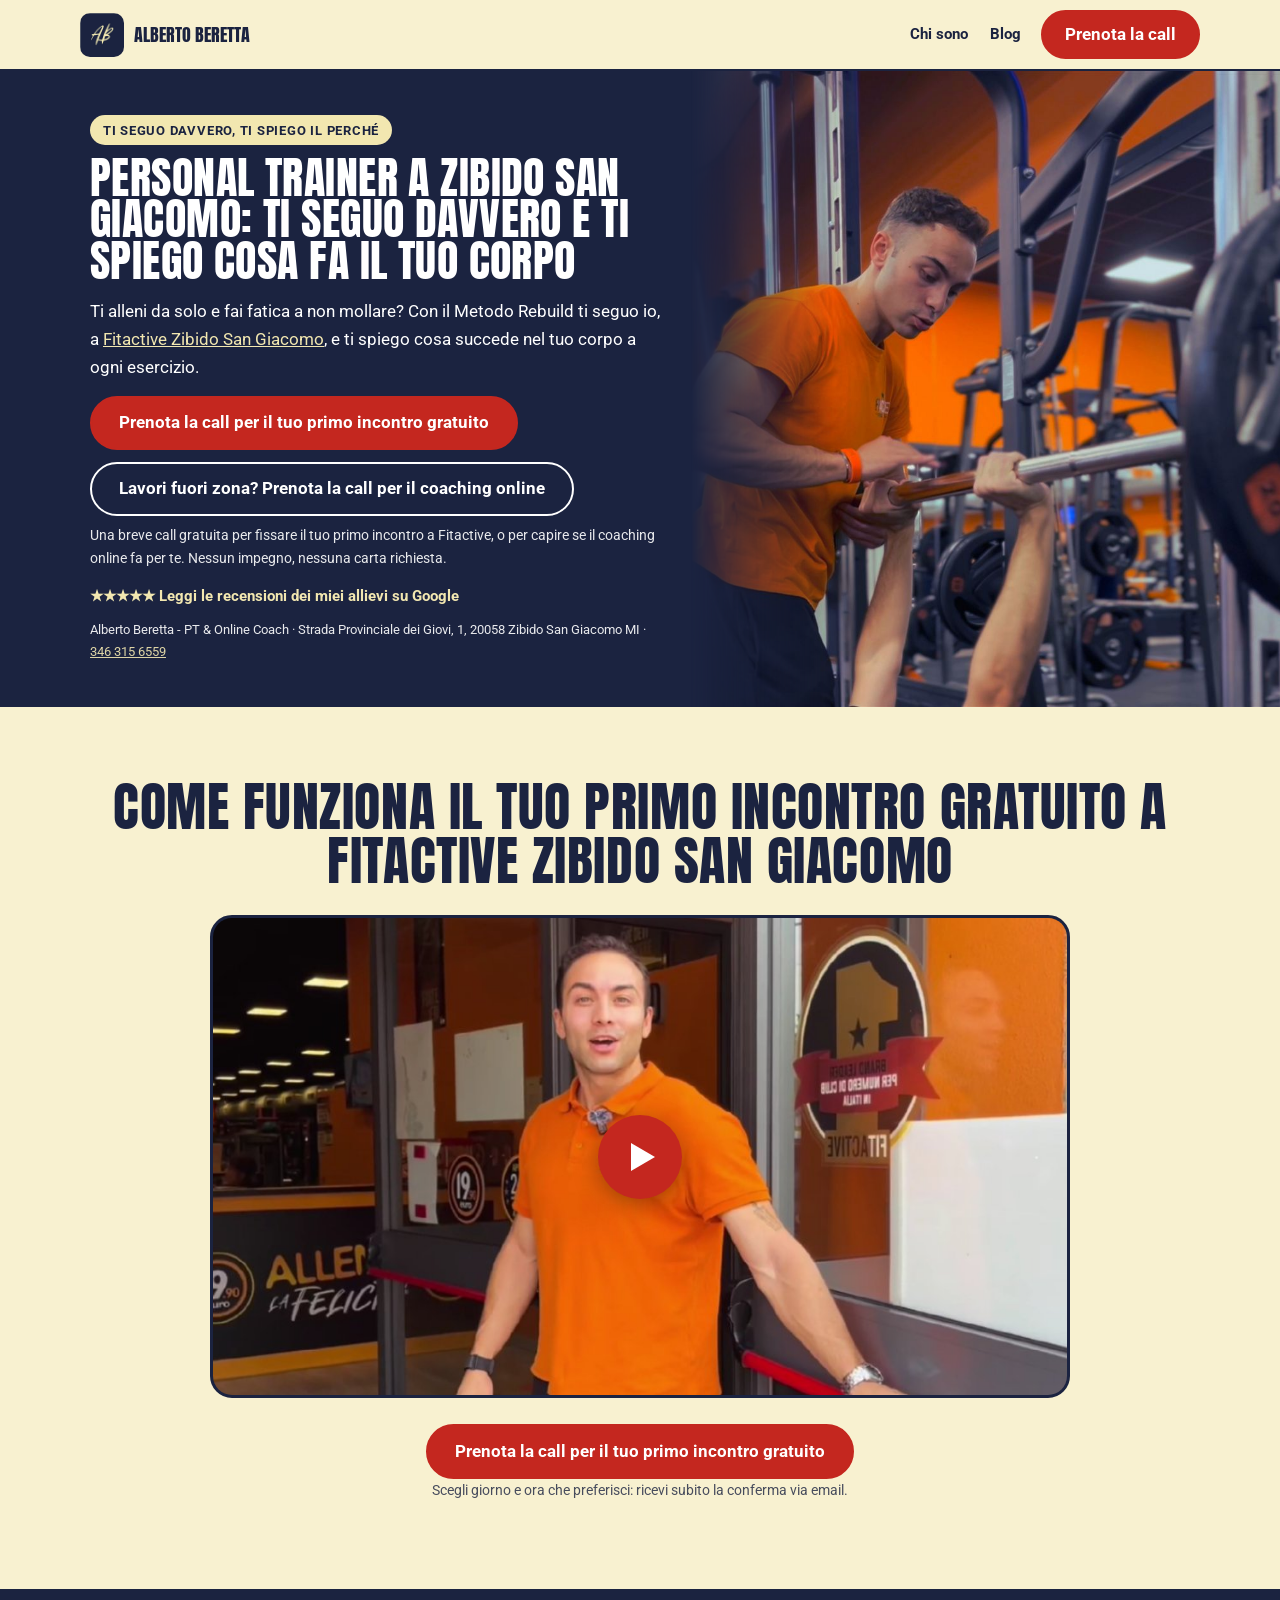
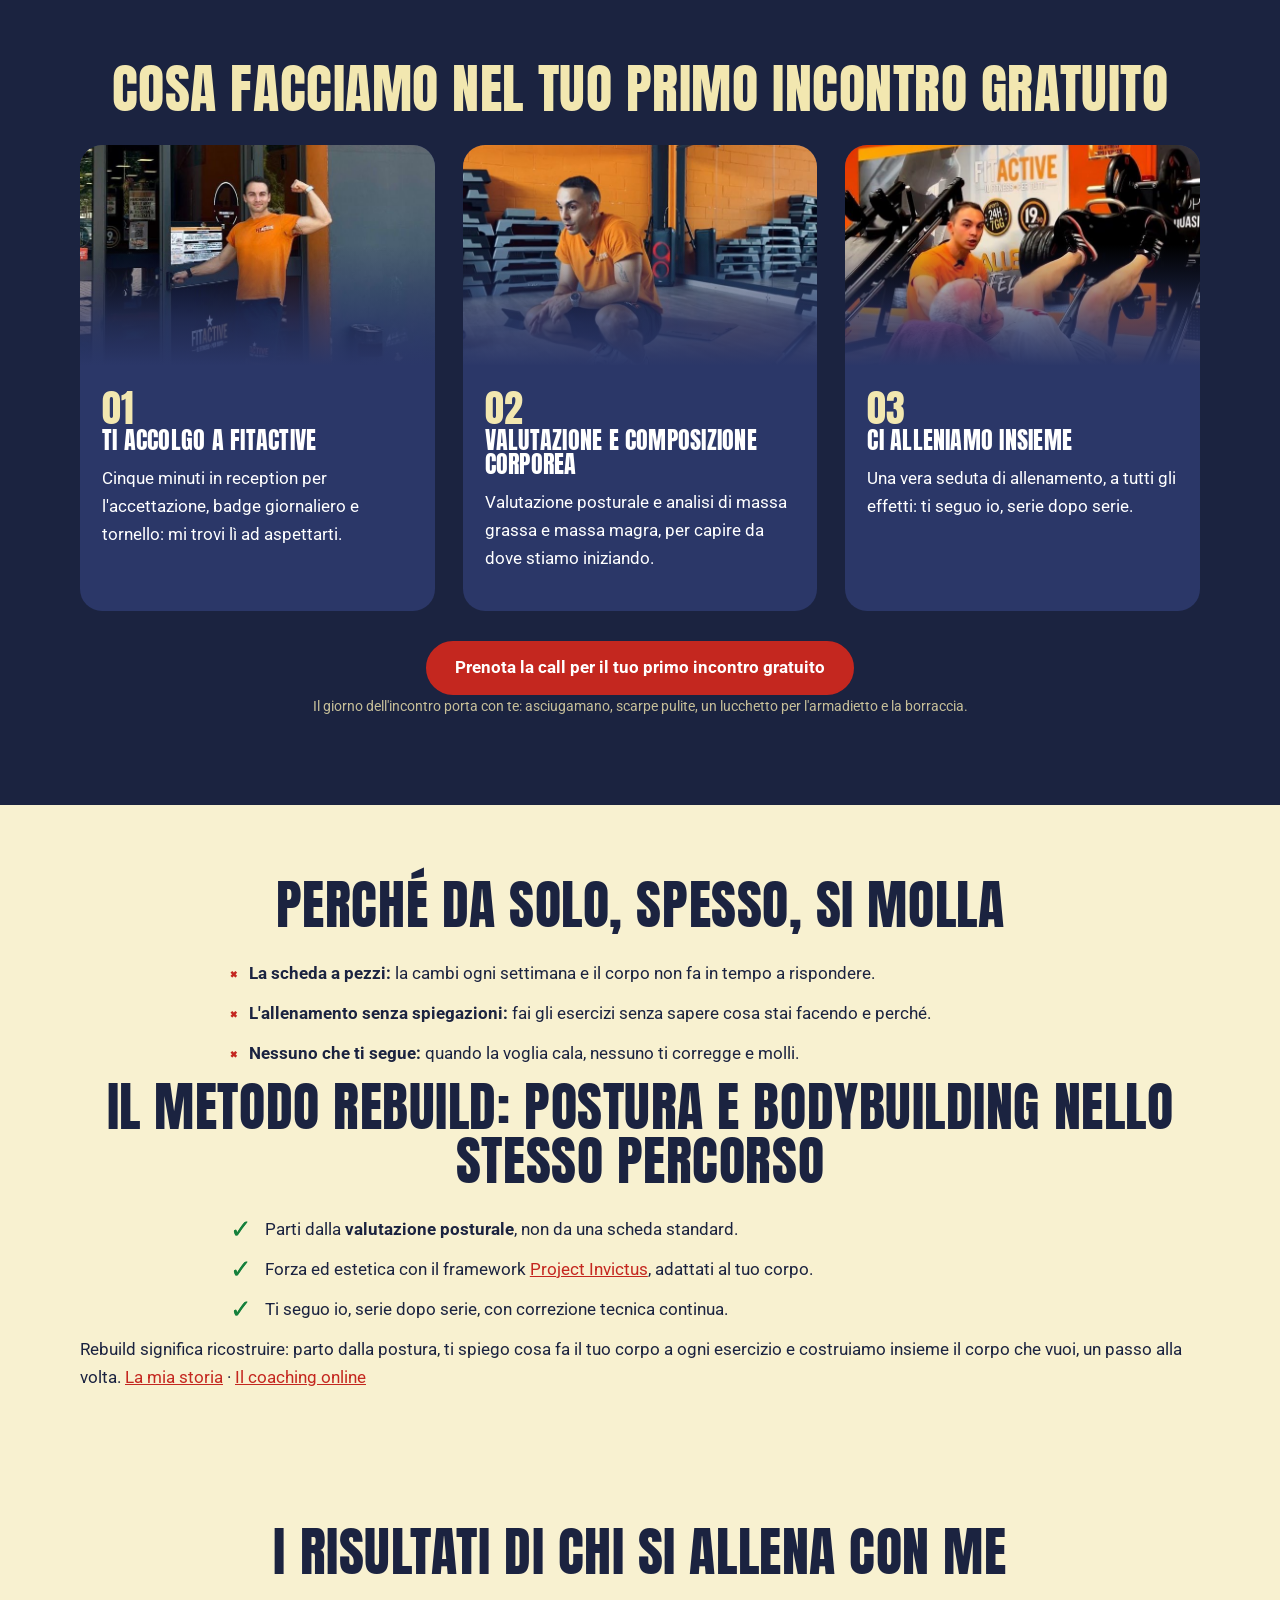
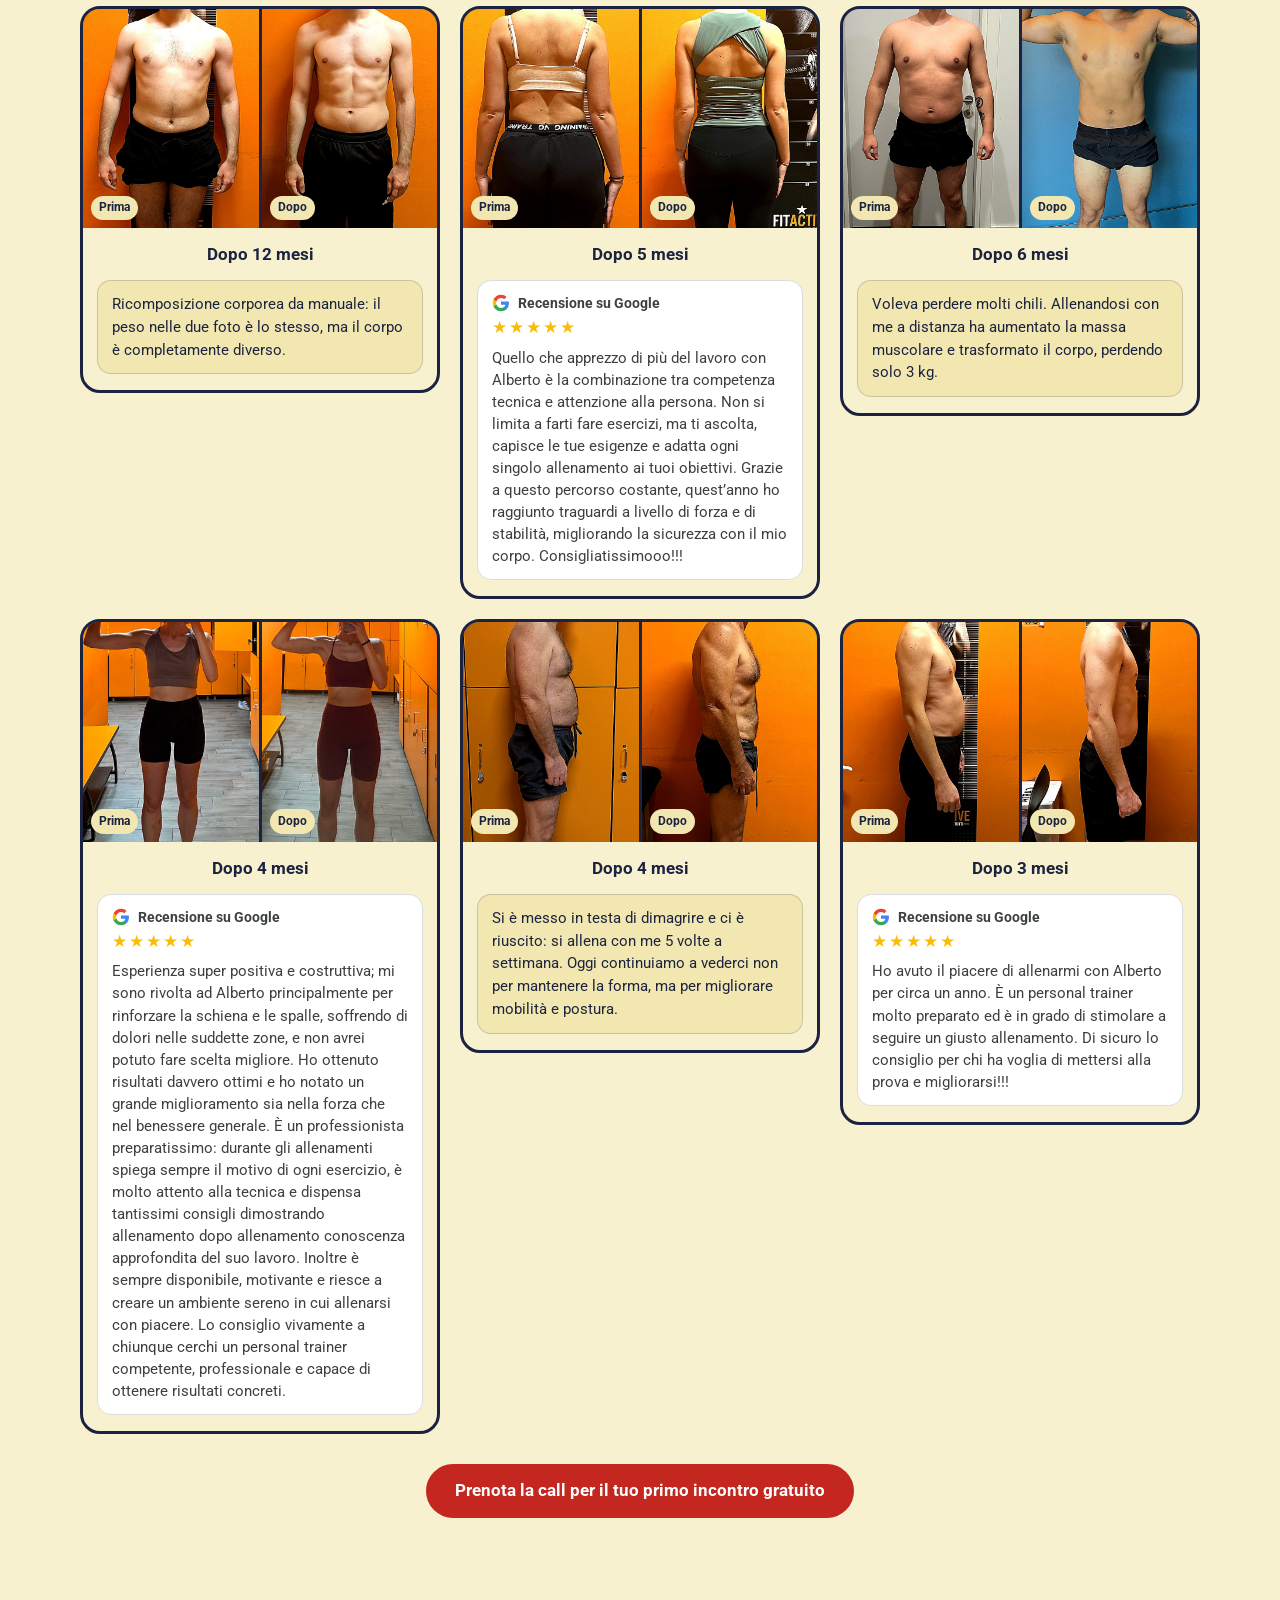
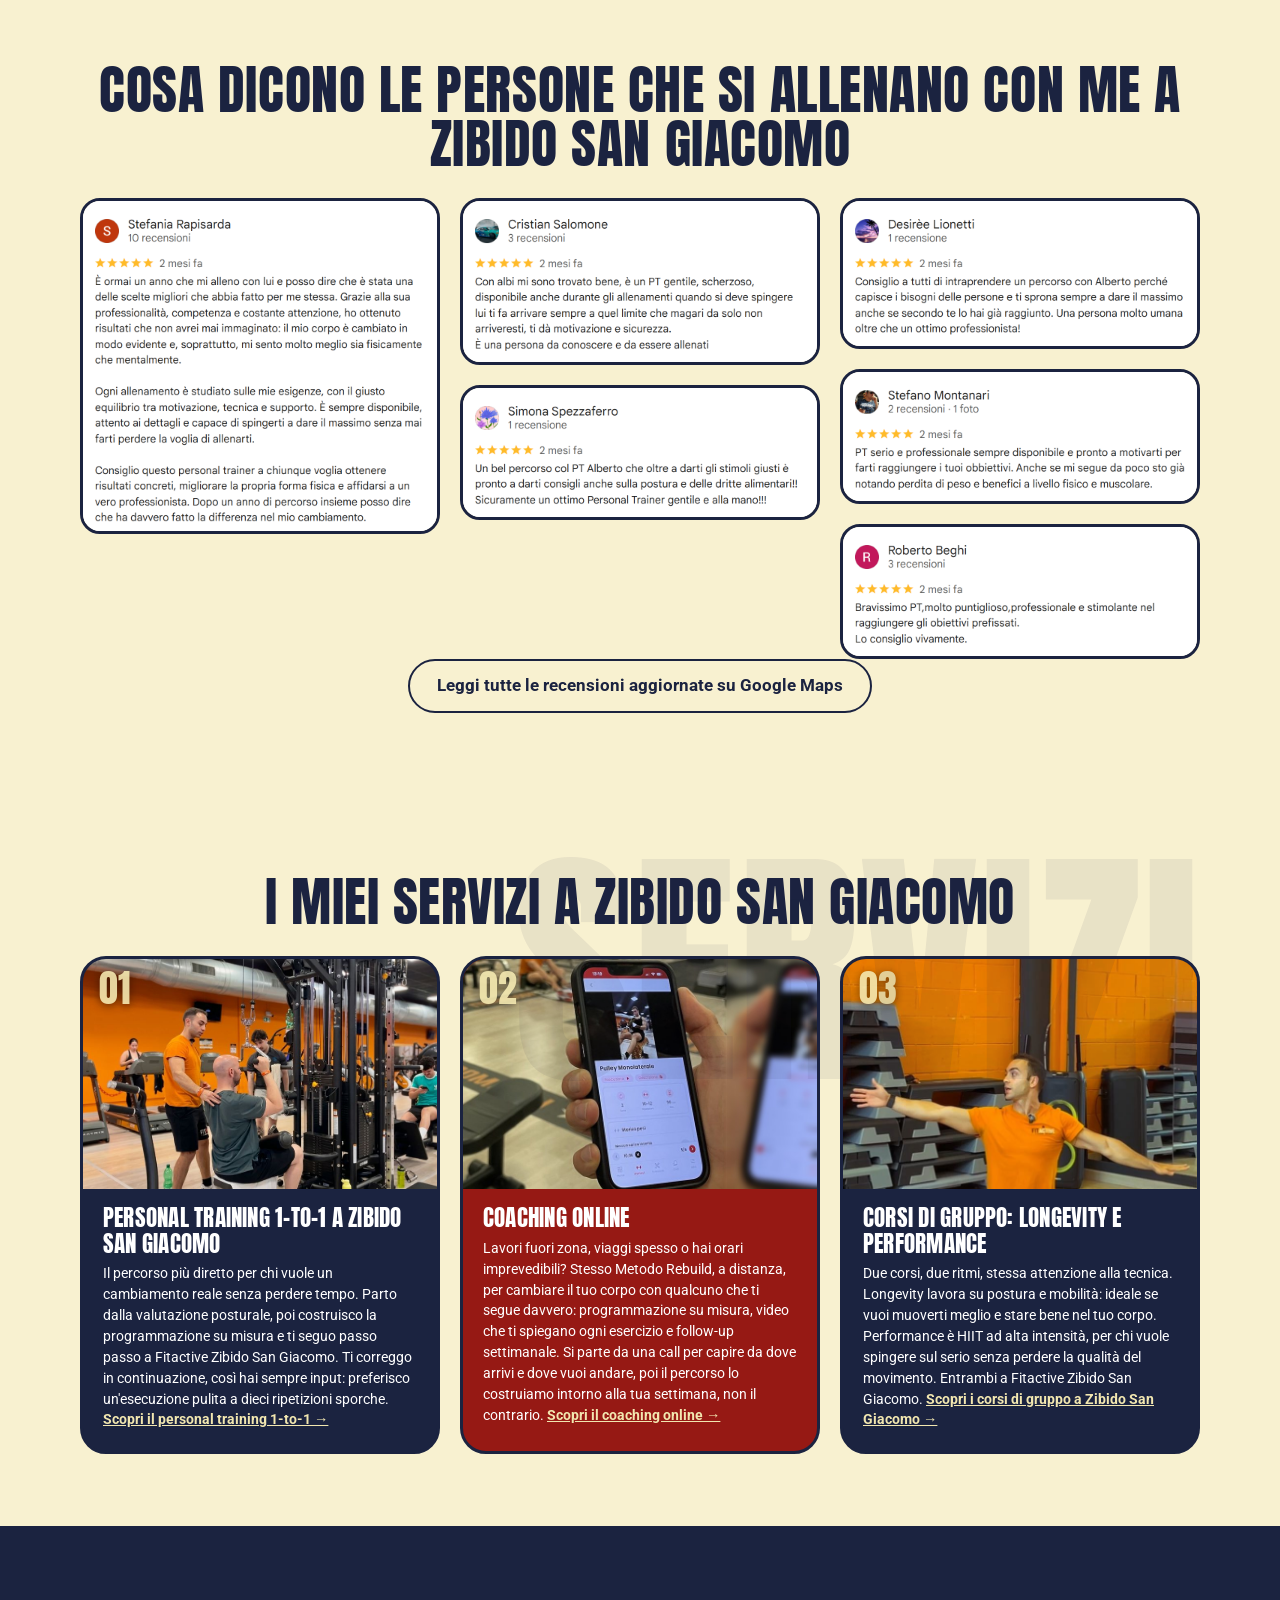
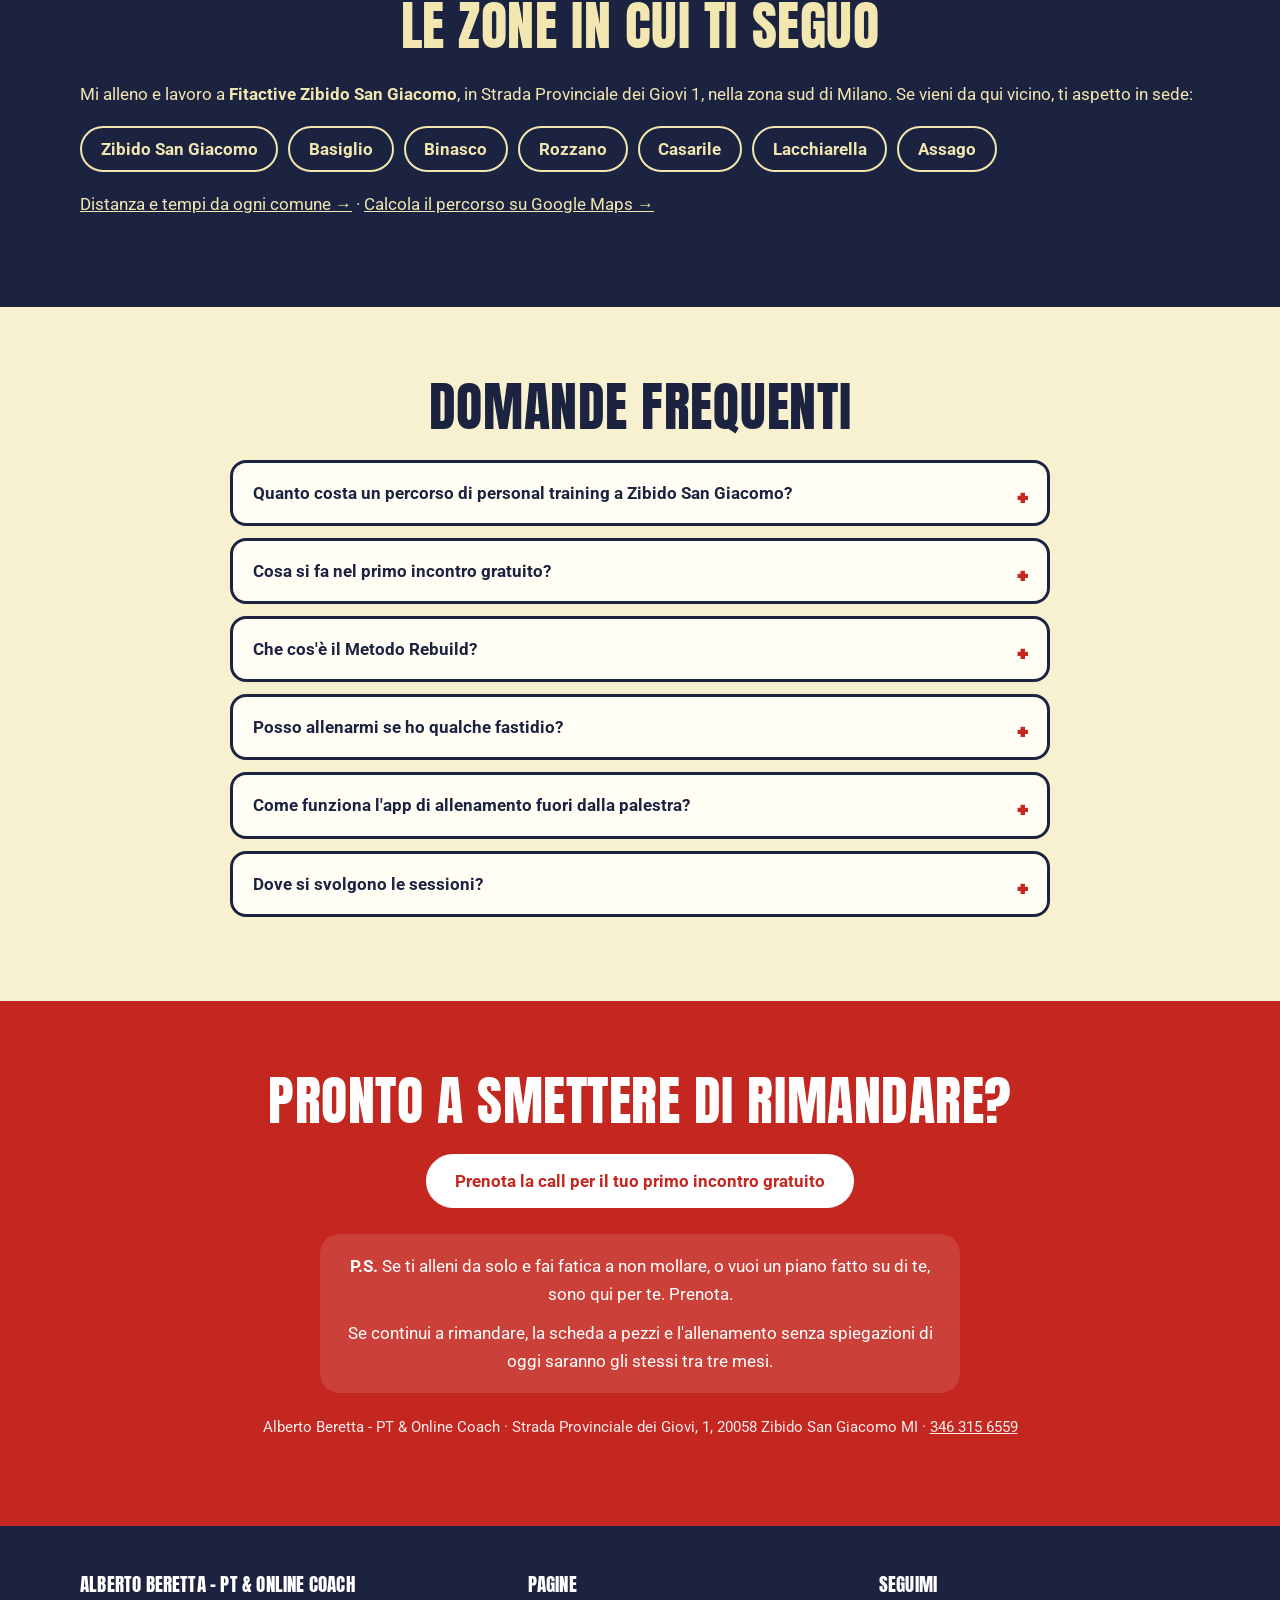
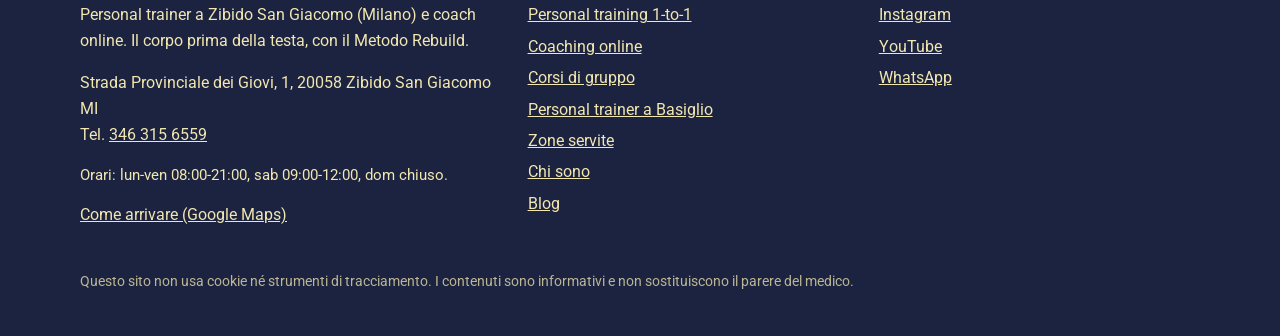
<file: index.html>
<!doctype html>
<html lang="it">
<head>
<meta charset="utf-8">
<meta name="viewport" content="width=device-width,initial-scale=1">
<title>Personal Trainer a Zibido San Giacomo | Alberto Beretta</title>
<meta name="description" content="Personal trainer a Zibido San Giacomo (Milano): ti seguo davvero e ti spiego cosa fa il tuo corpo, con il Metodo Rebuild. Primo incontro gratuito, anche coaching online.">
<link rel="canonical" href="https://albertoberettapt-beep.github.io/">
<meta name="theme-color" content="#1B2340">
<meta property="og:type" content="website">
<meta property="og:locale" content="it_IT">
<meta property="og:site_name" content="Alberto Beretta - Personal Trainer">
<meta property="og:title" content="Personal Trainer a Zibido San Giacomo | Alberto Beretta">
<meta property="og:description" content="Personal trainer a Zibido San Giacomo (Milano): ti seguo davvero e ti spiego cosa fa il tuo corpo, con il Metodo Rebuild. Primo incontro gratuito, anche coaching online.">
<meta property="og:url" content="https://albertoberettapt-beep.github.io/">
<meta property="og:image" content="https://albertoberettapt-beep.github.io/img/og.jpg">
<meta name="twitter:card" content="summary_large_image">
<link rel="icon" type="image/png" sizes="96x96" href="/img/logo-96.png">
<link rel="apple-touch-icon" href="/img/logo-180.png">
<link rel="preload" href="/fonts/anton-400.woff2" as="font" type="font/woff2" crossorigin>
<link rel="preload" href="/fonts/roboto-400.woff2" as="font" type="font/woff2" crossorigin>
<link rel="preload" href="/fonts/roboto-700.woff2" as="font" type="font/woff2" crossorigin>
<link rel="stylesheet" href="/css/style.css">
<script type="application/ld+json">{"@context":"https://schema.org","@type":"ProfessionalService","name":"Alberto Beretta - PT & Online Coach","description":"Personal trainer a Zibido San Giacomo e coach online: postura e forza con il Metodo Rebuild.","url":"https://albertoberettapt-beep.github.io/","telephone":"+39 346 315 6559","openingHoursSpecification":[{"@type":"OpeningHoursSpecification","dayOfWeek":["Monday","Tuesday","Wednesday","Thursday","Friday"],"opens":"08:00","closes":"21:00"},{"@type":"OpeningHoursSpecification","dayOfWeek":"Saturday","opens":"09:00","closes":"12:00"}],"image":"https://albertoberettapt-beep.github.io/img/og.jpg","address":{"@type":"PostalAddress","streetAddress":"Strada Provinciale dei Giovi, 1","postalCode":"20058","addressLocality":"Zibido San Giacomo","addressRegion":"MI","addressCountry":"IT"},"areaServed":["Zibido San Giacomo","Basiglio","Binasco","Rozzano","Casarile","Lacchiarella","Assago"],"sameAs":["https://www.instagram.com/alberto.beretta.pt/","https://www.youtube.com/@AlbertoBerettaPT"]}</script>
<script type="application/ld+json">{"@context":"https://schema.org","@type":"FAQPage","mainEntity":[{"@type":"Question","name":"Quanto costa un percorso di personal training a Zibido San Giacomo?","acceptedAnswer":{"@type":"Answer","text":"Dipende dalla durata del percorso (mensile, trimestrale o semestrale) e da quante volte a settimana ti alleni. Si parte sempre dal primo incontro gratuito: prenotalo qui e ti spiego i dettagli."}},{"@type":"Question","name":"Cosa si fa nel primo incontro gratuito?","acceptedAnswer":{"@type":"Answer","text":"Un\u0027analisi della composizione corporea (BIA), un check posturale, un test dei pattern di movimento e una vera seduta di allenamento insieme. Serve a costruire un programma su misura e a farti capire cosa fa il tuo corpo."}},{"@type":"Question","name":"Che cos\u0027è il Metodo Rebuild?","acceptedAnswer":{"@type":"Answer","text":"È il mio modo di lavorare: forza ed estetica unite al riequilibrio posturale. Prima guardo come ti muovi, poi costruisco la programmazione sul tuo tempo, con correzione tecnica continua in ogni sessione. Rebuild significa ricostruire: si parte dalla postura e ti spiego cosa fa il tuo corpo, così costruisci il cambiamento passo dopo passo."}},{"@type":"Question","name":"Posso allenarmi se ho qualche fastidio?","acceptedAnswer":{"@type":"Answer","text":"Spesso sì: guardo come ti muovi per capire mobilità e compensi e scelgo esercizi e carichi adatti. Non sono un fisioterapista e non sostituisco il medico: se hai dolore acuto o una patologia, ne parliamo prima con lui."}},{"@type":"Question","name":"Come funziona l\u0027app di allenamento fuori dalla palestra?","acceptedAnswer":{"@type":"Answer","text":"Ricevi la programmazione su un\u0027app dedicata, con video che spiegano ogni esercizio, e hai accesso al mio archivio video privato. Con il coaching online c\u0027è anche un follow-up settimanale."}},{"@type":"Question","name":"Dove si svolgono le sessioni?","acceptedAnswer":{"@type":"Answer","text":"In sede, a Fitactive Zibido San Giacomo (Strada Provinciale dei Giovi 1). Se sei fuori zona o hai orari imprevedibili, ti seguo online."}}]}</script>
</head>
<body>
<header class="top">
<div class="wrap">
<a class="brand" href="/"><img src="/img/logo-96.png" width="44" height="44" alt="Logo AB di Alberto Beretta, personal trainer"><span>Alberto Beretta</span></a>
<nav class="nav" aria-label="Principale">
<a href="/chi-sono/">Chi sono</a>
<a href="/blog/">Blog</a>
</nav>
<a class="btn" href="https://calendar.app.google/LnRXrri4bbH3p1468">Prenota la call</a>
</div>
</header>
<main id="main"><div class="hero hero-short">
<img class="hero-bg" src="/img/personal-trainer-zibido-san-giacomo-allenamento.jpg" width="1000" height="1000" alt="Alberto Beretta, personal trainer, durante un allenamento a Fitactive Zibido San Giacomo" fetchpriority="high" style="object-position:50% 12%">
<div class="wrap hero-in">
<p class="eyebrow eb-d">Ti seguo davvero, ti spiego il perch&eacute;</p>
<h1>Personal trainer a Zibido San Giacomo: ti seguo davvero e ti spiego cosa fa il tuo corpo</h1>
<div class="hero-copy">
<p class="lead-sub">Ti alleni da solo e fai fatica a non mollare? Con il Metodo Rebuild ti seguo io, a <a href="https://www.fitactive.it/i-club/zibido.php" rel="noopener">Fitactive Zibido San Giacomo</a>, e ti spiego cosa succede nel tuo corpo a ogni esercizio.</p>
<div class="cta-row"><a class="btn" href="https://calendar.app.google/LnRXrri4bbH3p1468">Prenota la call per il tuo primo incontro gratuito</a><a class="btn line" href="https://calendar.app.google/tRXcow6td5LZGSv19">Lavori fuori zona? Prenota la call per il coaching online</a></div>
<p class="note">Una breve call gratuita per fissare il tuo primo incontro a Fitactive, o per capire se il coaching online fa per te. Nessun impegno, nessuna carta richiesta.</p>
<p class="proof"><a href="https://www.google.com/maps/search/?api=1&amp;query=Alberto+Beretta+PT+%26+Online+Coach+Zibido+San+Giacomo" rel="noopener"><span aria-hidden="true">&#9733;&#9733;&#9733;&#9733;&#9733;</span> Leggi le recensioni dei miei allievi su Google</a></p>
<p class="nap">Alberto Beretta - PT &amp; Online Coach &middot; Strada Provinciale dei Giovi, 1, 20058 Zibido San Giacomo MI &middot; <a href="tel:+393463156559">346 315 6559</a></p>
</div>
</div>
</div>

<section class="vsl"><div class="wrap">
<h2>Come funziona il tuo primo incontro gratuito a Fitactive Zibido San Giacomo</h2>
<div class="video" data-yt="3Lp50tW4vwk"><button type="button" class="vplay" aria-label="Guarda il video: il tuo primo incontro gratuito a Fitactive Zibido San Giacomo"><img src="/img/video-prova-gratuita-fitactive-zibido-san-giacomo.jpg" width="1000" height="562" loading="lazy" alt="Alberto Beretta ti accoglie all'ingresso di Fitactive Zibido San Giacomo"><span class="pbtn" aria-hidden="true"></span></button></div>
<noscript><p class="note"><a href="https://youtu.be/3Lp50tW4vwk" rel="noopener">Guarda il video su YouTube</a></p></noscript>
<div class="cta-row"><a class="btn" href="https://calendar.app.google/LnRXrri4bbH3p1468">Prenota la call per il tuo primo incontro gratuito</a></div>
<p class="note">Scegli giorno e ora che preferisci: ricevi subito la conferma via email.</p>
</div></section>

<section class="band"><div class="wrap">
<h2>Cosa facciamo nel tuo primo incontro gratuito</h2>
<div class="steps fotoalto">
<div class="step"><img class="bg" src="/img/fitactive-zibido-san-giacomo-ingresso.jpg" alt="Alberto Beretta ti aspetta all'ingresso di Fitactive Zibido San Giacomo" width="742" height="742" loading="lazy" style="object-position:50% 0"><b>01</b><h3>Ti accolgo a Fitactive</h3><p>Cinque minuti in reception per l'accettazione, badge giornaliero e tornello: mi trovi l&igrave; ad aspettarti.</p></div>
<div class="step"><img class="bg" src="/img/valutazione-posturale-zibido-san-giacomo.jpg" alt="Alberto Beretta spiega la valutazione posturale gratuita a Fitactive Zibido San Giacomo" width="1000" height="462" loading="lazy" style="object-position:35% 50%"><b>02</b><h3>Valutazione e composizione corporea</h3><p>Valutazione posturale e analisi di massa grassa e massa magra, per capire da dove stiamo iniziando.</p></div>
<div class="step"><img class="bg" src="/img/allenamento-leg-press-fitactive-zibido-san-giacomo.jpg" alt="Alberto Beretta segue un allievo alla leg press a Fitactive Zibido San Giacomo" width="720" height="720" loading="lazy" style="object-position:50% 70%"><b>03</b><h3>Ci alleniamo insieme</h3><p>Una vera seduta di allenamento, a tutti gli effetti: ti seguo io, serie dopo serie.</p></div>
</div>
<div class="cta-row"><a class="btn" href="https://calendar.app.google/LnRXrri4bbH3p1468">Prenota la call per il tuo primo incontro gratuito</a></div>
<p class="note">Il giorno dell'incontro porta con te: asciugamano, scarpe pulite, un lucchetto per l'armadietto e la borraccia.</p>
</div></section>

<section><div class="wrap">
<h2>Perch&eacute; da solo, spesso, si molla</h2>
<ul class="xlist on-light">
<li><b>La scheda a pezzi:</b> la cambi ogni settimana e il corpo non fa in tempo a rispondere.</li>
<li><b>L'allenamento senza spiegazioni:</b> fai gli esercizi senza sapere cosa stai facendo e perch&eacute;.</li>
<li><b>Nessuno che ti segue:</b> quando la voglia cala, nessuno ti corregge e molli.</li>
</ul>
<h2 class="sub-h">Il Metodo Rebuild: postura e bodybuilding nello stesso percorso</h2>
<ul class="vlist on-light">
<li>Parti dalla <b>valutazione posturale</b>, non da una scheda standard.</li>
<li>Forza ed estetica con il framework <a href="https://www.academyinvictus.it/albo/" rel="noopener">Project Invictus</a>, adattati al tuo corpo.</li>
<li>Ti seguo io, serie dopo serie, con correzione tecnica continua.</li>
</ul>
<p class="on-light">Rebuild significa ricostruire: parto dalla postura, ti spiego cosa fa il tuo corpo a ogni esercizio e costruiamo insieme il corpo che vuoi, un passo alla volta. <a href="/chi-sono/">La mia storia</a> &middot; <a href="/coaching-online/">Il coaching online</a></p>
</div></section>

<section class="results"><div class="wrap">
<h2>I risultati di chi si allena con me</h2>
<div class="ba-grid">
<div class="ba"><div class="pair"><figure><img loading="lazy" src="/img/coaching-online-risultato-allievo-2-prima.jpg" width="600" height="750" alt="Allievo di Alberto Beretta prima di 12 mesi di percorso"><figcaption class="tag">Prima</figcaption></figure><figure><img loading="lazy" src="/img/coaching-online-risultato-allievo-2-dopo.jpg" width="600" height="750" alt="Stesso allievo dopo 12 mesi di percorso con Alberto Beretta"><figcaption class="tag">Dopo</figcaption></figure></div><p class="cap">Dopo 12 mesi</p><div class="acomment"><p>Ricomposizione corporea da manuale: il peso nelle due foto &egrave; lo stesso, ma il corpo &egrave; completamente diverso.</p></div></div>
<div class="ba"><div class="pair"><figure><img src="/img/coaching-online-risultato-allievo-3-prima.jpg" width="600" height="750" loading="lazy" alt="Allieva del coaching online prima di 5 mesi di percorso"><figcaption class="tag">Prima</figcaption></figure><figure><img src="/img/coaching-online-risultato-allievo-3-dopo.jpg" width="600" height="750" loading="lazy" alt="Stessa allieva dopo 5 mesi di percorso con Alberto Beretta"><figcaption class="tag">Dopo</figcaption></figure></div><p class="cap">Dopo 5 mesi</p><div class="greview"><div class="ghead"><svg aria-hidden="true" width="18" height="18" viewBox="0 0 24 24"><path fill="#4285F4" d="M22.56 12.25c0-.78-.07-1.53-.2-2.25H12v4.26h5.92c-.26 1.37-1.04 2.53-2.21 3.31v2.77h3.57c2.08-1.92 3.28-4.74 3.28-8.09z"/><path fill="#34A853" d="M12 23c2.97 0 5.46-.98 7.28-2.66l-3.57-2.77c-.98.66-2.23 1.06-3.71 1.06-2.86 0-5.29-1.93-6.16-4.53H2.18v2.84C3.99 20.53 7.7 23 12 23z"/><path fill="#FBBC05" d="M5.84 14.09c-.22-.66-.35-1.36-.35-2.09s.13-1.43.35-2.09V7.07H2.18C1.43 8.55 1 10.22 1 12s.43 3.45 1.18 4.93l2.85-2.22.81-.62z"/><path fill="#EA4335" d="M12 5.38c1.62 0 3.06.56 4.21 1.64l3.15-3.15C17.45 2.09 14.97 1 12 1 7.7 1 3.99 3.47 2.18 7.07l3.66 2.84c.87-2.6 3.3-4.53 6.16-4.53z"/></svg><span>Recensione su Google</span></div><div class="gstars" aria-label="5 stelle su 5">&#9733;&#9733;&#9733;&#9733;&#9733;</div><p>Quello che apprezzo di pi&ugrave; del lavoro con Alberto &egrave; la combinazione tra competenza tecnica e attenzione alla persona. Non si limita a farti fare esercizi, ma ti ascolta, capisce le tue esigenze e adatta ogni singolo allenamento ai tuoi obiettivi. Grazie a questo percorso costante, quest&rsquo;anno ho raggiunto traguardi a livello di forza e di stabilit&agrave;, migliorando la sicurezza con il mio corpo. Consigliatissimooo!!!</p></div></div>
<div class="ba"><div class="pair"><figure><img src="/img/coaching-online-risultato-allievo-5-prima.jpg" width="600" height="750" loading="lazy" alt="Allievo di Alberto Beretta prima di 6 mesi di percorso"><figcaption class="tag">Prima</figcaption></figure><figure><img src="/img/coaching-online-risultato-allievo-5-dopo.jpg" width="600" height="750" loading="lazy" alt="Stesso allievo dopo 6 mesi di percorso con Alberto Beretta"><figcaption class="tag">Dopo</figcaption></figure></div><p class="cap">Dopo 6 mesi</p><div class="acomment"><p>Voleva perdere molti chili. Allenandosi con me a distanza ha aumentato la massa muscolare e trasformato il corpo, perdendo solo 3 kg.</p></div></div>
<div class="ba"><div class="pair"><figure><img src="/img/coaching-online-risultato-allievo-4-prima.jpg" width="600" height="750" loading="lazy" alt="Allieva del coaching online prima di 4 mesi di percorso"><figcaption class="tag">Prima</figcaption></figure><figure><img src="/img/coaching-online-risultato-allievo-4-dopo.jpg" width="600" height="750" loading="lazy" alt="Stessa allieva dopo 4 mesi di percorso con Alberto Beretta"><figcaption class="tag">Dopo</figcaption></figure></div><p class="cap">Dopo 4 mesi</p><div class="greview"><div class="ghead"><svg aria-hidden="true" width="18" height="18" viewBox="0 0 24 24"><path fill="#4285F4" d="M22.56 12.25c0-.78-.07-1.53-.2-2.25H12v4.26h5.92c-.26 1.37-1.04 2.53-2.21 3.31v2.77h3.57c2.08-1.92 3.28-4.74 3.28-8.09z"/><path fill="#34A853" d="M12 23c2.97 0 5.46-.98 7.28-2.66l-3.57-2.77c-.98.66-2.23 1.06-3.71 1.06-2.86 0-5.29-1.93-6.16-4.53H2.18v2.84C3.99 20.53 7.7 23 12 23z"/><path fill="#FBBC05" d="M5.84 14.09c-.22-.66-.35-1.36-.35-2.09s.13-1.43.35-2.09V7.07H2.18C1.43 8.55 1 10.22 1 12s.43 3.45 1.18 4.93l2.85-2.22.81-.62z"/><path fill="#EA4335" d="M12 5.38c1.62 0 3.06.56 4.21 1.64l3.15-3.15C17.45 2.09 14.97 1 12 1 7.7 1 3.99 3.47 2.18 7.07l3.66 2.84c.87-2.6 3.3-4.53 6.16-4.53z"/></svg><span>Recensione su Google</span></div><div class="gstars" aria-label="5 stelle su 5">&#9733;&#9733;&#9733;&#9733;&#9733;</div><p>Esperienza super positiva e costruttiva; mi sono rivolta ad Alberto principalmente per rinforzare la schiena e le spalle, soffrendo di dolori nelle suddette zone, e non avrei potuto fare scelta migliore. Ho ottenuto risultati davvero ottimi e ho notato un grande miglioramento sia nella forza che nel benessere generale. &Egrave; un professionista preparatissimo: durante gli allenamenti spiega sempre il motivo di ogni esercizio, &egrave; molto attento alla tecnica e dispensa tantissimi consigli dimostrando allenamento dopo allenamento conoscenza approfondita del suo lavoro. Inoltre &egrave; sempre disponibile, motivante e riesce a creare un ambiente sereno in cui allenarsi con piacere. Lo consiglio vivamente a chiunque cerchi un personal trainer competente, professionale e capace di ottenere risultati concreti.</p></div></div>
<div class="ba"><div class="pair"><figure><img loading="lazy" src="/img/coaching-online-risultato-allievo-1-prima.jpg" width="600" height="750" alt="Allievo di Alberto Beretta prima di 4 mesi di percorso"><figcaption class="tag">Prima</figcaption></figure><figure><img loading="lazy" src="/img/coaching-online-risultato-allievo-1-dopo.jpg" width="600" height="750" alt="Stesso allievo dopo 4 mesi di percorso con Alberto Beretta"><figcaption class="tag">Dopo</figcaption></figure></div><p class="cap">Dopo 4 mesi</p><div class="acomment"><p>Si &egrave; messo in testa di dimagrire e ci &egrave; riuscito: si allena con me 5 volte a settimana. Oggi continuiamo a vederci non per mantenere la forma, ma per migliorare mobilit&agrave; e postura.</p></div></div>
<div class="ba"><div class="pair"><figure><img src="/img/coaching-online-risultato-allievo-6-prima.jpg" width="600" height="750" loading="lazy" alt="Allievo di Alberto Beretta prima di 3 mesi di percorso"><figcaption class="tag">Prima</figcaption></figure><figure><img src="/img/coaching-online-risultato-allievo-6-dopo.jpg" width="600" height="750" loading="lazy" alt="Stesso allievo dopo 3 mesi di percorso con Alberto Beretta"><figcaption class="tag">Dopo</figcaption></figure></div><p class="cap">Dopo 3 mesi</p><div class="greview"><div class="ghead"><svg aria-hidden="true" width="18" height="18" viewBox="0 0 24 24"><path fill="#4285F4" d="M22.56 12.25c0-.78-.07-1.53-.2-2.25H12v4.26h5.92c-.26 1.37-1.04 2.53-2.21 3.31v2.77h3.57c2.08-1.92 3.28-4.74 3.28-8.09z"/><path fill="#34A853" d="M12 23c2.97 0 5.46-.98 7.28-2.66l-3.57-2.77c-.98.66-2.23 1.06-3.71 1.06-2.86 0-5.29-1.93-6.16-4.53H2.18v2.84C3.99 20.53 7.7 23 12 23z"/><path fill="#FBBC05" d="M5.84 14.09c-.22-.66-.35-1.36-.35-2.09s.13-1.43.35-2.09V7.07H2.18C1.43 8.55 1 10.22 1 12s.43 3.45 1.18 4.93l2.85-2.22.81-.62z"/><path fill="#EA4335" d="M12 5.38c1.62 0 3.06.56 4.21 1.64l3.15-3.15C17.45 2.09 14.97 1 12 1 7.7 1 3.99 3.47 2.18 7.07l3.66 2.84c.87-2.6 3.3-4.53 6.16-4.53z"/></svg><span>Recensione su Google</span></div><div class="gstars" aria-label="5 stelle su 5">&#9733;&#9733;&#9733;&#9733;&#9733;</div><p>Ho avuto il piacere di allenarmi con Alberto per circa un anno. &Egrave; un personal trainer molto preparato ed &egrave; in grado di stimolare a seguire un giusto allenamento. Di sicuro lo consiglio per chi ha voglia di mettersi alla prova e migliorarsi!!!</p></div></div>
</div>
<div class="cta-row"><a class="btn" href="https://calendar.app.google/LnRXrri4bbH3p1468">Prenota la call per il tuo primo incontro gratuito</a></div>
</div></section>

<section><div class="wrap">
<h2>Cosa dicono le persone che si allenano con me a Zibido San Giacomo</h2>
<div class="reviews">
<figure><img src="/img/recensione-google-stefania-personal-trainer-zibido-san-giacomo.png" width="944" height="880" loading="lazy" alt="Recensione Google di Stefania Rapisarda, 5 stelle: dopo un anno di allenamento con Alberto, risultati che non avrei mai immaginato, ogni allenamento studiato sulle mie esigenze con il giusto equilibrio tra motivazione, tecnica e supporto."></figure>
<figure><img src="/img/recensione-google-cristian-personal-trainer-zibido-san-giacomo.png" width="944" height="428" loading="lazy" alt="Recensione Google di Cristian Salomone, 5 stelle: PT gentile, scherzoso, disponibile, ti fa arrivare a quel limite che da solo non raggiungeresti e ti dà motivazione e sicurezza."></figure>
<figure><img src="/img/recensione-google-simona-personal-trainer-zibido-san-giacomo.png" width="944" height="344" loading="lazy" alt="Recensione Google di Simona Spezzaferro, 5 stelle: un bel percorso con il PT Alberto, stimoli giusti e consigli sulla postura e sull'alimentazione."></figure>
<figure><img src="/img/recensione-google-desiree-personal-trainer-zibido-san-giacomo.png" width="944" height="386" loading="lazy" alt="Recensione Google di Desirèe Lionetti, 5 stelle: capisce i bisogni delle persone e ti sprona sempre a dare il massimo, una persona molto umana oltre che un ottimo professionista."></figure>
<figure><img src="/img/recensione-google-stefano-personal-trainer-zibido-san-giacomo.png" width="944" height="344" loading="lazy" alt="Recensione Google di Stefano Montanari, 5 stelle: PT serio e professionale, sempre disponibile, già perdita di peso e benefici a livello fisico e muscolare."></figure>
<figure><img src="/img/recensione-google-roberto-personal-trainer-zibido-san-giacomo.png" width="944" height="344" loading="lazy" alt="Recensione Google di Roberto Beghi, 5 stelle: bravissimo PT, puntiglioso, professionale e stimolante nel raggiungere gli obiettivi prefissati."></figure>
</div>
<p class="gmaplink"><a class="btn line" href="https://www.google.com/maps/search/?api=1&amp;query=Alberto+Beretta+PT+%26+Online+Coach+Zibido+San+Giacomo" rel="noopener">Leggi tutte le recensioni aggiornate su Google Maps</a></p>
</div></section>

<section><div class="wrap ghost-wrap" data-ghost="Servizi">
<h2>I miei servizi a Zibido San Giacomo</h2>
<div class="cards tall long">
<div class="card c1"><img class="bg" src="/img/personal-training-1to1-zibido-san-giacomo.jpg" alt="Alberto Beretta corregge la tecnica di un allievo al cavo durante il personal training 1-to-1" width="1000" height="563" loading="lazy" style="object-position:35% 40%"><span class="n">01</span><h3>Personal Training 1-to-1 a Zibido San Giacomo</h3><p>Il percorso più diretto per chi vuole un cambiamento reale senza perdere tempo. Parto dalla valutazione posturale, poi costruisco la programmazione su misura e ti seguo passo passo a Fitactive Zibido San Giacomo. Ti correggo in continuazione, così hai sempre input: preferisco un'esecuzione pulita a dieci ripetizioni sporche. <a class="go" href="/personal-training-zibido-san-giacomo/">Scopri il personal training 1-to-1 &rarr;</a></p></div>
<div class="card c2"><img class="bg" src="/img/app-allenamento-coaching-online-centrato.jpg" alt="Smartphone con l'app di allenamento del coaching online aperta su un esercizio, in sala pesi a Fitactive" width="760" height="562" loading="lazy"><span class="n">02</span><h3>Coaching Online</h3><p>Lavori fuori zona, viaggi spesso o hai orari imprevedibili? Stesso Metodo Rebuild, a distanza, per cambiare il tuo corpo con qualcuno che ti segue davvero: programmazione su misura, video che ti spiegano ogni esercizio e follow-up settimanale. Si parte da una call per capire da dove arrivi e dove vuoi andare, poi il percorso lo costruiamo intorno alla tua settimana, non il contrario. <a class="go" href="/coaching-online/">Scopri il coaching online &rarr;</a></p></div>
<div class="card c3"><img class="bg" src="/img/corsi-di-gruppo-zibido-san-giacomo.jpg" alt="Alberto Beretta guida un corso di gruppo di mobilità a Fitactive Zibido San Giacomo" width="720" height="1280" loading="lazy" style="object-position:50% 80%"><span class="n">03</span><h3>Corsi di gruppo: Longevity e Performance</h3><p>Due corsi, due ritmi, stessa attenzione alla tecnica. Longevity lavora su postura e mobilità: ideale se vuoi muoverti meglio e stare bene nel tuo corpo. Performance è HIIT ad alta intensità, per chi vuole spingere sul serio senza perdere la qualità del movimento. Entrambi a Fitactive Zibido San Giacomo. <a class="go" href="/corsi-di-gruppo-zibido-san-giacomo/">Scopri i corsi di gruppo a Zibido San Giacomo &rarr;</a></p></div>
</div>
</div></section>

<section class="band"><div class="wrap">
<h2>Le zone in cui ti seguo</h2>
<p>Mi alleno e lavoro a <strong>Fitactive Zibido San Giacomo</strong>, in Strada Provinciale dei Giovi 1, nella zona sud di Milano. Se vieni da qui vicino, ti aspetto in sede:</p>
<ul class="chips">
<li><a href="/zone-servite/#zibido-san-giacomo">Zibido San Giacomo</a></li>
<li><a href="/personal-trainer-basiglio/">Basiglio</a></li>
<li><a href="/zone-servite/#binasco">Binasco</a></li>
<li><a href="/zone-servite/#rozzano">Rozzano</a></li>
<li><a href="/zone-servite/#casarile">Casarile</a></li>
<li><a href="/zone-servite/#lacchiarella">Lacchiarella</a></li>
<li><a href="/zone-servite/#assago">Assago</a></li>
</ul>
<p><a href="/zone-servite/">Distanza e tempi da ogni comune &rarr;</a> &middot; <a href="https://www.google.com/maps/dir/?api=1&destination=Strada+Provinciale+dei+Giovi+1+20058+Zibido+San+Giacomo">Calcola il percorso su Google Maps &rarr;</a></p>
</div></section>

<section><div class="wrap">
<h2>Domande frequenti</h2>
<details><summary>Quanto costa un percorso di personal training a Zibido San Giacomo?</summary><p>Dipende dalla durata del percorso (mensile, trimestrale o semestrale) e da quante volte a settimana ti alleni. Si parte sempre dal primo incontro gratuito: <a href="https://calendar.app.google/LnRXrri4bbH3p1468">prenotalo qui</a> e ti spiego i dettagli.</p></details>
<details><summary>Cosa si fa nel primo incontro gratuito?</summary><p>Un'analisi della composizione corporea (BIA), un check posturale, un test dei pattern di movimento e una vera seduta di allenamento insieme. Serve a costruire un programma su misura e a farti capire cosa fa il tuo corpo.</p></details>
<details><summary>Che cos'è il Metodo Rebuild?</summary><p>È il mio modo di lavorare: forza ed estetica unite al riequilibrio posturale. Prima guardo come ti muovi, poi costruisco la programmazione sul tuo tempo, con correzione tecnica continua in ogni sessione. Rebuild significa ricostruire: si parte dalla postura e ti spiego cosa fa il tuo corpo, così costruisci il cambiamento passo dopo passo.</p></details>
<details><summary>Posso allenarmi se ho qualche fastidio?</summary><p>Spesso s&igrave;: guardo come ti muovi per capire mobilit&agrave; e compensi e scelgo esercizi e carichi adatti. Non sono un fisioterapista e non sostituisco il medico: se hai dolore acuto o una patologia, ne parliamo prima con lui.</p></details>
<details><summary>Come funziona l'app di allenamento fuori dalla palestra?</summary><p>Ricevi la programmazione su un'app dedicata, con video che spiegano ogni esercizio, e hai accesso al mio archivio video privato. Con il <a href="/coaching-online/">coaching online</a> c'è anche un follow-up settimanale.</p></details>
<details><summary>Dove si svolgono le sessioni?</summary><p>In sede, a Fitactive Zibido San Giacomo (Strada Provinciale dei Giovi 1). Se sei fuori zona o hai orari imprevedibili, ti seguo online.</p></details>
</div></section>

<section class="final"><div class="wrap">
<h2>Pronto a smettere di rimandare?</h2>
<div class="cta-row" style="justify-content:center"><a class="btn" href="https://calendar.app.google/LnRXrri4bbH3p1468">Prenota la call per il tuo primo incontro gratuito</a></div>
<div class="ps"><p><b>P.S.</b> Se ti alleni da solo e fai fatica a non mollare, o vuoi un piano fatto su di te, sono qui per te. Prenota.</p><p>Se continui a rimandare, la scheda a pezzi e l'allenamento senza spiegazioni di oggi saranno gli stessi tra tre mesi.</p></div>
<p class="nap">Alberto Beretta - PT &amp; Online Coach &middot; Strada Provinciale dei Giovi, 1, 20058 Zibido San Giacomo MI &middot; <a href="tel:+393463156559">346 315 6559</a></p>
</div></section>
<script>document.querySelectorAll('.video[data-yt]').forEach(function(v){v.querySelector('.vplay').addEventListener('click',function(){var f=document.createElement('iframe');f.src='https://www.youtube-nocookie.com/embed/'+v.getAttribute('data-yt')+'?autoplay=1&rel=0';f.title='Il tuo primo incontro gratuito a Fitactive Zibido San Giacomo';f.allow='autoplay; encrypted-media; picture-in-picture; fullscreen';f.allowFullscreen=true;v.innerHTML='';v.appendChild(f)})})</script>
</main>
<footer>
<div class="wrap">
<div class="cols">
<div>
<h3>Alberto Beretta - PT &amp; Online Coach</h3>
<p>Personal trainer a Zibido San Giacomo (Milano) e coach online. Il corpo prima della testa, con il Metodo Rebuild.</p>
<p>Strada Provinciale dei Giovi, 1, 20058 Zibido San Giacomo MI<br>Tel. <a href="tel:+393463156559">346 315 6559</a></p>
<p class="hours">Orari: lun-ven 08:00-21:00, sab 09:00-12:00, dom chiuso.</p>
<p><a href="https://www.google.com/maps/dir/?api=1&destination=Strada+Provinciale+dei+Giovi+1+20058+Zibido+San+Giacomo">Come arrivare (Google Maps)</a></p>
</div>
<div>
<h3>Pagine</h3>
<ul>
<li><a href="/personal-training-zibido-san-giacomo/">Personal training 1-to-1</a></li>
<li><a href="/coaching-online/">Coaching online</a></li>
<li><a href="/corsi-di-gruppo-zibido-san-giacomo/">Corsi di gruppo</a></li>
<li><a href="/personal-trainer-basiglio/">Personal trainer a Basiglio</a></li>
<li><a href="/zone-servite/">Zone servite</a></li>
<li><a href="/chi-sono/">Chi sono</a></li>
<li><a href="/blog/">Blog</a></li>
</ul>
</div>
<div>
<h3>Seguimi</h3>
<ul>
<li><a href="https://www.instagram.com/alberto.beretta.pt/" rel="noopener">Instagram</a></li>
<li><a href="https://www.youtube.com/@AlbertoBerettaPT" rel="noopener">YouTube</a></li>
<li><a href="https://wa.me/393463156559?text=Ciao%21%20Vorrei%20prenotare%20il%20mio%20primo%20incontro%20gratuito" rel="noopener">WhatsApp</a></li>
</ul>
</div>
</div>
<p class="small">Questo sito non usa cookie né strumenti di tracciamento. I contenuti sono informativi e non sostituiscono il parere del medico.</p>
</div>
</footer>
</body>
</html>
</file>
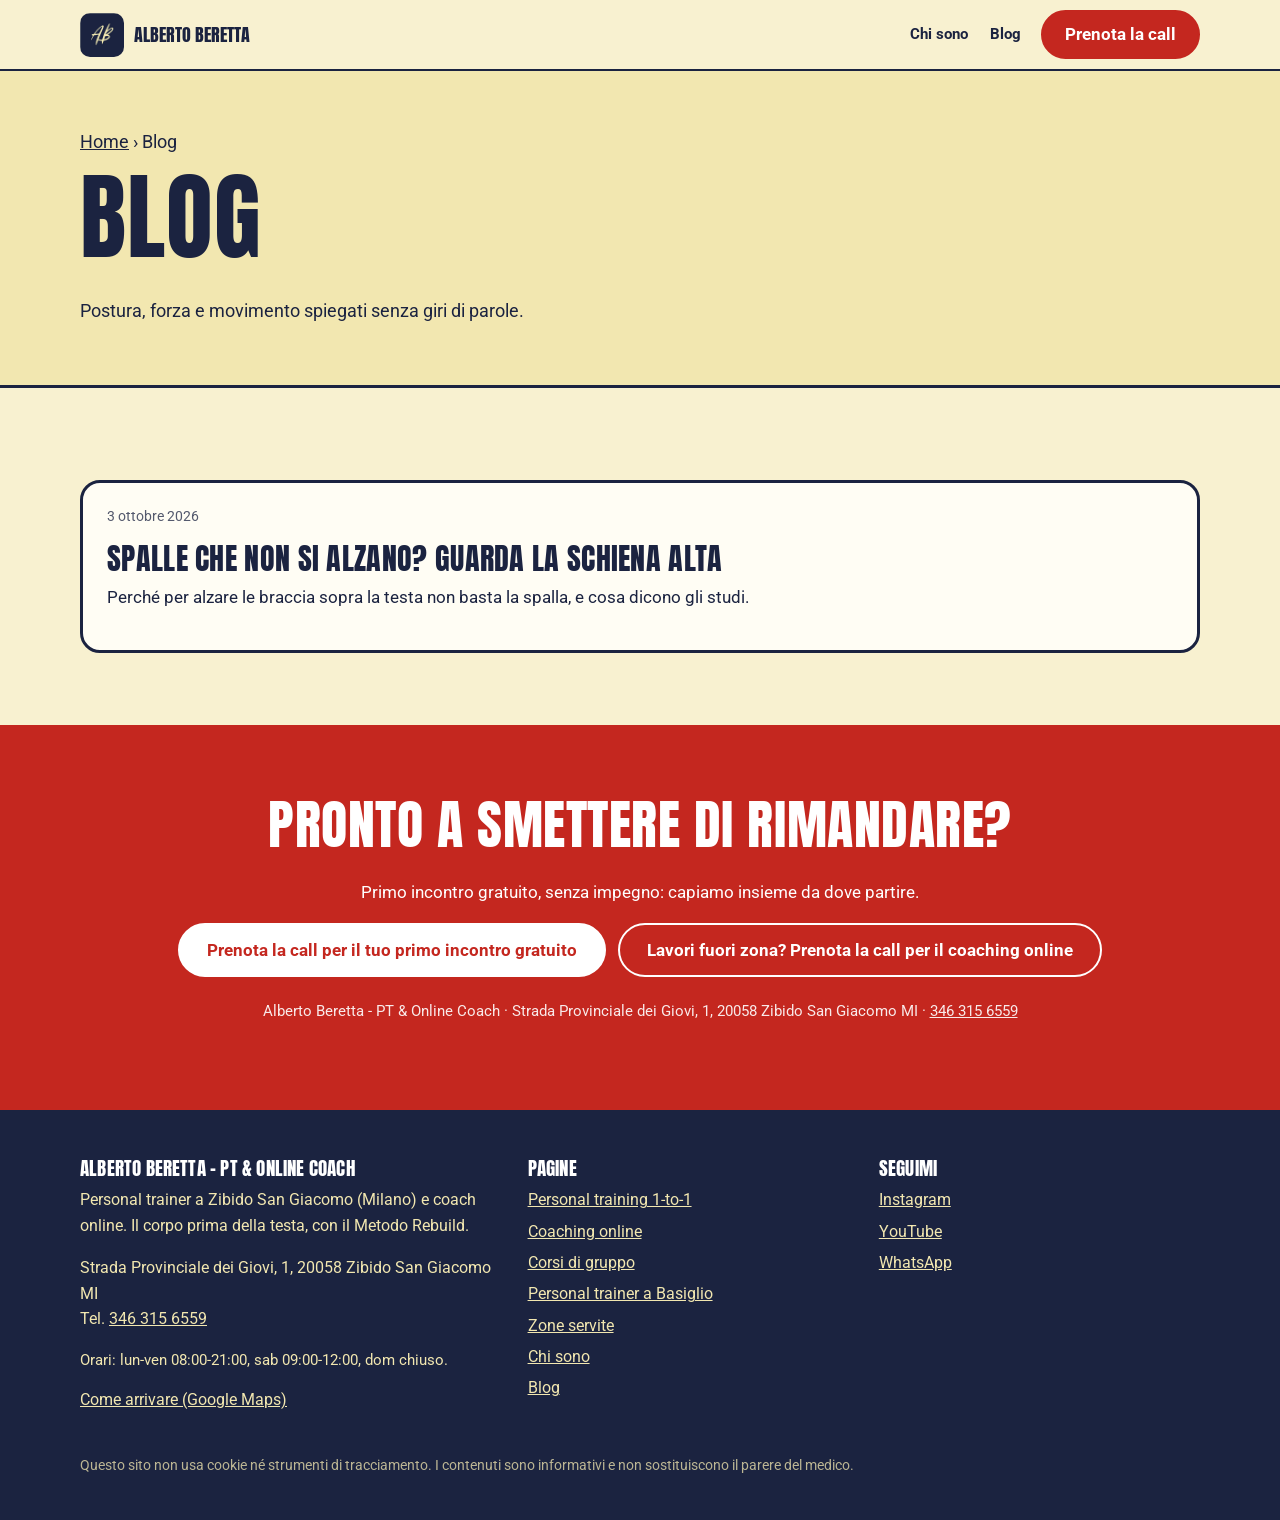
<file: blog/index.html>
<!doctype html>
<html lang="it">
<head>
<meta charset="utf-8">
<meta name="viewport" content="width=device-width,initial-scale=1">
<title>Blog di Postura e Allenamento | Alberto Beretta</title>
<meta name="description" content="Articoli di Alberto Beretta, personal trainer: postura, mobilit&agrave;, forza e allenamento spiegati in modo semplice e con le fonti.">
<link rel="canonical" href="https://albertoberettapt-beep.github.io/blog/">
<meta name="theme-color" content="#1B2340">
<meta property="og:type" content="website">
<meta property="og:locale" content="it_IT">
<meta property="og:site_name" content="Alberto Beretta - Personal Trainer">
<meta property="og:title" content="Blog di Postura e Allenamento | Alberto Beretta">
<meta property="og:description" content="Articoli di Alberto Beretta, personal trainer: postura, mobilit&agrave;, forza e allenamento spiegati in modo semplice e con le fonti.">
<meta property="og:url" content="https://albertoberettapt-beep.github.io/blog/">
<meta property="og:image" content="https://albertoberettapt-beep.github.io/img/og.jpg">
<meta name="twitter:card" content="summary_large_image">
<link rel="icon" type="image/png" sizes="96x96" href="/img/logo-96.png">
<link rel="apple-touch-icon" href="/img/logo-180.png">
<link rel="preload" href="/fonts/anton-400.woff2" as="font" type="font/woff2" crossorigin>
<link rel="preload" href="/fonts/roboto-400.woff2" as="font" type="font/woff2" crossorigin>
<link rel="preload" href="/fonts/roboto-700.woff2" as="font" type="font/woff2" crossorigin>
<link rel="stylesheet" href="/css/style.css">

</head>
<body>
<header class="top">
<div class="wrap">
<a class="brand" href="/"><img src="/img/logo-96.png" width="44" height="44" alt="Logo AB di Alberto Beretta, personal trainer"><span>Alberto Beretta</span></a>
<nav class="nav" aria-label="Principale">
<a href="/chi-sono/">Chi sono</a>
<a href="/blog/">Blog</a>
</nav>
<a class="btn" href="https://calendar.app.google/LnRXrri4bbH3p1468">Prenota la call</a>
</div>
</header>
<main id="main"><div class="page-hero"><div class="wrap">
<p class="crumbs"><a href="/">Home</a> &rsaquo; Blog</p>
<h1>Blog</h1>
<p>Postura, forza e movimento spiegati senza giri di parole.</p>
</div></div>
<section><div class="wrap"><div class="postlist">
<a class="post" href="/blog/spalle-che-non-si-alzano-schiena-alta/"><p class="meta">3 ottobre 2026</p><h2>Spalle che non si alzano? Guarda la schiena alta</h2><p>Perch&eacute; per alzare le braccia sopra la testa non basta la spalla, e cosa dicono gli studi.</p></a>
</div></div></section><section class="final"><div class="wrap">
<h2>Pronto a smettere di rimandare?</h2>
<p>Primo incontro gratuito, senza impegno: capiamo insieme da dove partire.</p>
<div class="cta-row" style="justify-content:center"><a class="btn" href="https://calendar.app.google/LnRXrri4bbH3p1468">Prenota la call per il tuo primo incontro gratuito</a><a class="btn line" href="https://calendar.app.google/tRXcow6td5LZGSv19">Lavori fuori zona? Prenota la call per il coaching online</a></div>
<p class="nap">Alberto Beretta - PT &amp; Online Coach &middot; Strada Provinciale dei Giovi, 1, 20058 Zibido San Giacomo MI &middot; <a href="tel:+393463156559">346 315 6559</a></p>
</div></section></main>
<footer>
<div class="wrap">
<div class="cols">
<div>
<h3>Alberto Beretta - PT &amp; Online Coach</h3>
<p>Personal trainer a Zibido San Giacomo (Milano) e coach online. Il corpo prima della testa, con il Metodo Rebuild.</p>
<p>Strada Provinciale dei Giovi, 1, 20058 Zibido San Giacomo MI<br>Tel. <a href="tel:+393463156559">346 315 6559</a></p>
<p class="hours">Orari: lun-ven 08:00-21:00, sab 09:00-12:00, dom chiuso.</p>
<p><a href="https://www.google.com/maps/dir/?api=1&destination=Strada+Provinciale+dei+Giovi+1+20058+Zibido+San+Giacomo">Come arrivare (Google Maps)</a></p>
</div>
<div>
<h3>Pagine</h3>
<ul>
<li><a href="/personal-training-zibido-san-giacomo/">Personal training 1-to-1</a></li>
<li><a href="/coaching-online/">Coaching online</a></li>
<li><a href="/corsi-di-gruppo-zibido-san-giacomo/">Corsi di gruppo</a></li>
<li><a href="/personal-trainer-basiglio/">Personal trainer a Basiglio</a></li>
<li><a href="/zone-servite/">Zone servite</a></li>
<li><a href="/chi-sono/">Chi sono</a></li>
<li><a href="/blog/">Blog</a></li>
</ul>
</div>
<div>
<h3>Seguimi</h3>
<ul>
<li><a href="https://www.instagram.com/alberto.beretta.pt/" rel="noopener">Instagram</a></li>
<li><a href="https://www.youtube.com/@AlbertoBerettaPT" rel="noopener">YouTube</a></li>
<li><a href="https://wa.me/393463156559?text=Ciao%21%20Vorrei%20prenotare%20il%20mio%20primo%20incontro%20gratuito" rel="noopener">WhatsApp</a></li>
</ul>
</div>
</div>
<p class="small">Questo sito non usa cookie né strumenti di tracciamento. I contenuti sono informativi e non sostituiscono il parere del medico.</p>
</div>
</footer>
</body>
</html>
</file>
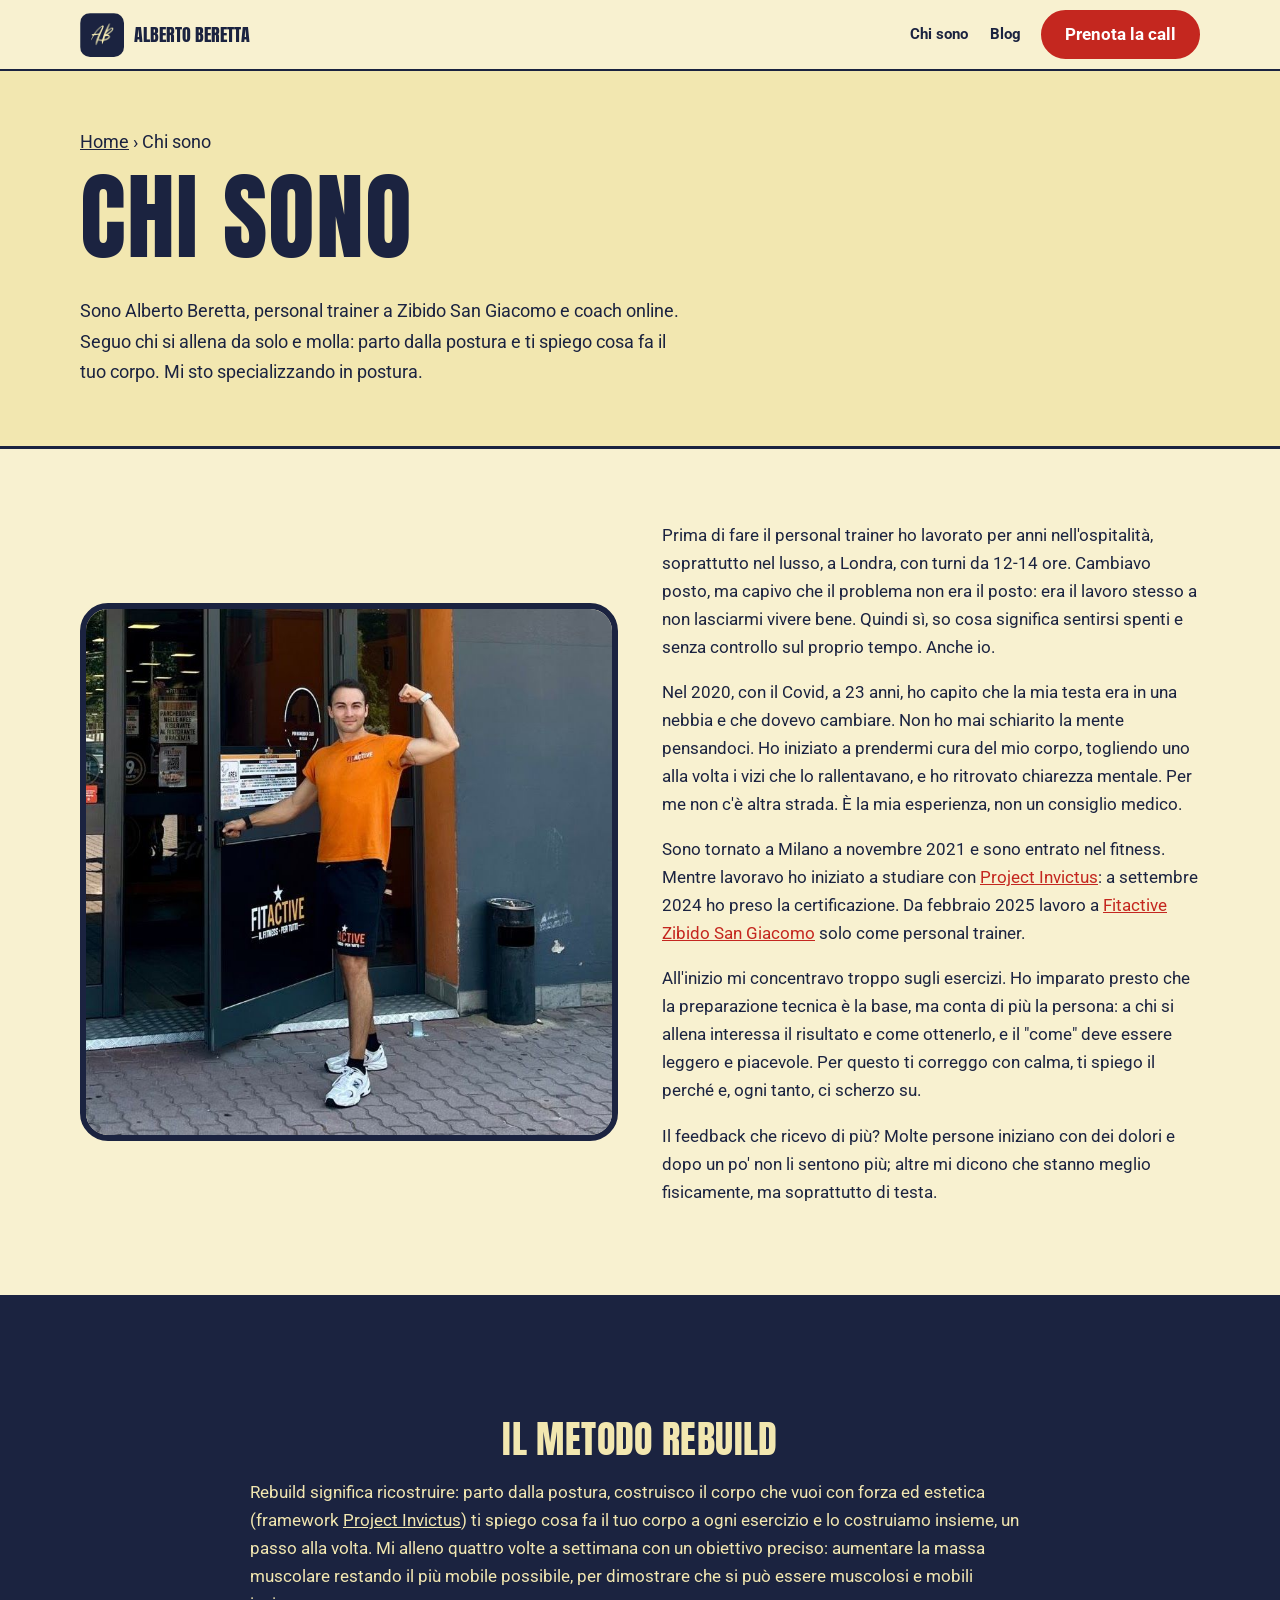
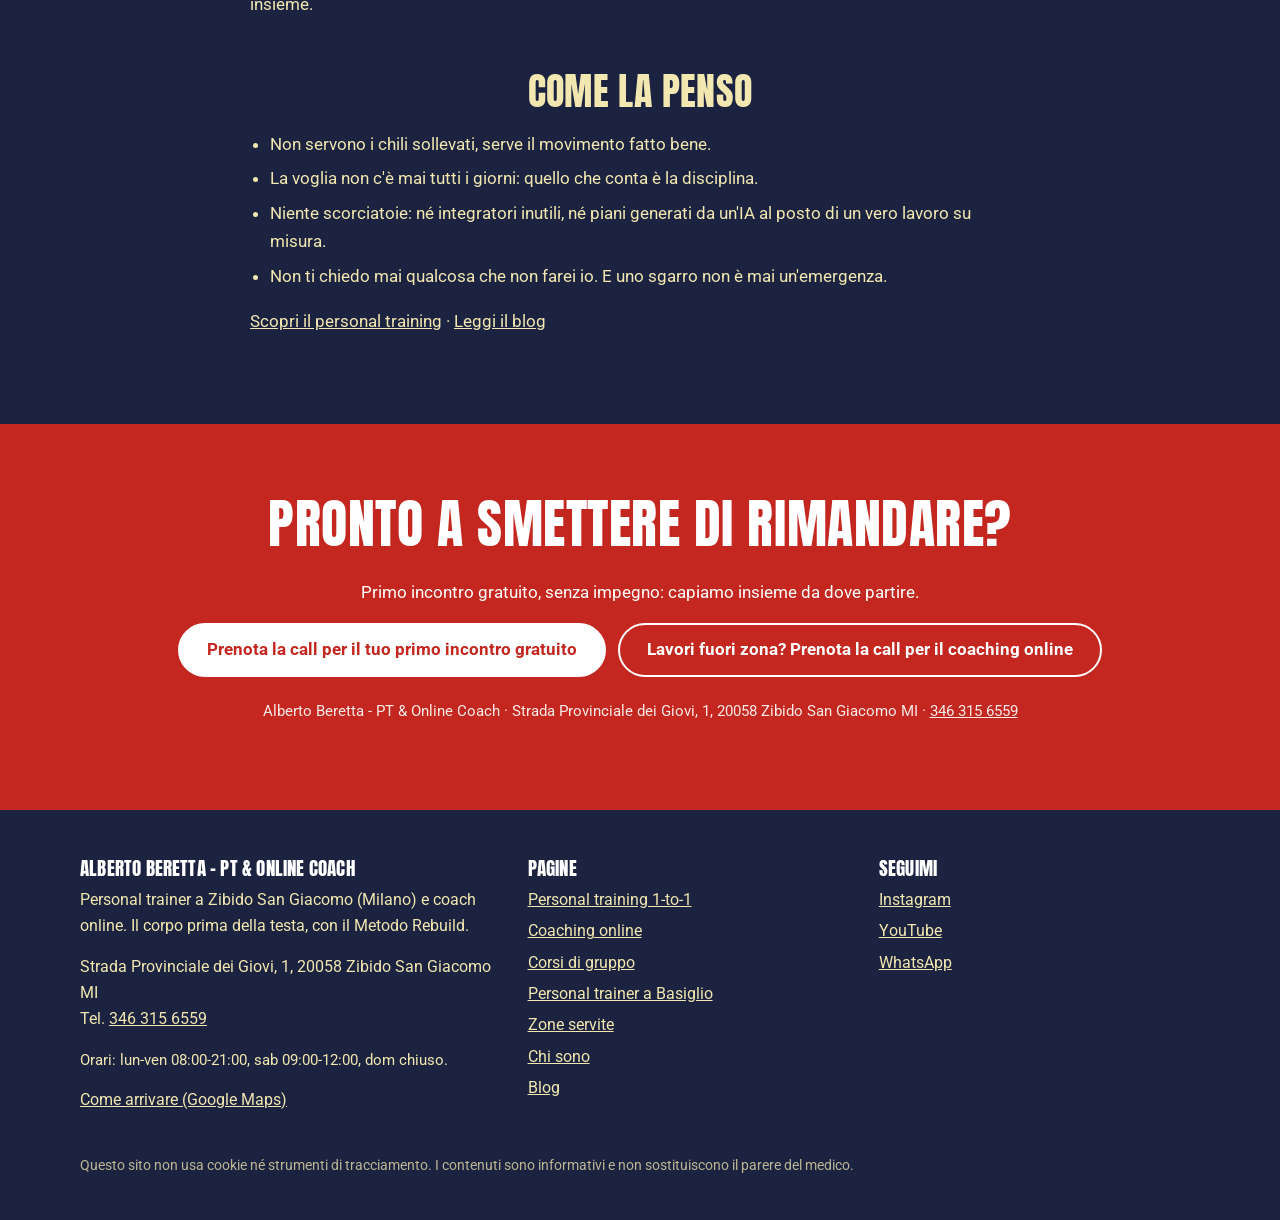
<file: chi-sono/index.html>
<!doctype html>
<html lang="it">
<head>
<meta charset="utf-8">
<meta name="viewport" content="width=device-width,initial-scale=1">
<title>Chi sono | Alberto Beretta, Personal Trainer</title>
<meta name="description" content="Chi sono: Alberto Beretta, personal trainer a Zibido San Giacomo, mi sto specializzando in postura. La mia storia, la formazione e il Metodo Rebuild.">
<link rel="canonical" href="https://albertoberettapt-beep.github.io/chi-sono/">
<meta name="theme-color" content="#1B2340">
<meta property="og:type" content="website">
<meta property="og:locale" content="it_IT">
<meta property="og:site_name" content="Alberto Beretta - Personal Trainer">
<meta property="og:title" content="Chi sono | Alberto Beretta, Personal Trainer">
<meta property="og:description" content="Chi sono: Alberto Beretta, personal trainer a Zibido San Giacomo, mi sto specializzando in postura. La mia storia, la formazione e il Metodo Rebuild.">
<meta property="og:url" content="https://albertoberettapt-beep.github.io/chi-sono/">
<meta property="og:image" content="https://albertoberettapt-beep.github.io/img/og.jpg">
<meta name="twitter:card" content="summary_large_image">
<link rel="icon" type="image/png" sizes="96x96" href="/img/logo-96.png">
<link rel="apple-touch-icon" href="/img/logo-180.png">
<link rel="preload" href="/fonts/anton-400.woff2" as="font" type="font/woff2" crossorigin>
<link rel="preload" href="/fonts/roboto-400.woff2" as="font" type="font/woff2" crossorigin>
<link rel="preload" href="/fonts/roboto-700.woff2" as="font" type="font/woff2" crossorigin>
<link rel="stylesheet" href="/css/style.css">

</head>
<body>
<header class="top">
<div class="wrap">
<a class="brand" href="/"><img src="/img/logo-96.png" width="44" height="44" alt="Logo AB di Alberto Beretta, personal trainer"><span>Alberto Beretta</span></a>
<nav class="nav" aria-label="Principale">
<a href="/chi-sono/">Chi sono</a>
<a href="/blog/">Blog</a>
</nav>
<a class="btn" href="https://calendar.app.google/LnRXrri4bbH3p1468">Prenota la call</a>
</div>
</header>
<main id="main"><div class="page-hero"><div class="wrap">
<p class="crumbs"><a href="/">Home</a> &rsaquo; Chi sono</p>
<h1>Chi sono</h1>
<p>Sono Alberto Beretta, personal trainer a Zibido San Giacomo e coach online. Seguo chi si allena da solo e molla: parto dalla postura e ti spiego cosa fa il tuo corpo. Mi sto specializzando in postura.</p>
</div></div>
<section><div class="wrap split">
<img src="/img/fitactive-zibido-san-giacomo-ingresso.jpg" width="742" height="742" alt="Alberto Beretta davanti all'ingresso di Fitactive Zibido San Giacomo" loading="lazy">
<div class="prose">
<p>Prima di fare il personal trainer ho lavorato per anni nell'ospitalità, soprattutto nel lusso, a Londra, con turni da 12-14 ore. Cambiavo posto, ma capivo che il problema non era il posto: era il lavoro stesso a non lasciarmi vivere bene. Quindi sì, so cosa significa sentirsi spenti e senza controllo sul proprio tempo. Anche io.</p>
<p>Nel 2020, con il Covid, a 23 anni, ho capito che la mia testa era in una nebbia e che dovevo cambiare. Non ho mai schiarito la mente pensandoci. Ho iniziato a prendermi cura del mio corpo, togliendo uno alla volta i vizi che lo rallentavano, e ho ritrovato chiarezza mentale. Per me non c'è altra strada. È la mia esperienza, non un consiglio medico.</p>
<p>Sono tornato a Milano a novembre 2021 e sono entrato nel fitness. Mentre lavoravo ho iniziato a studiare con <a href="https://www.academyinvictus.it/albo/" rel="noopener">Project Invictus</a>: a settembre 2024 ho preso la certificazione. Da febbraio 2025 lavoro a <a href="https://www.fitactive.it/i-club/zibido.php" rel="noopener">Fitactive Zibido San Giacomo</a> solo come personal trainer.</p>
<p>All'inizio mi concentravo troppo sugli esercizi. Ho imparato presto che la preparazione tecnica è la base, ma conta di più la persona: a chi si allena interessa il risultato e come ottenerlo, e il "come" deve essere leggero e piacevole. Per questo ti correggo con calma, ti spiego il perché e, ogni tanto, ci scherzo su.</p>
<p>Il feedback che ricevo di più? Molte persone iniziano con dei dolori e dopo un po' non li sentono più; altre mi dicono che stanno meglio fisicamente, ma soprattutto di testa.</p>
</div>
</div></section>
<section class="band"><div class="wrap prose" style="max-width:820px">
<h2>Il Metodo Rebuild</h2>
<p>Rebuild significa ricostruire: parto dalla postura, costruisco il corpo che vuoi con forza ed estetica (framework <a href="https://www.academyinvictus.it/albo/" rel="noopener">Project Invictus</a>) ti spiego cosa fa il tuo corpo a ogni esercizio e lo costruiamo insieme, un passo alla volta. Mi alleno quattro volte a settimana con un obiettivo preciso: aumentare la massa muscolare restando il più mobile possibile, per dimostrare che si può essere muscolosi e mobili insieme.</p>
<h2>Come la penso</h2>
<ul>
<li>Non servono i chili sollevati, serve il movimento fatto bene.</li>
<li>La voglia non c'è mai tutti i giorni: quello che conta è la disciplina.</li>
<li>Niente scorciatoie: né integratori inutili, né piani generati da un'IA al posto di un vero lavoro su misura.</li>
<li>Non ti chiedo mai qualcosa che non farei io. E uno sgarro non è mai un'emergenza.</li>
</ul>
<p><a href="/personal-training-zibido-san-giacomo/">Scopri il personal training</a> &middot; <a href="/blog/">Leggi il blog</a></p>
</div></section>

<section class="final"><div class="wrap">
<h2>Pronto a smettere di rimandare?</h2>
<p>Primo incontro gratuito, senza impegno: capiamo insieme da dove partire.</p>
<div class="cta-row" style="justify-content:center"><a class="btn" href="https://calendar.app.google/LnRXrri4bbH3p1468">Prenota la call per il tuo primo incontro gratuito</a><a class="btn line" href="https://calendar.app.google/tRXcow6td5LZGSv19">Lavori fuori zona? Prenota la call per il coaching online</a></div>
<p class="nap">Alberto Beretta - PT &amp; Online Coach &middot; Strada Provinciale dei Giovi, 1, 20058 Zibido San Giacomo MI &middot; <a href="tel:+393463156559">346 315 6559</a></p>
</div></section></main>
<footer>
<div class="wrap">
<div class="cols">
<div>
<h3>Alberto Beretta - PT &amp; Online Coach</h3>
<p>Personal trainer a Zibido San Giacomo (Milano) e coach online. Il corpo prima della testa, con il Metodo Rebuild.</p>
<p>Strada Provinciale dei Giovi, 1, 20058 Zibido San Giacomo MI<br>Tel. <a href="tel:+393463156559">346 315 6559</a></p>
<p class="hours">Orari: lun-ven 08:00-21:00, sab 09:00-12:00, dom chiuso.</p>
<p><a href="https://www.google.com/maps/dir/?api=1&destination=Strada+Provinciale+dei+Giovi+1+20058+Zibido+San+Giacomo">Come arrivare (Google Maps)</a></p>
</div>
<div>
<h3>Pagine</h3>
<ul>
<li><a href="/personal-training-zibido-san-giacomo/">Personal training 1-to-1</a></li>
<li><a href="/coaching-online/">Coaching online</a></li>
<li><a href="/corsi-di-gruppo-zibido-san-giacomo/">Corsi di gruppo</a></li>
<li><a href="/personal-trainer-basiglio/">Personal trainer a Basiglio</a></li>
<li><a href="/zone-servite/">Zone servite</a></li>
<li><a href="/chi-sono/">Chi sono</a></li>
<li><a href="/blog/">Blog</a></li>
</ul>
</div>
<div>
<h3>Seguimi</h3>
<ul>
<li><a href="https://www.instagram.com/alberto.beretta.pt/" rel="noopener">Instagram</a></li>
<li><a href="https://www.youtube.com/@AlbertoBerettaPT" rel="noopener">YouTube</a></li>
<li><a href="https://wa.me/393463156559?text=Ciao%21%20Vorrei%20prenotare%20il%20mio%20primo%20incontro%20gratuito" rel="noopener">WhatsApp</a></li>
</ul>
</div>
</div>
<p class="small">Questo sito non usa cookie né strumenti di tracciamento. I contenuti sono informativi e non sostituiscono il parere del medico.</p>
</div>
</footer>
</body>
</html>
</file>
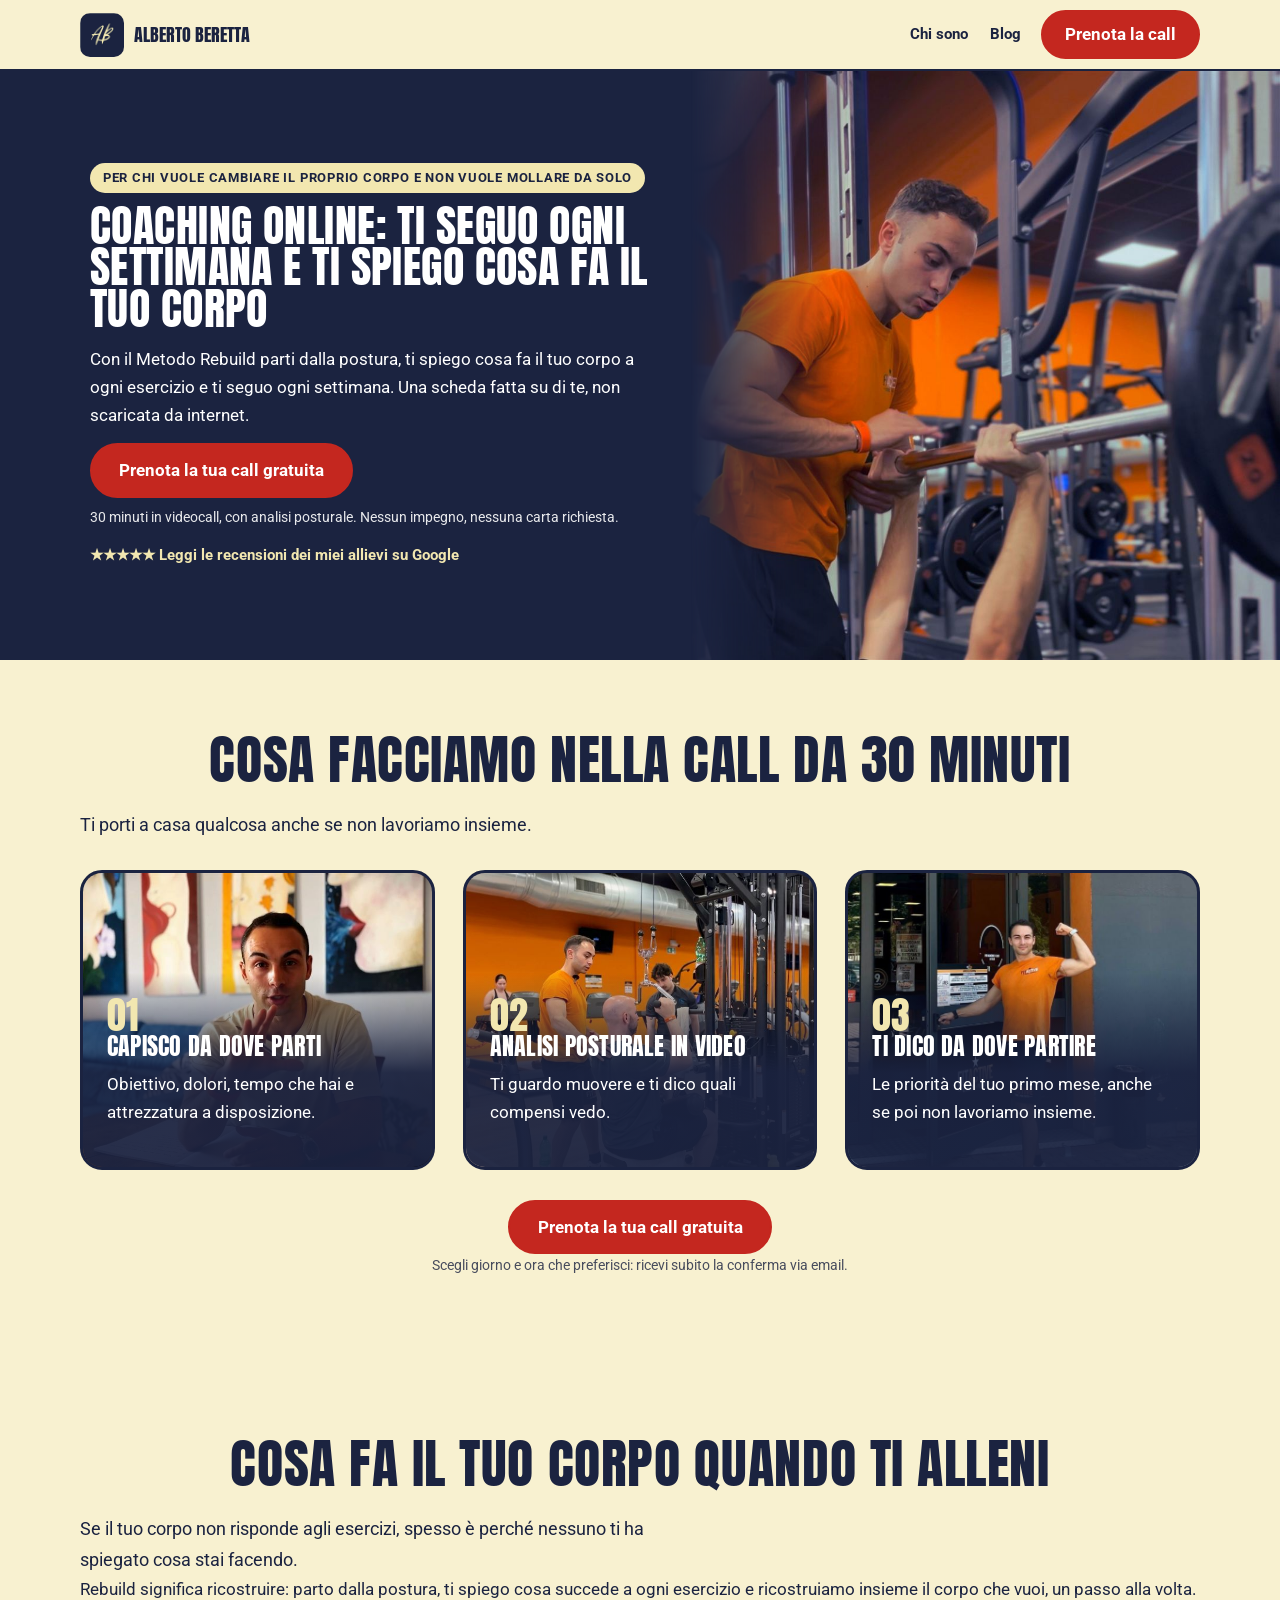
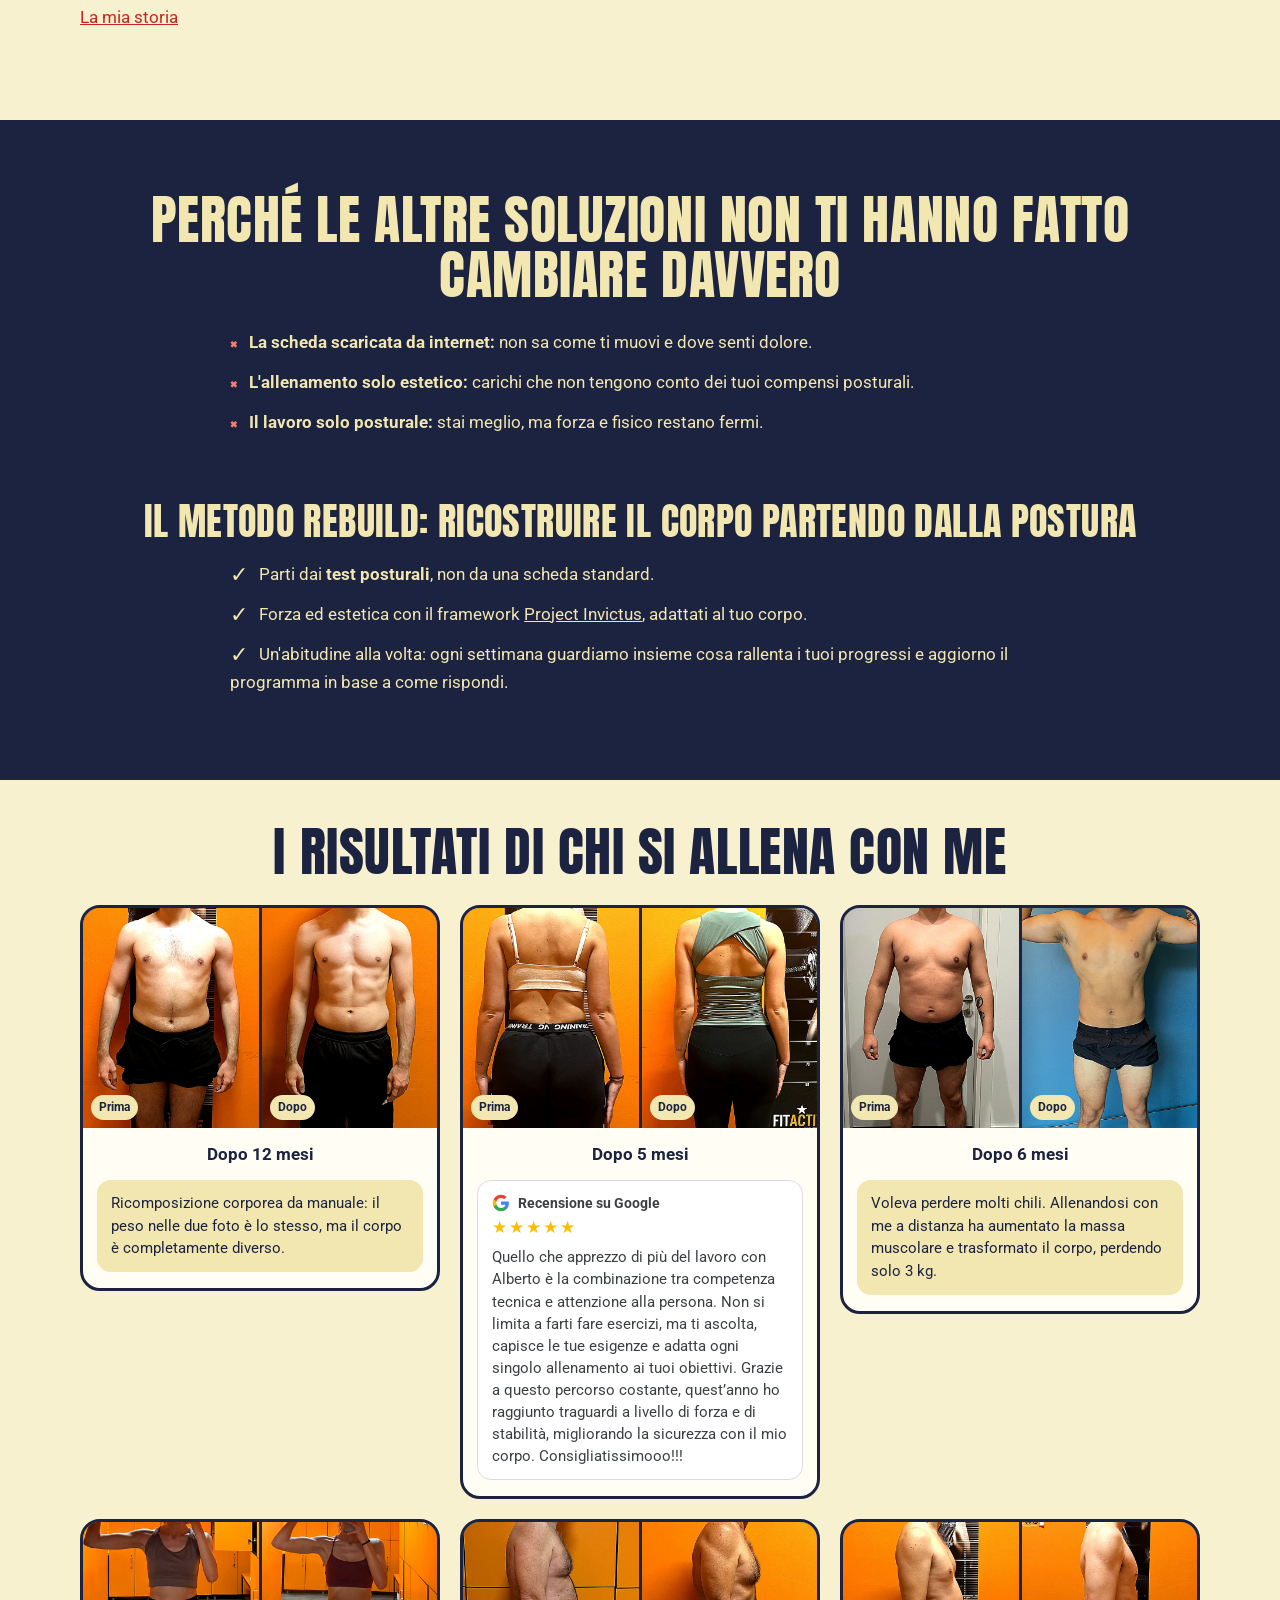
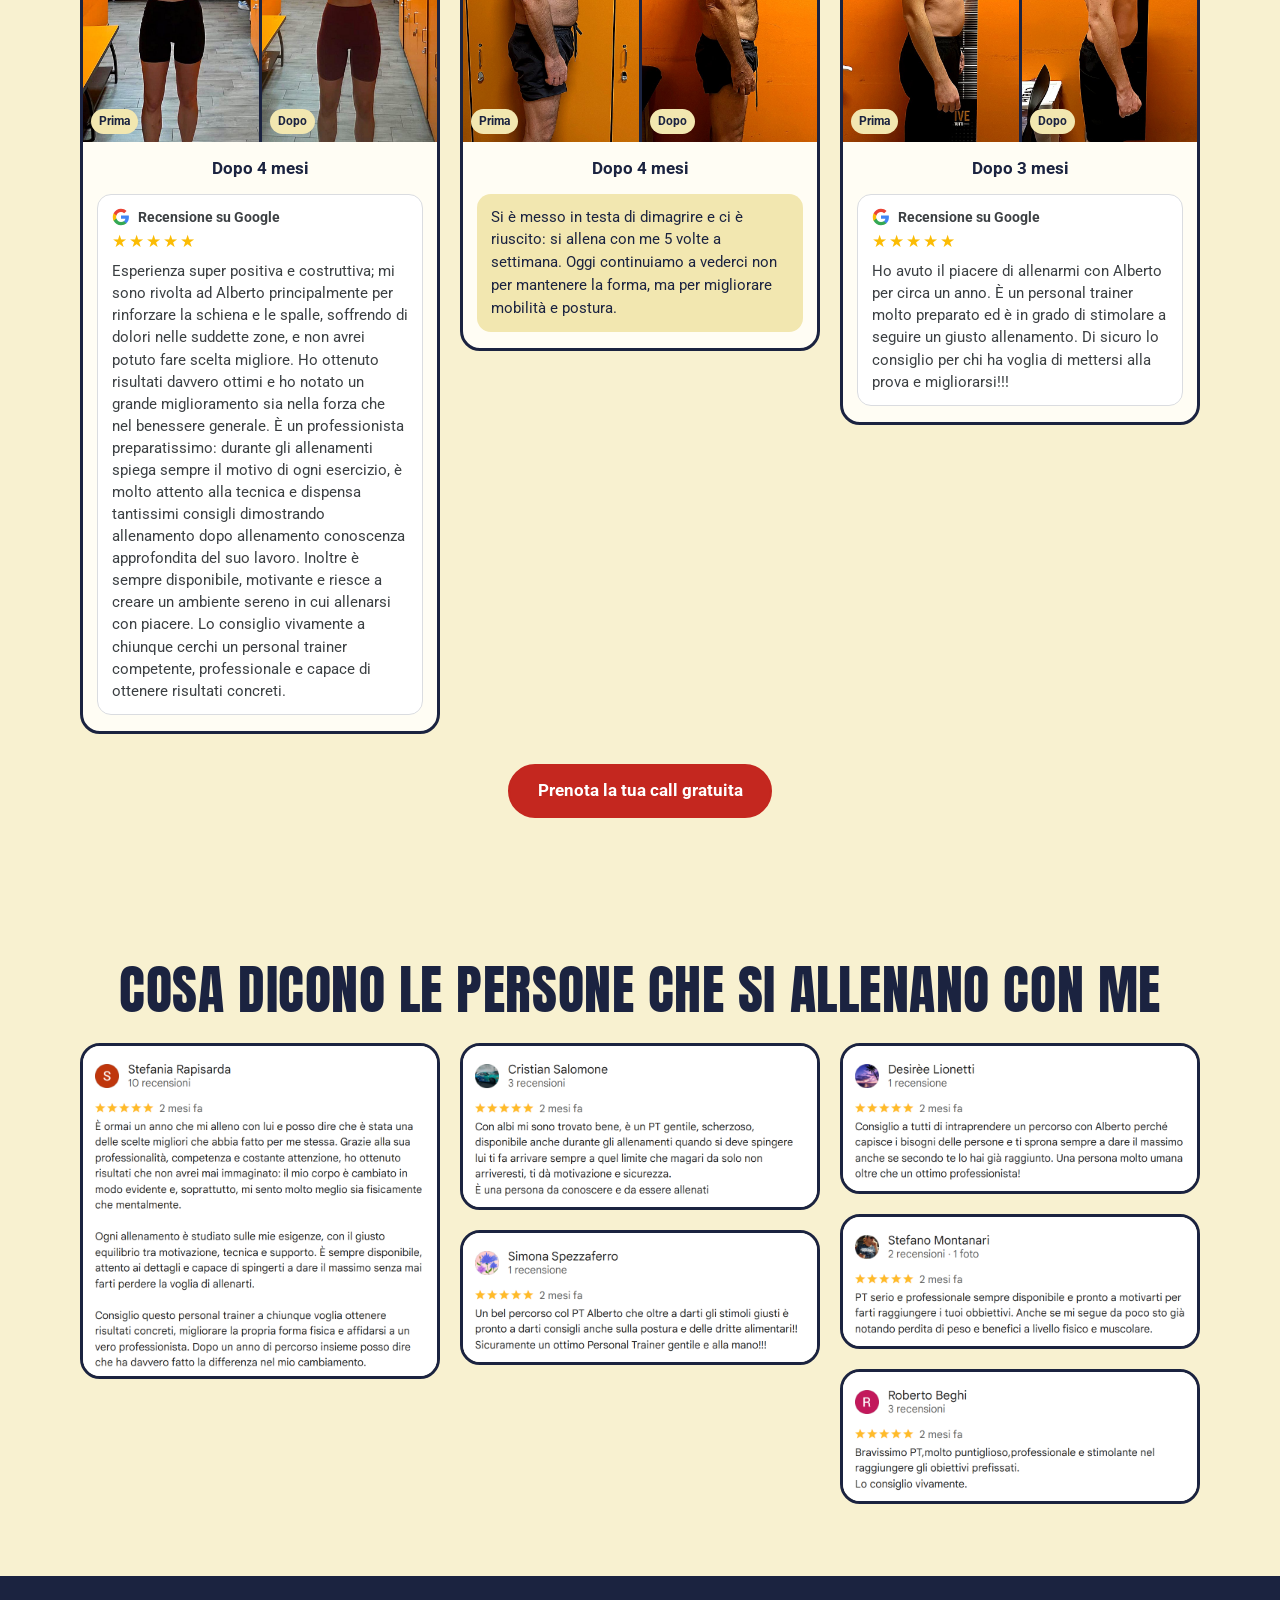
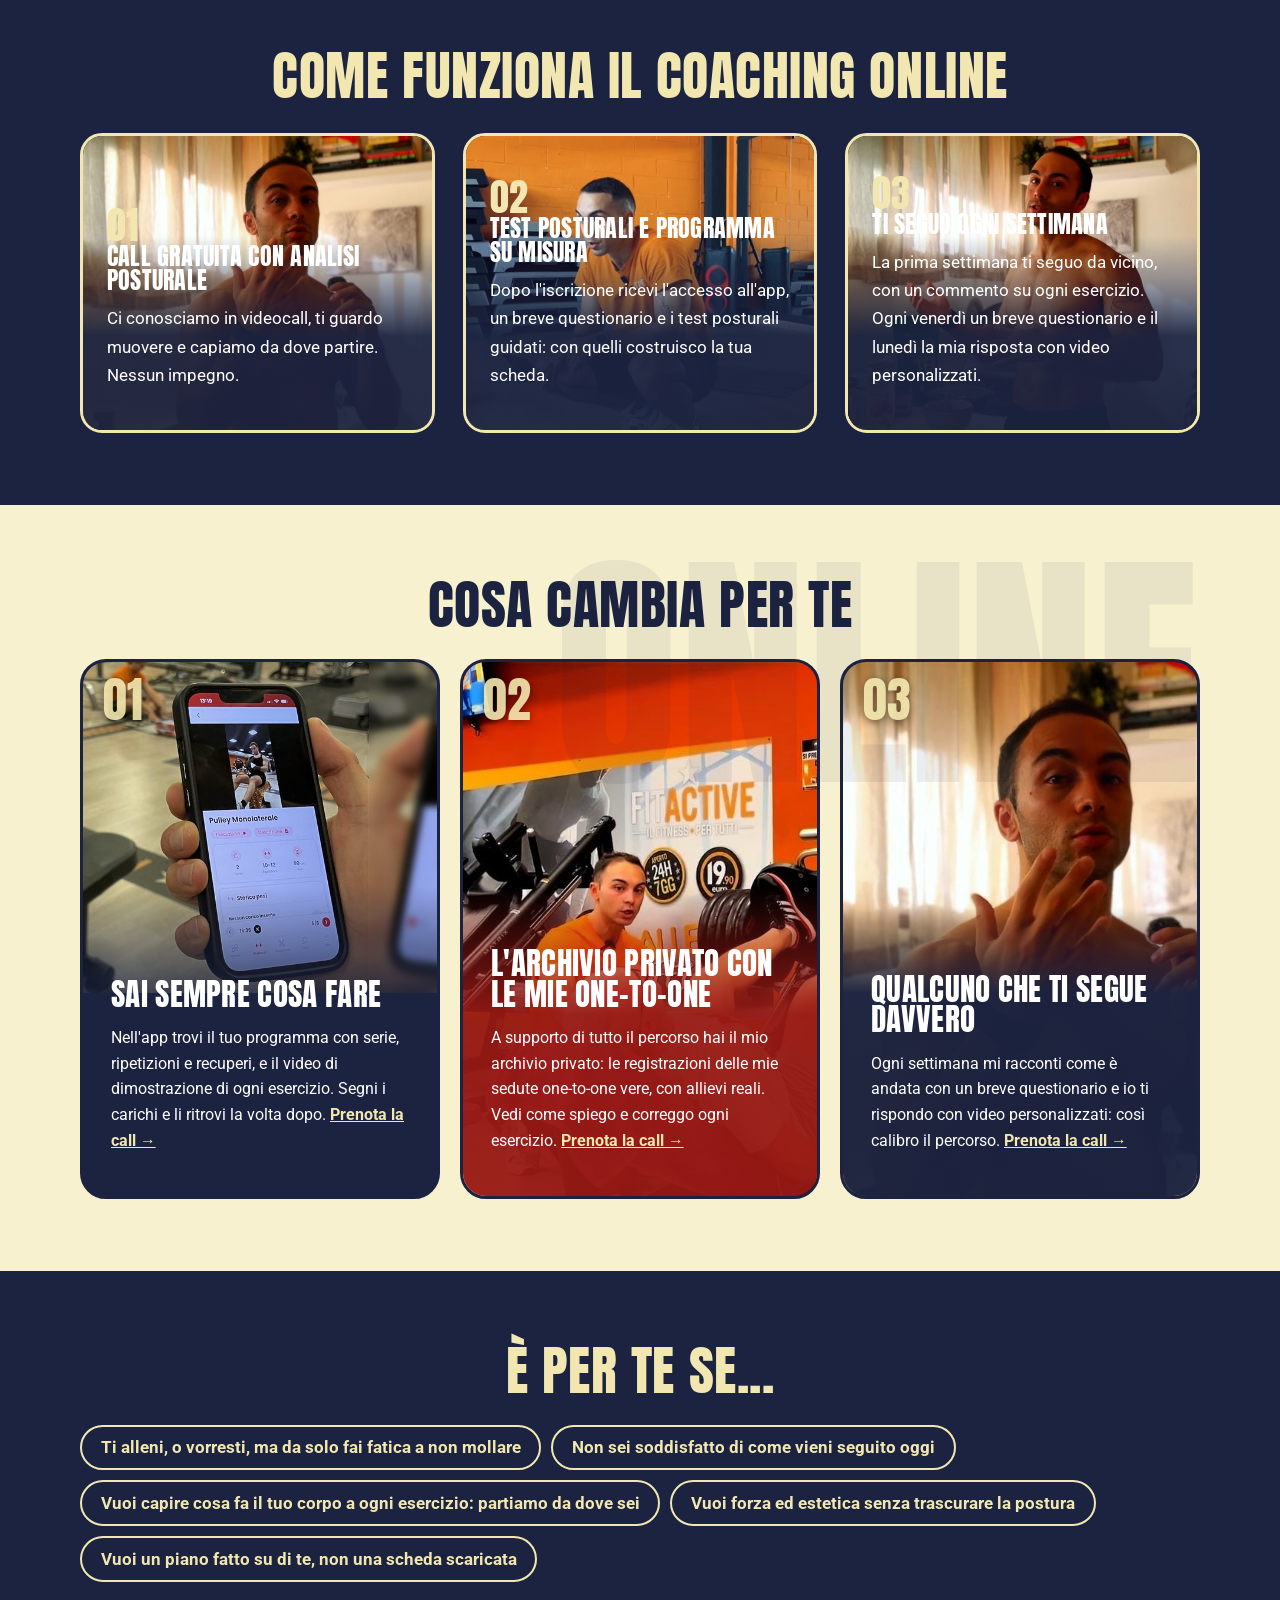
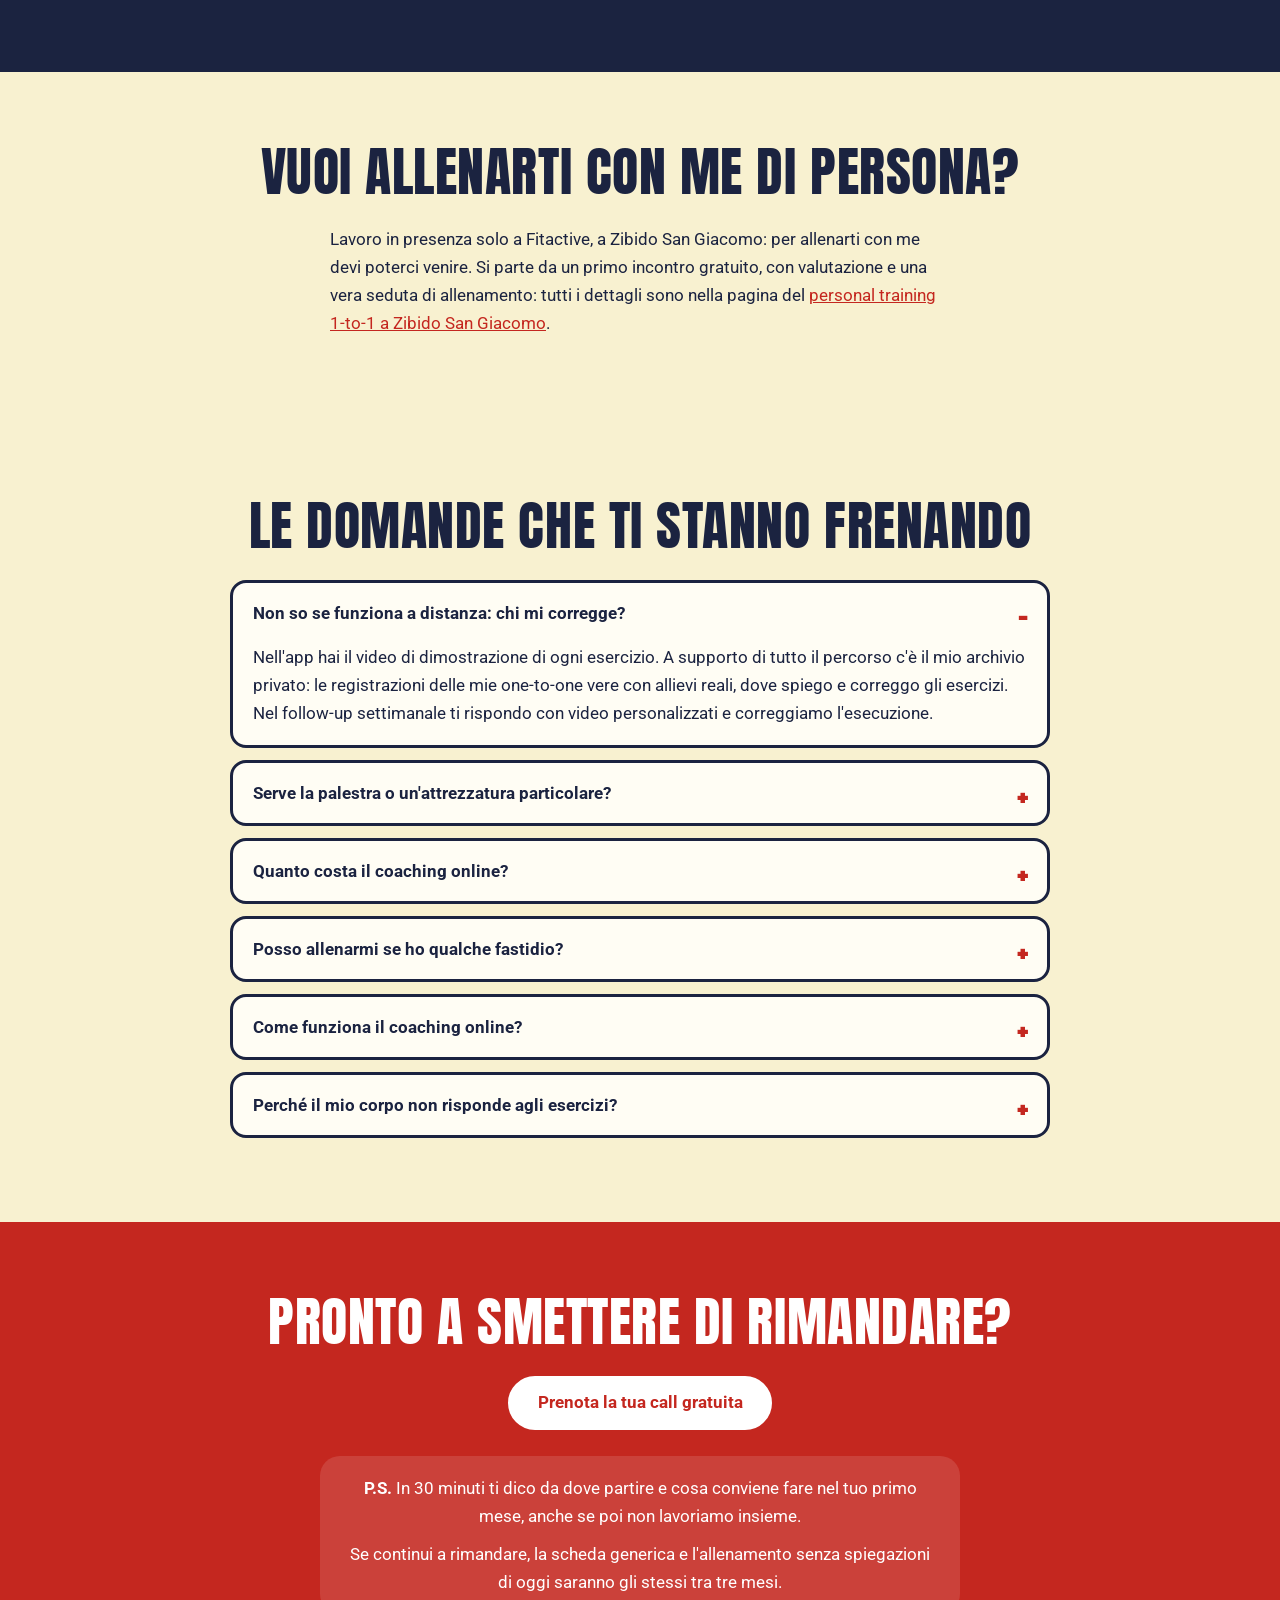
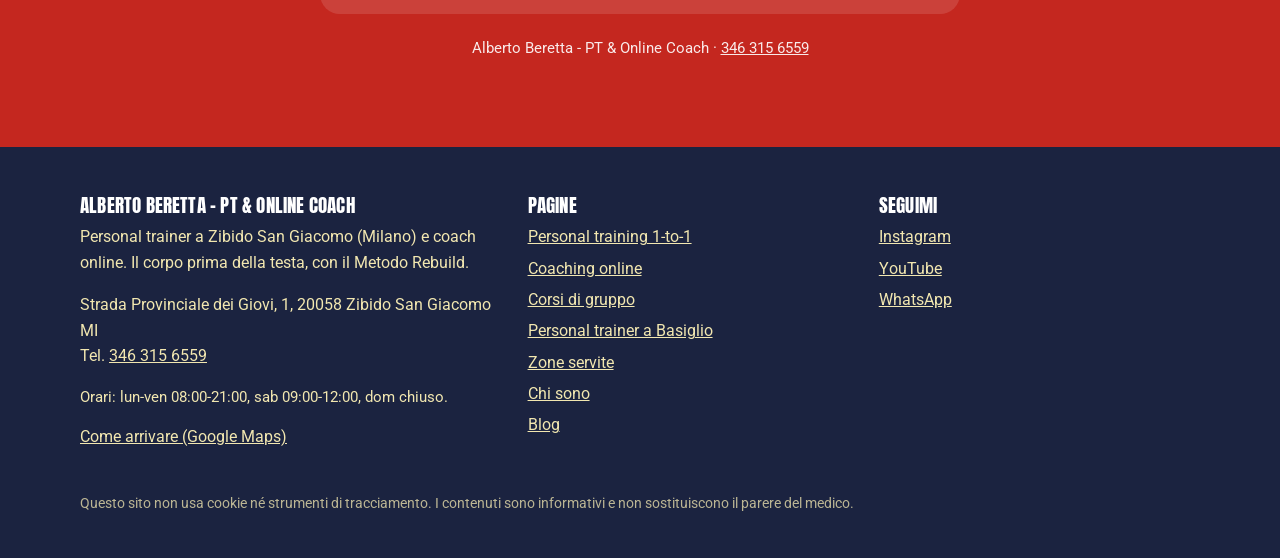
<file: coaching-online/index.html>
<!doctype html>
<html lang="it">
<head>
<meta charset="utf-8">
<meta name="viewport" content="width=device-width,initial-scale=1">
<title>Coaching Online Personal Trainer | Alberto Beretta</title>
<meta name="description" content="Coaching online per chi si allena da solo e molla: ti seguo ogni settimana, parti dalla postura e ti spiego cosa fa il tuo corpo. Call gratuita di 30 minuti.">
<link rel="canonical" href="https://albertoberettapt-beep.github.io/coaching-online/">
<meta name="theme-color" content="#1B2340">
<meta property="og:type" content="website">
<meta property="og:locale" content="it_IT">
<meta property="og:site_name" content="Alberto Beretta - Personal Trainer">
<meta property="og:title" content="Coaching Online Personal Trainer | Alberto Beretta">
<meta property="og:description" content="Coaching online per chi si allena da solo e molla: ti seguo ogni settimana, parti dalla postura e ti spiego cosa fa il tuo corpo. Call gratuita di 30 minuti.">
<meta property="og:url" content="https://albertoberettapt-beep.github.io/coaching-online/">
<meta property="og:image" content="https://albertoberettapt-beep.github.io/img/og.jpg">
<meta name="twitter:card" content="summary_large_image">
<link rel="icon" type="image/png" sizes="96x96" href="/img/logo-96.png">
<link rel="apple-touch-icon" href="/img/logo-180.png">
<link rel="preload" href="/fonts/anton-400.woff2" as="font" type="font/woff2" crossorigin>
<link rel="preload" href="/fonts/roboto-400.woff2" as="font" type="font/woff2" crossorigin>
<link rel="preload" href="/fonts/roboto-700.woff2" as="font" type="font/woff2" crossorigin>
<link rel="stylesheet" href="/css/style.css">

<script type="application/ld+json">{"@context":"https://schema.org","@type":"FAQPage","mainEntity":[{"@type":"Question","name":"Non so se funziona a distanza: chi mi corregge?","acceptedAnswer":{"@type":"Answer","text":"Nell'app hai il video di dimostrazione di ogni esercizio. A supporto di tutto il percorso c'è il mio archivio privato: le registrazioni delle mie one-to-one vere con allievi reali, dove spiego e correggo gli esercizi. Nel follow-up settimanale ti rispondo con video personalizzati e correggiamo l'esecuzione."}},{"@type":"Question","name":"Serve la palestra o un'attrezzatura particolare?","acceptedAnswer":{"@type":"Answer","text":"Costruisco il programma su quello che hai a disposizione, ovunque ti alleni. Ne parliamo nella call, così lo adatto fin dall'inizio."}},{"@type":"Question","name":"Quanto costa il coaching online?","acceptedAnswer":{"@type":"Answer","text":"Dipende dal percorso che scegliamo insieme. Te lo dico nella call, senza impegno: prenota la call gratuita e scegli l'orario."}},{"@type":"Question","name":"Posso allenarmi se ho qualche fastidio?","acceptedAnswer":{"@type":"Answer","text":"Spesso sì: parto dai test posturali per capire mobilità e compensi e scelgo esercizi e carichi adatti. Non sono un fisioterapista e non sostituisco il medico: se hai dolore acuto o una patologia, ne parliamo prima con lui."}},{"@type":"Question","name":"Come funziona il coaching online?","acceptedAnswer":{"@type":"Answer","text":"Parti dalla call gratuita di 30 minuti, con analisi posturale online. Dopo l'iscrizione ricevi l'accesso all'app, un breve questionario e i test posturali guidati: con quelli costruisco la tua scheda, che ti arriva in pochi giorni. La prima settimana ti seguo più da vicino e poi, ogni venerdì, un breve questionario e la mia risposta con video personalizzati."}},{"@type":"Question","name":"Perché il mio corpo non risponde agli esercizi?","acceptedAnswer":{"@type":"Answer","text":"Spesso perché nessuno ti ha spiegato cosa stai facendo: come si muove il corpo, cosa lavora a ogni esercizio, perché la scheda ha quell'ordine. Nella call guardiamo da dove parti; nel percorso ti spiego il perché di ogni scelta."}}]}</script>
</head>
<body>
<header class="top">
<div class="wrap">
<a class="brand" href="/"><img src="/img/logo-96.png" width="44" height="44" alt="Logo AB di Alberto Beretta, personal trainer"><span>Alberto Beretta</span></a>
<nav class="nav" aria-label="Principale">
<a href="/chi-sono/">Chi sono</a>
<a href="/blog/">Blog</a>
</nav>
<a class="btn" href="https://calendar.app.google/LnRXrri4bbH3p1468">Prenota la call</a>
</div>
</header>
<main id="main"><div class="hero hero-short">
<img class="hero-bg" src="/img/personal-trainer-zibido-san-giacomo-allenamento.jpg" width="1000" height="1000" alt="Alberto Beretta, personal trainer, durante un allenamento a Fitactive Zibido San Giacomo" fetchpriority="high" style="object-position:50% 12%">
<div class="wrap hero-in">
<p class="eyebrow">Per chi vuole cambiare il proprio corpo e non vuole mollare da solo</p>
<h1>Coaching online: ti seguo ogni settimana e ti spiego cosa fa il tuo corpo</h1>
<div class="hero-copy">
<p class="lead-sub">Con il Metodo Rebuild parti dalla postura, ti spiego cosa fa il tuo corpo a ogni esercizio e ti seguo ogni settimana. Una scheda fatta su di te, non scaricata da internet.</p>
<div class="cta-row"><a class="btn" href="https://calendar.app.google/tRXcow6td5LZGSv19">Prenota la tua call gratuita</a></div>
<p class="note">30 minuti in videocall, con analisi posturale. Nessun impegno, nessuna carta richiesta.</p>
<p class="proof"><a href="https://www.google.com/maps/search/?api=1&amp;query=Alberto+Beretta+PT+%26+Online+Coach+Zibido+San+Giacomo" rel="noopener"><span aria-hidden="true">&#9733;&#9733;&#9733;&#9733;&#9733;</span> Leggi le recensioni dei miei allievi su Google</a></p>
</div>
</div>
</div>

<section><div class="wrap">
<h2>Cosa facciamo nella call da 30 minuti</h2>
<p class="lead">Ti porti a casa qualcosa anche se non lavoriamo insieme.</p>
<div class="steps on-light">
<div class="step"><img class="bg" src="/img/programma-su-misura-coaching-online.jpg" alt="Alberto Beretta ascolta il tuo punto di partenza durante la call del coaching online" width="1000" height="562" loading="lazy" style="object-position:55% 0"><b>01</b><h3>Capisco da dove parti</h3><p>Obiettivo, dolori, tempo che hai e attrezzatura a disposizione.</p></div>
<div class="step"><img class="bg" src="/img/personal-training-1to1-zibido-san-giacomo.jpg" alt="Alberto Beretta osserva il movimento di un allievo e corregge la postura" width="1000" height="563" loading="lazy" style="object-position:28% 0"><b>02</b><h3>Analisi posturale in video</h3><p>Ti guardo muovere e ti dico quali compensi vedo.</p></div>
<div class="step"><img class="bg" src="/img/fitactive-zibido-san-giacomo-ingresso.jpg" alt="Alberto Beretta davanti all'ingresso di Fitactive Zibido San Giacomo" width="742" height="742" loading="lazy" style="object-position:50% 0"><b>03</b><h3>Ti dico da dove partire</h3><p>Le priorit&agrave; del tuo primo mese, anche se poi non lavoriamo insieme.</p></div>
</div>
<div class="cta-row"><a class="btn" href="https://calendar.app.google/tRXcow6td5LZGSv19">Prenota la tua call gratuita</a></div>
<p class="note">Scegli giorno e ora che preferisci: ricevi subito la conferma via email.</p>
</div></section>

<section><div class="wrap">
<h2>Cosa fa il tuo corpo quando ti alleni</h2>
<p class="lead">Se il tuo corpo non risponde agli esercizi, spesso &egrave; perch&eacute; nessuno ti ha spiegato cosa stai facendo.</p>
<p>Rebuild significa ricostruire: parto dalla postura, ti spiego cosa succede a ogni esercizio e ricostruiamo insieme il corpo che vuoi, un passo alla volta. <a href="/chi-sono/">La mia storia</a></p>
</div></section>

<section class="band"><div class="wrap">
<h2>Perch&eacute; le altre soluzioni non ti hanno fatto cambiare davvero</h2>
<ul class="xlist">
<li><b>La scheda scaricata da internet:</b> non sa come ti muovi e dove senti dolore.</li>
<li><b>L'allenamento solo estetico:</b> carichi che non tengono conto dei tuoi compensi posturali.</li>
<li><b>Il lavoro solo posturale:</b> stai meglio, ma forza e fisico restano fermi.</li>
</ul>
<h2 class="sub-h">Il Metodo Rebuild: ricostruire il corpo partendo dalla postura</h2>
<ul class="vlist">
<li>Parti dai <b>test posturali</b>, non da una scheda standard.</li>
<li>Forza ed estetica con il framework <a href="https://www.academyinvictus.it/albo/" rel="noopener">Project Invictus</a>, adattati al tuo corpo.</li>
<li>Un'abitudine alla volta: ogni settimana guardiamo insieme cosa rallenta i tuoi progressi e aggiorno il programma in base a come rispondi.</li>
</ul>
</div></section>

<section class="results"><div class="wrap">
<h2>I risultati di chi si allena con me</h2>
<div class="ba-grid">
<div class="ba"><div class="pair"><figure><img fetchpriority="high" src="/img/coaching-online-risultato-allievo-2-prima.jpg" width="600" height="750" alt="Allievo del coaching online prima di 12 mesi di percorso"><figcaption class="tag">Prima</figcaption></figure><figure><img fetchpriority="high" src="/img/coaching-online-risultato-allievo-2-dopo.jpg" width="600" height="750" alt="Stesso allievo dopo 12 mesi di percorso con Alberto Beretta"><figcaption class="tag">Dopo</figcaption></figure></div><p class="cap">Dopo 12 mesi</p><div class="acomment"><p>Ricomposizione corporea da manuale: il peso nelle due foto &egrave; lo stesso, ma il corpo &egrave; completamente diverso.</p></div></div>
<div class="ba"><div class="pair"><figure><img src="/img/coaching-online-risultato-allievo-3-prima.jpg" width="600" height="750" loading="lazy" alt="Allieva del coaching online prima di 5 mesi di percorso"><figcaption class="tag">Prima</figcaption></figure><figure><img src="/img/coaching-online-risultato-allievo-3-dopo.jpg" width="600" height="750" loading="lazy" alt="Stessa allieva dopo 5 mesi di percorso con Alberto Beretta"><figcaption class="tag">Dopo</figcaption></figure></div><p class="cap">Dopo 5 mesi</p><div class="greview"><div class="ghead"><svg aria-hidden="true" width="18" height="18" viewBox="0 0 24 24"><path fill="#4285F4" d="M22.56 12.25c0-.78-.07-1.53-.2-2.25H12v4.26h5.92c-.26 1.37-1.04 2.53-2.21 3.31v2.77h3.57c2.08-1.92 3.28-4.74 3.28-8.09z"/><path fill="#34A853" d="M12 23c2.97 0 5.46-.98 7.28-2.66l-3.57-2.77c-.98.66-2.23 1.06-3.71 1.06-2.86 0-5.29-1.93-6.16-4.53H2.18v2.84C3.99 20.53 7.7 23 12 23z"/><path fill="#FBBC05" d="M5.84 14.09c-.22-.66-.35-1.36-.35-2.09s.13-1.43.35-2.09V7.07H2.18C1.43 8.55 1 10.22 1 12s.43 3.45 1.18 4.93l2.85-2.22.81-.62z"/><path fill="#EA4335" d="M12 5.38c1.62 0 3.06.56 4.21 1.64l3.15-3.15C17.45 2.09 14.97 1 12 1 7.7 1 3.99 3.47 2.18 7.07l3.66 2.84c.87-2.6 3.3-4.53 6.16-4.53z"/></svg><span>Recensione su Google</span></div><div class="gstars" aria-label="5 stelle su 5">&#9733;&#9733;&#9733;&#9733;&#9733;</div><p>Quello che apprezzo di pi&ugrave; del lavoro con Alberto &egrave; la combinazione tra competenza tecnica e attenzione alla persona. Non si limita a farti fare esercizi, ma ti ascolta, capisce le tue esigenze e adatta ogni singolo allenamento ai tuoi obiettivi. Grazie a questo percorso costante, quest&rsquo;anno ho raggiunto traguardi a livello di forza e di stabilit&agrave;, migliorando la sicurezza con il mio corpo. Consigliatissimooo!!!</p></div></div>
<div class="ba"><div class="pair"><figure><img src="/img/coaching-online-risultato-allievo-5-prima.jpg" width="600" height="750" loading="lazy" alt="Allievo del coaching online prima di 6 mesi di percorso"><figcaption class="tag">Prima</figcaption></figure><figure><img src="/img/coaching-online-risultato-allievo-5-dopo.jpg" width="600" height="750" loading="lazy" alt="Stesso allievo dopo 6 mesi di percorso con Alberto Beretta"><figcaption class="tag">Dopo</figcaption></figure></div><p class="cap">Dopo 6 mesi</p><div class="acomment"><p>Voleva perdere molti chili. Allenandosi con me a distanza ha aumentato la massa muscolare e trasformato il corpo, perdendo solo 3 kg.</p></div></div>
<div class="ba"><div class="pair"><figure><img src="/img/coaching-online-risultato-allievo-4-prima.jpg" width="600" height="750" loading="lazy" alt="Allieva del coaching online prima di 4 mesi di percorso"><figcaption class="tag">Prima</figcaption></figure><figure><img src="/img/coaching-online-risultato-allievo-4-dopo.jpg" width="600" height="750" loading="lazy" alt="Stessa allieva dopo 4 mesi di percorso con Alberto Beretta"><figcaption class="tag">Dopo</figcaption></figure></div><p class="cap">Dopo 4 mesi</p><div class="greview"><div class="ghead"><svg aria-hidden="true" width="18" height="18" viewBox="0 0 24 24"><path fill="#4285F4" d="M22.56 12.25c0-.78-.07-1.53-.2-2.25H12v4.26h5.92c-.26 1.37-1.04 2.53-2.21 3.31v2.77h3.57c2.08-1.92 3.28-4.74 3.28-8.09z"/><path fill="#34A853" d="M12 23c2.97 0 5.46-.98 7.28-2.66l-3.57-2.77c-.98.66-2.23 1.06-3.71 1.06-2.86 0-5.29-1.93-6.16-4.53H2.18v2.84C3.99 20.53 7.7 23 12 23z"/><path fill="#FBBC05" d="M5.84 14.09c-.22-.66-.35-1.36-.35-2.09s.13-1.43.35-2.09V7.07H2.18C1.43 8.55 1 10.22 1 12s.43 3.45 1.18 4.93l2.85-2.22.81-.62z"/><path fill="#EA4335" d="M12 5.38c1.62 0 3.06.56 4.21 1.64l3.15-3.15C17.45 2.09 14.97 1 12 1 7.7 1 3.99 3.47 2.18 7.07l3.66 2.84c.87-2.6 3.3-4.53 6.16-4.53z"/></svg><span>Recensione su Google</span></div><div class="gstars" aria-label="5 stelle su 5">&#9733;&#9733;&#9733;&#9733;&#9733;</div><p>Esperienza super positiva e costruttiva; mi sono rivolta ad Alberto principalmente per rinforzare la schiena e le spalle, soffrendo di dolori nelle suddette zone, e non avrei potuto fare scelta migliore. Ho ottenuto risultati davvero ottimi e ho notato un grande miglioramento sia nella forza che nel benessere generale. &Egrave; un professionista preparatissimo: durante gli allenamenti spiega sempre il motivo di ogni esercizio, &egrave; molto attento alla tecnica e dispensa tantissimi consigli dimostrando allenamento dopo allenamento conoscenza approfondita del suo lavoro. Inoltre &egrave; sempre disponibile, motivante e riesce a creare un ambiente sereno in cui allenarsi con piacere. Lo consiglio vivamente a chiunque cerchi un personal trainer competente, professionale e capace di ottenere risultati concreti.</p></div></div>
<div class="ba"><div class="pair"><figure><img src="/img/coaching-online-risultato-allievo-1-prima.jpg" width="600" height="750" alt="Allievo del coaching online prima di 4 mesi di percorso"><figcaption class="tag">Prima</figcaption></figure><figure><img src="/img/coaching-online-risultato-allievo-1-dopo.jpg" width="600" height="750" alt="Stesso allievo dopo 4 mesi di percorso con Alberto Beretta"><figcaption class="tag">Dopo</figcaption></figure></div><p class="cap">Dopo 4 mesi</p><div class="acomment"><p>Si &egrave; messo in testa di dimagrire e ci &egrave; riuscito: si allena con me 5 volte a settimana. Oggi continuiamo a vederci non per mantenere la forma, ma per migliorare mobilit&agrave; e postura.</p></div></div>
<div class="ba"><div class="pair"><figure><img src="/img/coaching-online-risultato-allievo-6-prima.jpg" width="600" height="750" loading="lazy" alt="Allievo del coaching online prima di 3 mesi di percorso"><figcaption class="tag">Prima</figcaption></figure><figure><img src="/img/coaching-online-risultato-allievo-6-dopo.jpg" width="600" height="750" loading="lazy" alt="Stesso allievo dopo 3 mesi di percorso con Alberto Beretta"><figcaption class="tag">Dopo</figcaption></figure></div><p class="cap">Dopo 3 mesi</p><div class="greview"><div class="ghead"><svg aria-hidden="true" width="18" height="18" viewBox="0 0 24 24"><path fill="#4285F4" d="M22.56 12.25c0-.78-.07-1.53-.2-2.25H12v4.26h5.92c-.26 1.37-1.04 2.53-2.21 3.31v2.77h3.57c2.08-1.92 3.28-4.74 3.28-8.09z"/><path fill="#34A853" d="M12 23c2.97 0 5.46-.98 7.28-2.66l-3.57-2.77c-.98.66-2.23 1.06-3.71 1.06-2.86 0-5.29-1.93-6.16-4.53H2.18v2.84C3.99 20.53 7.7 23 12 23z"/><path fill="#FBBC05" d="M5.84 14.09c-.22-.66-.35-1.36-.35-2.09s.13-1.43.35-2.09V7.07H2.18C1.43 8.55 1 10.22 1 12s.43 3.45 1.18 4.93l2.85-2.22.81-.62z"/><path fill="#EA4335" d="M12 5.38c1.62 0 3.06.56 4.21 1.64l3.15-3.15C17.45 2.09 14.97 1 12 1 7.7 1 3.99 3.47 2.18 7.07l3.66 2.84c.87-2.6 3.3-4.53 6.16-4.53z"/></svg><span>Recensione su Google</span></div><div class="gstars" aria-label="5 stelle su 5">&#9733;&#9733;&#9733;&#9733;&#9733;</div><p>Ho avuto il piacere di allenarmi con Alberto per circa un anno. &Egrave; un personal trainer molto preparato ed &egrave; in grado di stimolare a seguire un giusto allenamento. Di sicuro lo consiglio per chi ha voglia di mettersi alla prova e migliorarsi!!!</p></div></div>
</div>
<div class="cta-row"><a class="btn" href="https://calendar.app.google/tRXcow6td5LZGSv19">Prenota la tua call gratuita</a></div>
</div></section>

<section><div class="wrap">
<h2>Cosa dicono le persone che si allenano con me</h2>
<div class="reviews">
<figure><img src="/img/recensione-google-stefania-personal-trainer-zibido-san-giacomo.png" width="944" height="880" loading="lazy" alt="Recensione Google di Stefania Rapisarda, 5 stelle: dopo un anno di allenamento con Alberto, risultati che non avrei mai immaginato, ogni allenamento studiato sulle mie esigenze con il giusto equilibrio tra motivazione, tecnica e supporto."></figure>
<figure><img src="/img/recensione-google-cristian-personal-trainer-zibido-san-giacomo.png" width="944" height="428" loading="lazy" alt="Recensione Google di Cristian Salomone, 5 stelle: PT gentile, scherzoso, disponibile, ti fa arrivare a quel limite che da solo non raggiungeresti e ti dà motivazione e sicurezza."></figure>
<figure><img src="/img/recensione-google-simona-personal-trainer-zibido-san-giacomo.png" width="944" height="344" loading="lazy" alt="Recensione Google di Simona Spezzaferro, 5 stelle: un bel percorso con il PT Alberto, stimoli giusti e consigli sulla postura e sull'alimentazione."></figure>
<figure><img src="/img/recensione-google-desiree-personal-trainer-zibido-san-giacomo.png" width="944" height="386" loading="lazy" alt="Recensione Google di Desirèe Lionetti, 5 stelle: capisce i bisogni delle persone e ti sprona sempre a dare il massimo, una persona molto umana oltre che un ottimo professionista."></figure>
<figure><img src="/img/recensione-google-stefano-personal-trainer-zibido-san-giacomo.png" width="944" height="344" loading="lazy" alt="Recensione Google di Stefano Montanari, 5 stelle: PT serio e professionale, sempre disponibile, già perdita di peso e benefici a livello fisico e muscolare."></figure>
<figure><img src="/img/recensione-google-roberto-personal-trainer-zibido-san-giacomo.png" width="944" height="344" loading="lazy" alt="Recensione Google di Roberto Beghi, 5 stelle: bravissimo PT, puntiglioso, professionale e stimolante nel raggiungere gli obiettivi prefissati."></figure>
</div>
</div></section>

<section class="band"><div class="wrap">
<h2>Come funziona il coaching online</h2>
<div class="steps">
<div class="step"><img class="bg" src="/img/coaching-online-alberto-hero.jpg" alt="Alberto Beretta presenta il percorso di coaching online" width="1600" height="900" loading="lazy" style="object-position:50% 20%"><b>01</b><h3>Call gratuita con analisi posturale</h3><p>Ci conosciamo in videocall, ti guardo muovere e capiamo da dove partire. Nessun impegno.</p></div>
<div class="step"><img class="bg" src="/img/valutazione-posturale-zibido-san-giacomo.jpg" alt="Alberto Beretta spiega i test posturali che si fanno via app nel coaching online" width="1000" height="462" loading="lazy" style="object-position:35% 50%"><b>02</b><h3>Test posturali e programma su misura</h3><p>Dopo l'iscrizione ricevi l'accesso all'app, un breve questionario e i test posturali guidati: con quelli costruisco la tua scheda.</p></div>
<div class="step"><img class="bg" src="/img/follow-up-settimanale-coaching-online.jpg" alt="Alberto Beretta parla alla camera durante il follow-up settimanale del coaching online" width="1000" height="562" loading="lazy" style="object-position:62% 0"><b>03</b><h3>Ti seguo ogni settimana</h3><p>La prima settimana ti seguo da vicino, con un commento su ogni esercizio. Ogni venerdì un breve questionario e il lunedì la mia risposta con video personalizzati.</p></div>
</div>
</div></section>

<section><div class="wrap ghost-wrap" data-ghost="Online">
<h2>Cosa cambia per te</h2>
<div class="cards tall">
<div class="card c1"><img class="bg" src="/img/app-allenamento-coaching-online-centrato.jpg" alt="Smartphone con l'app di allenamento del coaching online aperta su un esercizio, in sala pesi a Fitactive" width="1000" height="562" loading="lazy"><span class="n">01</span><h3>Sai sempre cosa fare</h3><p>Nell'app trovi il tuo programma con serie, ripetizioni e recuperi, e il video di dimostrazione di ogni esercizio. Segni i carichi e li ritrovi la volta dopo. <a class="go" href="https://calendar.app.google/tRXcow6td5LZGSv19">Prenota la call &rarr;</a></p></div>
<div class="card c2"><img class="bg" src="/img/allenamento-leg-press-fitactive-zibido-san-giacomo.jpg" alt="Alberto Beretta segue un allievo alla leg press: nell'archivio privato trovi le registrazioni delle mie sedute one-to-one" width="720" height="720" loading="lazy"><span class="n">02</span><h3>L'archivio privato con le mie one-to-one</h3><p>A supporto di tutto il percorso hai il mio archivio privato: le registrazioni delle mie sedute one-to-one vere, con allievi reali. Vedi come spiego e correggo ogni esercizio. <a class="go" href="https://calendar.app.google/tRXcow6td5LZGSv19">Prenota la call &rarr;</a></p></div>
<div class="card c3"><img class="bg" src="/img/coaching-online-alberto-hero.jpg" alt="Alberto Beretta ti segue durante il percorso di coaching online" width="1600" height="900" loading="lazy" style="object-position:50% 0"><span class="n">03</span><h3>Qualcuno che ti segue davvero</h3><p>Ogni settimana mi racconti come è andata con un breve questionario e io ti rispondo con video personalizzati: così calibro il percorso. <a class="go" href="https://calendar.app.google/tRXcow6td5LZGSv19">Prenota la call &rarr;</a></p></div>
</div>
</div></section>

<section class="band"><div class="wrap">
<h2>&Egrave; per te se...</h2>
<ul class="chips">
<li><span>Ti alleni, o vorresti, ma da solo fai fatica a non mollare</span></li>
<li><span>Non sei soddisfatto di come vieni seguito oggi</span></li>
<li><span>Vuoi capire cosa fa il tuo corpo a ogni esercizio: partiamo da dove sei</span></li>
<li><span>Vuoi forza ed estetica senza trascurare la postura</span></li>
<li><span>Vuoi un piano fatto su di te, non una scheda scaricata</span></li>
</ul>
</div></section>

<section class="alt-sec"><div class="wrap">
<h2>Vuoi allenarti con me di persona?</h2>
<p>Lavoro in presenza solo a Fitactive, a Zibido San Giacomo: per allenarti con me devi poterci venire. Si parte da un primo incontro gratuito, con valutazione e una vera seduta di allenamento: tutti i dettagli sono nella pagina del <a href="/">personal training 1-to-1 a Zibido San Giacomo</a>.</p>
</div></section>

<section><div class="wrap">
<h2>Le domande che ti stanno frenando</h2>
<details open><summary>Non so se funziona a distanza: chi mi corregge?</summary><p>Nell'app hai il video di dimostrazione di ogni esercizio. A supporto di tutto il percorso c'&egrave; il mio archivio privato: le registrazioni delle mie one-to-one vere con allievi reali, dove spiego e correggo gli esercizi. Nel follow-up settimanale ti rispondo con video personalizzati e correggiamo l'esecuzione.</p></details>
<details><summary>Serve la palestra o un'attrezzatura particolare?</summary><p>Costruisco il programma su quello che hai a disposizione, ovunque ti alleni. Ne parliamo nella call, cos&igrave; lo adatto fin dall'inizio.</p></details>
<details><summary>Quanto costa il coaching online?</summary><p>Dipende dal percorso che scegliamo insieme. Te lo dico nella call, senza impegno: <a href="https://calendar.app.google/tRXcow6td5LZGSv19">prenota la call gratuita</a> e scegli l'orario.</p></details>
<details><summary>Posso allenarmi se ho qualche fastidio?</summary><p>Spesso s&igrave;: parto dai test posturali per capire mobilit&agrave; e compensi e scelgo esercizi e carichi adatti. Non sono un fisioterapista e non sostituisco il medico: se hai dolore acuto o una patologia, ne parliamo prima con lui.</p></details>
<details><summary>Come funziona il coaching online?</summary><p>Parti dalla call gratuita di 30 minuti, con analisi posturale online. Dopo l'iscrizione ricevi l'accesso all'app, un breve questionario e i test posturali guidati: con quelli costruisco la tua scheda, che ti arriva in pochi giorni. La prima settimana ti seguo più da vicino e poi, ogni venerdì, un breve questionario e la mia risposta con video personalizzati.</p></details>
<details><summary>Perch&eacute; il mio corpo non risponde agli esercizi?</summary><p>Spesso perch&eacute; nessuno ti ha spiegato cosa stai facendo: come si muove il corpo, cosa lavora a ogni esercizio, perch&eacute; la scheda ha quell'ordine. Nella call guardiamo da dove parti; nel percorso ti spiego il perch&eacute; di ogni scelta.</p></details>
</div></section>

<section class="final"><div class="wrap">
<h2>Pronto a smettere di rimandare?</h2>
<div class="cta-row" style="justify-content:center"><a class="btn" href="https://calendar.app.google/tRXcow6td5LZGSv19">Prenota la tua call gratuita</a></div>
<div class="ps"><p><b>P.S.</b> In 30 minuti ti dico da dove partire e cosa conviene fare nel tuo primo mese, anche se poi non lavoriamo insieme.</p><p>Se continui a rimandare, la scheda generica e l'allenamento senza spiegazioni di oggi saranno gli stessi tra tre mesi.</p></div>
<p class="nap">Alberto Beretta - PT &amp; Online Coach &middot; <a href="tel:+393463156559">346 315 6559</a></p>
</div></section>
</main>
<footer>
<div class="wrap">
<div class="cols">
<div>
<h3>Alberto Beretta - PT &amp; Online Coach</h3>
<p>Personal trainer a Zibido San Giacomo (Milano) e coach online. Il corpo prima della testa, con il Metodo Rebuild.</p>
<p>Strada Provinciale dei Giovi, 1, 20058 Zibido San Giacomo MI<br>Tel. <a href="tel:+393463156559">346 315 6559</a></p>
<p class="hours">Orari: lun-ven 08:00-21:00, sab 09:00-12:00, dom chiuso.</p>
<p><a href="https://www.google.com/maps/dir/?api=1&destination=Strada+Provinciale+dei+Giovi+1+20058+Zibido+San+Giacomo">Come arrivare (Google Maps)</a></p>
</div>
<div>
<h3>Pagine</h3>
<ul>
<li><a href="/personal-training-zibido-san-giacomo/">Personal training 1-to-1</a></li>
<li><a href="/coaching-online/">Coaching online</a></li>
<li><a href="/corsi-di-gruppo-zibido-san-giacomo/">Corsi di gruppo</a></li>
<li><a href="/personal-trainer-basiglio/">Personal trainer a Basiglio</a></li>
<li><a href="/zone-servite/">Zone servite</a></li>
<li><a href="/chi-sono/">Chi sono</a></li>
<li><a href="/blog/">Blog</a></li>
</ul>
</div>
<div>
<h3>Seguimi</h3>
<ul>
<li><a href="https://www.instagram.com/alberto.beretta.pt/" rel="noopener">Instagram</a></li>
<li><a href="https://www.youtube.com/@AlbertoBerettaPT" rel="noopener">YouTube</a></li>
<li><a href="https://wa.me/393463156559?text=Ciao%21%20Vorrei%20prenotare%20il%20mio%20primo%20incontro%20gratuito" rel="noopener">WhatsApp</a></li>
</ul>
</div>
</div>
<p class="small">Questo sito non usa cookie né strumenti di tracciamento. I contenuti sono informativi e non sostituiscono il parere del medico.</p>
</div>
</footer>
</body>
</html>
</file>
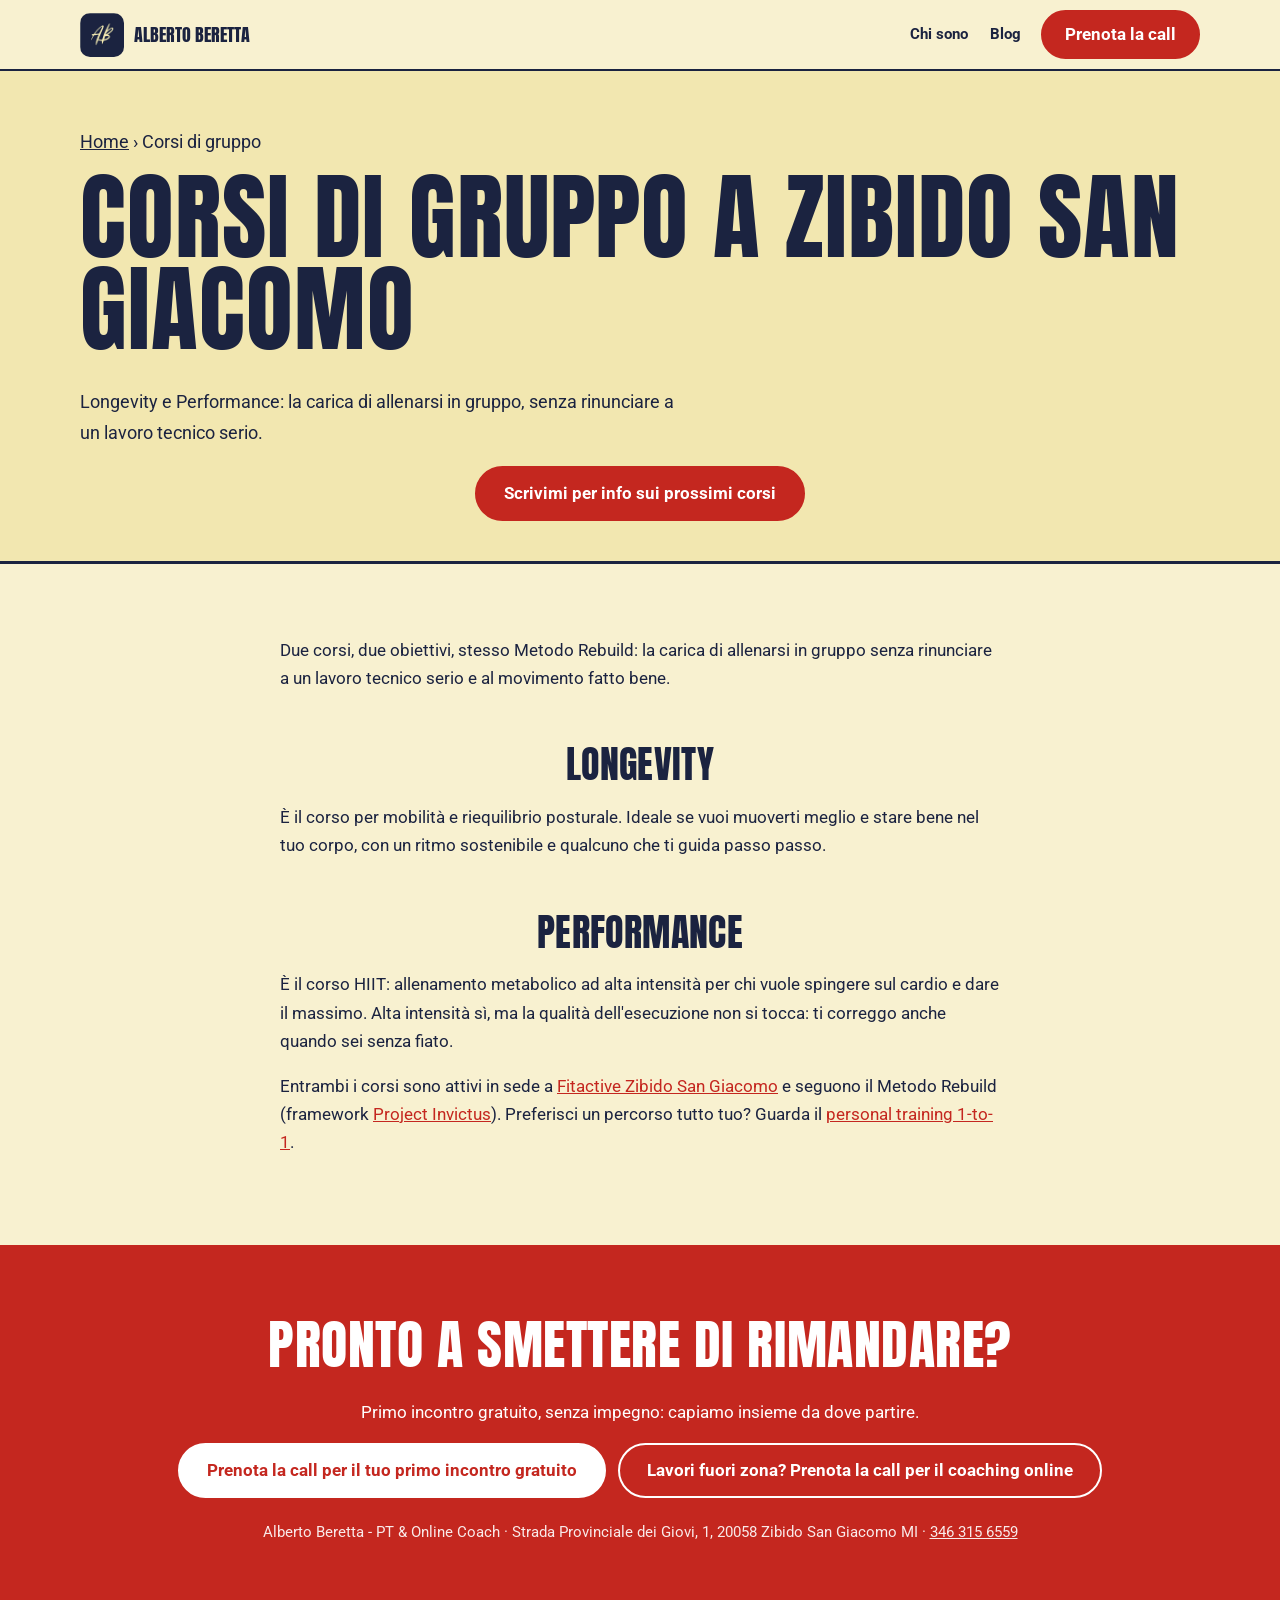
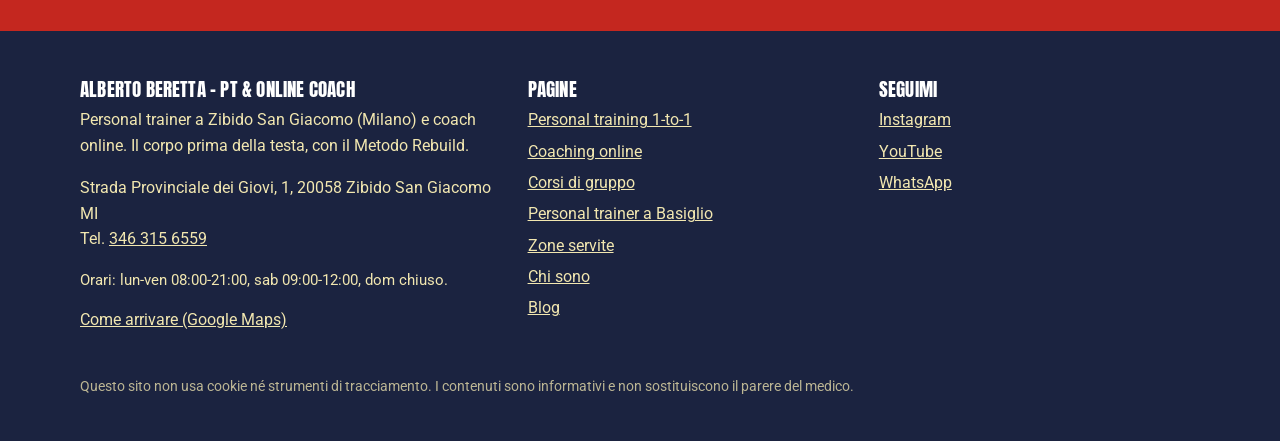
<file: corsi-di-gruppo-zibido-san-giacomo/index.html>
<!doctype html>
<html lang="it">
<head>
<meta charset="utf-8">
<meta name="viewport" content="width=device-width,initial-scale=1">
<title>Corsi di Gruppo a Zibido San Giacomo | Alberto Beretta</title>
<meta name="description" content="Corsi di gruppo Longevity (postura e mobilit&agrave;) e Performance (HIIT) a Fitactive Zibido San Giacomo con Alberto Beretta.">
<link rel="canonical" href="https://albertoberettapt-beep.github.io/corsi-di-gruppo-zibido-san-giacomo/">
<meta name="theme-color" content="#1B2340">
<meta property="og:type" content="website">
<meta property="og:locale" content="it_IT">
<meta property="og:site_name" content="Alberto Beretta - Personal Trainer">
<meta property="og:title" content="Corsi di Gruppo a Zibido San Giacomo | Alberto Beretta">
<meta property="og:description" content="Corsi di gruppo Longevity (postura e mobilit&agrave;) e Performance (HIIT) a Fitactive Zibido San Giacomo con Alberto Beretta.">
<meta property="og:url" content="https://albertoberettapt-beep.github.io/corsi-di-gruppo-zibido-san-giacomo/">
<meta property="og:image" content="https://albertoberettapt-beep.github.io/img/og.jpg">
<meta name="twitter:card" content="summary_large_image">
<link rel="icon" type="image/png" sizes="96x96" href="/img/logo-96.png">
<link rel="apple-touch-icon" href="/img/logo-180.png">
<link rel="preload" href="/fonts/anton-400.woff2" as="font" type="font/woff2" crossorigin>
<link rel="preload" href="/fonts/roboto-400.woff2" as="font" type="font/woff2" crossorigin>
<link rel="preload" href="/fonts/roboto-700.woff2" as="font" type="font/woff2" crossorigin>
<link rel="stylesheet" href="/css/style.css">

</head>
<body>
<header class="top">
<div class="wrap">
<a class="brand" href="/"><img src="/img/logo-96.png" width="44" height="44" alt="Logo AB di Alberto Beretta, personal trainer"><span>Alberto Beretta</span></a>
<nav class="nav" aria-label="Principale">
<a href="/chi-sono/">Chi sono</a>
<a href="/blog/">Blog</a>
</nav>
<a class="btn" href="https://calendar.app.google/LnRXrri4bbH3p1468">Prenota la call</a>
</div>
</header>
<main id="main"><div class="page-hero"><div class="wrap">
<p class="crumbs"><a href="/">Home</a> &rsaquo; Corsi di gruppo</p>
<h1>Corsi di gruppo a Zibido San Giacomo</h1>
<p>Longevity e Performance: la carica di allenarsi in gruppo, senza rinunciare a un lavoro tecnico serio.</p>
<div class="cta-row"><a class="btn" href="https://wa.me/393463156559?text=Ciao%21%20Vorrei%20prenotare%20il%20mio%20primo%20incontro%20gratuito">Scrivimi per info sui prossimi corsi</a></div>
</div></div>
<section><div class="wrap prose">
<p>Due corsi, due obiettivi, stesso Metodo Rebuild: la carica di allenarsi in gruppo senza rinunciare a un lavoro tecnico serio e al movimento fatto bene.</p>
<h2>Longevity</h2>
<p>È il corso per mobilità e riequilibrio posturale. Ideale se vuoi muoverti meglio e stare bene nel tuo corpo, con un ritmo sostenibile e qualcuno che ti guida passo passo.</p>
<h2>Performance</h2>
<p>È il corso HIIT: allenamento metabolico ad alta intensità per chi vuole spingere sul cardio e dare il massimo. Alta intensità sì, ma la qualità dell'esecuzione non si tocca: ti correggo anche quando sei senza fiato.</p>
<p>Entrambi i corsi sono attivi in sede a <a href="https://www.fitactive.it/i-club/zibido.php" rel="noopener">Fitactive Zibido San Giacomo</a> e seguono il Metodo Rebuild (framework <a href="https://www.academyinvictus.it/albo/" rel="noopener">Project Invictus</a>). Preferisci un percorso tutto tuo? Guarda il <a href="/personal-training-zibido-san-giacomo/">personal training 1-to-1</a>.</p>
</div></section>

<section class="final"><div class="wrap">
<h2>Pronto a smettere di rimandare?</h2>
<p>Primo incontro gratuito, senza impegno: capiamo insieme da dove partire.</p>
<div class="cta-row" style="justify-content:center"><a class="btn" href="https://calendar.app.google/LnRXrri4bbH3p1468">Prenota la call per il tuo primo incontro gratuito</a><a class="btn line" href="https://calendar.app.google/tRXcow6td5LZGSv19">Lavori fuori zona? Prenota la call per il coaching online</a></div>
<p class="nap">Alberto Beretta - PT &amp; Online Coach &middot; Strada Provinciale dei Giovi, 1, 20058 Zibido San Giacomo MI &middot; <a href="tel:+393463156559">346 315 6559</a></p>
</div></section></main>
<footer>
<div class="wrap">
<div class="cols">
<div>
<h3>Alberto Beretta - PT &amp; Online Coach</h3>
<p>Personal trainer a Zibido San Giacomo (Milano) e coach online. Il corpo prima della testa, con il Metodo Rebuild.</p>
<p>Strada Provinciale dei Giovi, 1, 20058 Zibido San Giacomo MI<br>Tel. <a href="tel:+393463156559">346 315 6559</a></p>
<p class="hours">Orari: lun-ven 08:00-21:00, sab 09:00-12:00, dom chiuso.</p>
<p><a href="https://www.google.com/maps/dir/?api=1&destination=Strada+Provinciale+dei+Giovi+1+20058+Zibido+San+Giacomo">Come arrivare (Google Maps)</a></p>
</div>
<div>
<h3>Pagine</h3>
<ul>
<li><a href="/personal-training-zibido-san-giacomo/">Personal training 1-to-1</a></li>
<li><a href="/coaching-online/">Coaching online</a></li>
<li><a href="/corsi-di-gruppo-zibido-san-giacomo/">Corsi di gruppo</a></li>
<li><a href="/personal-trainer-basiglio/">Personal trainer a Basiglio</a></li>
<li><a href="/zone-servite/">Zone servite</a></li>
<li><a href="/chi-sono/">Chi sono</a></li>
<li><a href="/blog/">Blog</a></li>
</ul>
</div>
<div>
<h3>Seguimi</h3>
<ul>
<li><a href="https://www.instagram.com/alberto.beretta.pt/" rel="noopener">Instagram</a></li>
<li><a href="https://www.youtube.com/@AlbertoBerettaPT" rel="noopener">YouTube</a></li>
<li><a href="https://wa.me/393463156559?text=Ciao%21%20Vorrei%20prenotare%20il%20mio%20primo%20incontro%20gratuito" rel="noopener">WhatsApp</a></li>
</ul>
</div>
</div>
<p class="small">Questo sito non usa cookie né strumenti di tracciamento. I contenuti sono informativi e non sostituiscono il parere del medico.</p>
</div>
</footer>
</body>
</html>
</file>
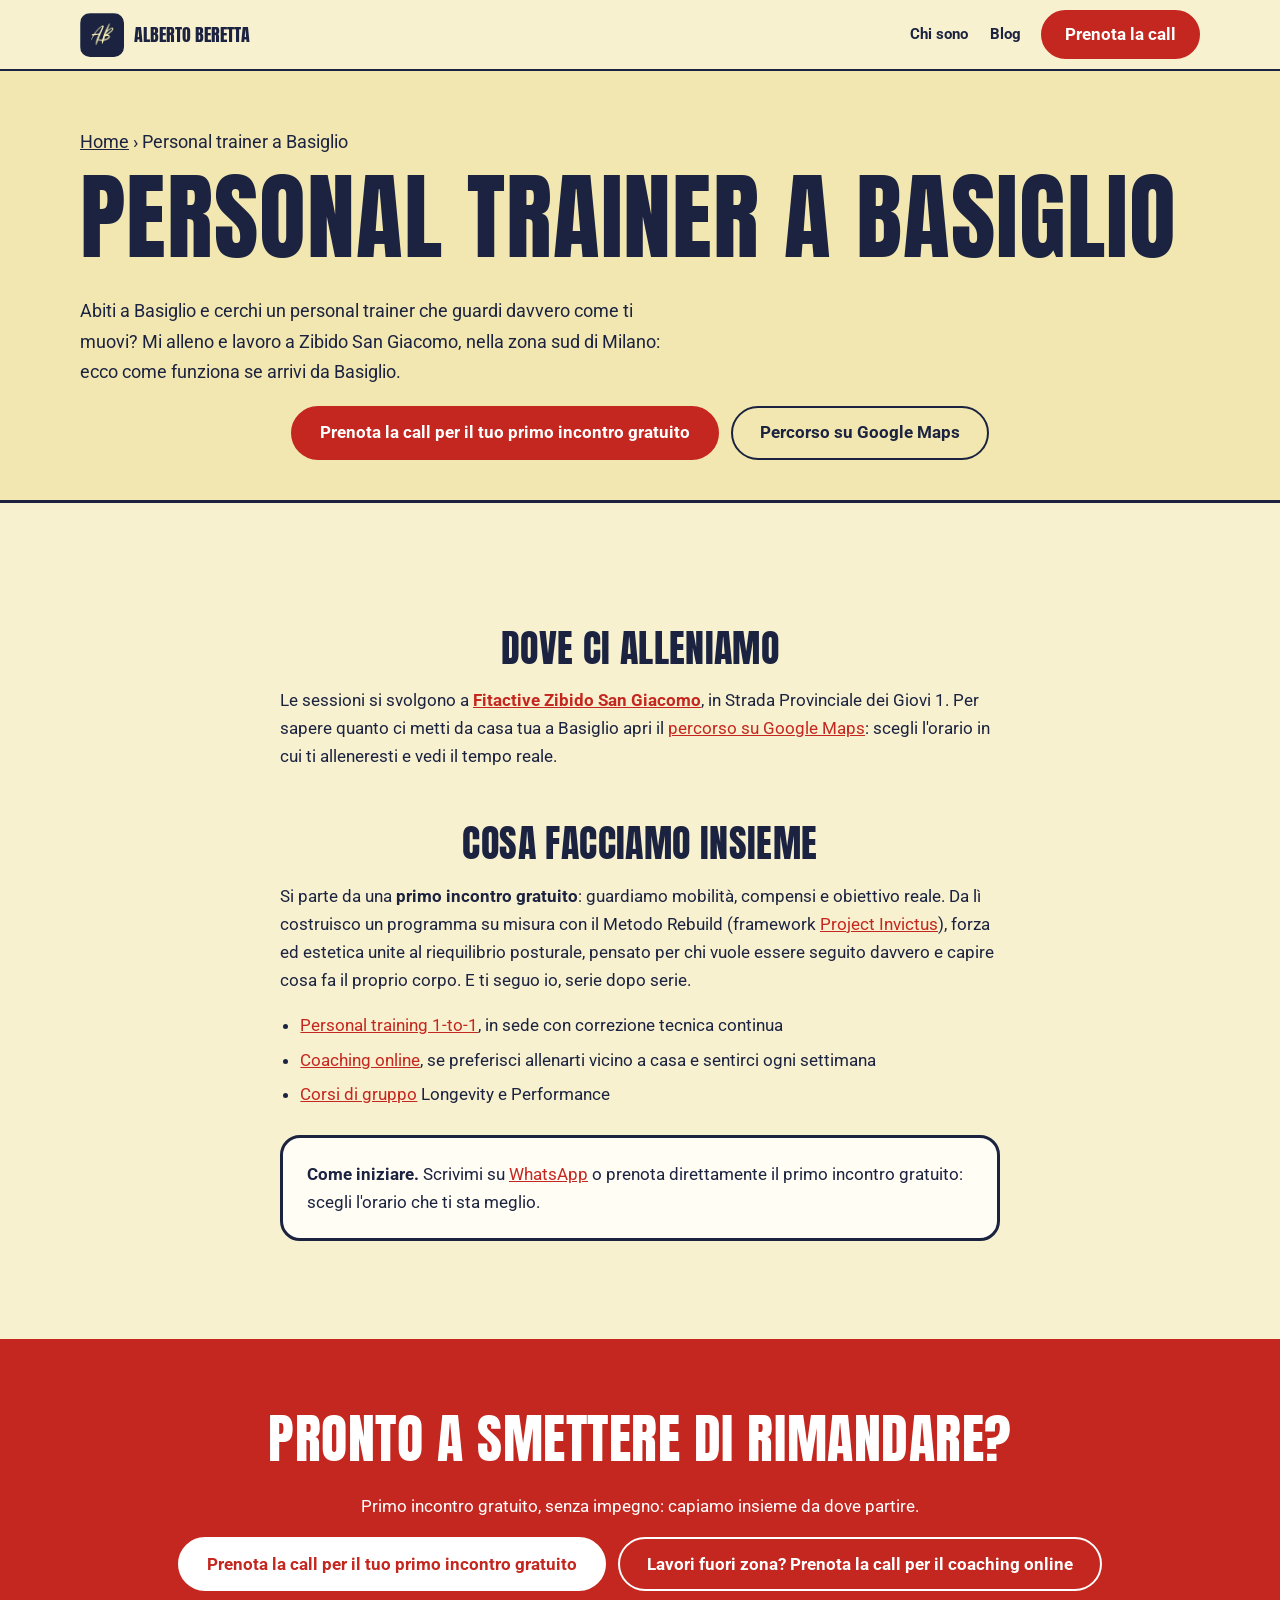
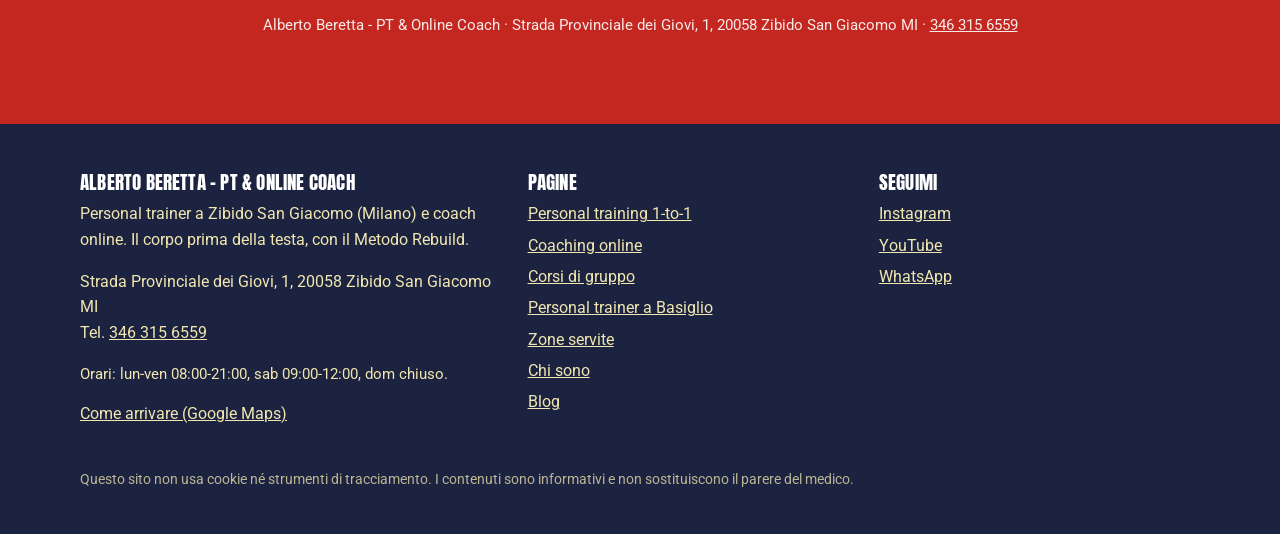
<file: personal-trainer-basiglio/index.html>
<!doctype html>
<html lang="it">
<head>
<meta charset="utf-8">
<meta name="viewport" content="width=device-width,initial-scale=1">
<title>Personal Trainer a Basiglio | Alberto Beretta</title>
<meta name="description" content="Personal trainer per chi abita a Basiglio: allenamenti a Zibido San Giacomo, primo incontro gratuito e coaching online con Alberto Beretta.">
<link rel="canonical" href="https://albertoberettapt-beep.github.io/personal-trainer-basiglio/">
<meta name="theme-color" content="#1B2340">
<meta property="og:type" content="website">
<meta property="og:locale" content="it_IT">
<meta property="og:site_name" content="Alberto Beretta - Personal Trainer">
<meta property="og:title" content="Personal Trainer a Basiglio | Alberto Beretta">
<meta property="og:description" content="Personal trainer per chi abita a Basiglio: allenamenti a Zibido San Giacomo, primo incontro gratuito e coaching online con Alberto Beretta.">
<meta property="og:url" content="https://albertoberettapt-beep.github.io/personal-trainer-basiglio/">
<meta property="og:image" content="https://albertoberettapt-beep.github.io/img/og.jpg">
<meta name="twitter:card" content="summary_large_image">
<link rel="icon" type="image/png" sizes="96x96" href="/img/logo-96.png">
<link rel="apple-touch-icon" href="/img/logo-180.png">
<link rel="preload" href="/fonts/anton-400.woff2" as="font" type="font/woff2" crossorigin>
<link rel="preload" href="/fonts/roboto-400.woff2" as="font" type="font/woff2" crossorigin>
<link rel="preload" href="/fonts/roboto-700.woff2" as="font" type="font/woff2" crossorigin>
<link rel="stylesheet" href="/css/style.css">

</head>
<body>
<header class="top">
<div class="wrap">
<a class="brand" href="/"><img src="/img/logo-96.png" width="44" height="44" alt="Logo AB di Alberto Beretta, personal trainer"><span>Alberto Beretta</span></a>
<nav class="nav" aria-label="Principale">
<a href="/chi-sono/">Chi sono</a>
<a href="/blog/">Blog</a>
</nav>
<a class="btn" href="https://calendar.app.google/LnRXrri4bbH3p1468">Prenota la call</a>
</div>
</header>
<main id="main"><div class="page-hero"><div class="wrap">
<p class="crumbs"><a href="/">Home</a> &rsaquo; Personal trainer a Basiglio</p>
<h1>Personal trainer a Basiglio</h1>
<p>Abiti a Basiglio e cerchi un personal trainer che guardi davvero come ti muovi? Mi alleno e lavoro a Zibido San Giacomo, nella zona sud di Milano: ecco come funziona se arrivi da Basiglio.</p>
<div class="cta-row"><a class="btn" href="https://calendar.app.google/LnRXrri4bbH3p1468">Prenota la call per il tuo primo incontro gratuito</a><a class="btn line" href="https://www.google.com/maps/dir/?api=1&destination=Strada+Provinciale+dei+Giovi+1+20058+Zibido+San+Giacomo">Percorso su Google Maps</a></div>
</div></div>
<section><div class="wrap prose">
<h2>Dove ci alleniamo</h2>
<p>Le sessioni si svolgono a <strong><a href="https://www.fitactive.it/i-club/zibido.php" rel="noopener">Fitactive Zibido San Giacomo</a></strong>, in Strada Provinciale dei Giovi 1. Per sapere quanto ci metti da casa tua a Basiglio apri il <a href="https://www.google.com/maps/dir/?api=1&destination=Strada+Provinciale+dei+Giovi+1+20058+Zibido+San+Giacomo">percorso su Google Maps</a>: scegli l'orario in cui ti alleneresti e vedi il tempo reale.</p>
<h2>Cosa facciamo insieme</h2>
<p>Si parte da una <strong>primo incontro gratuito</strong>: guardiamo mobilità, compensi e obiettivo reale. Da lì costruisco un programma su misura con il Metodo Rebuild (framework <a href="https://www.academyinvictus.it/albo/" rel="noopener">Project Invictus</a>), forza ed estetica unite al riequilibrio posturale, pensato per chi vuole essere seguito davvero e capire cosa fa il proprio corpo. E ti seguo io, serie dopo serie.</p>
<ul>
<li><a href="/personal-training-zibido-san-giacomo/">Personal training 1-to-1</a>, in sede con correzione tecnica continua</li>
<li><a href="/coaching-online/">Coaching online</a>, se preferisci allenarti vicino a casa e sentirci ogni settimana</li>
<li><a href="/corsi-di-gruppo-zibido-san-giacomo/">Corsi di gruppo</a> Longevity e Performance</li>
</ul>
<div class="callout"><strong>Come iniziare.</strong> Scrivimi su <a href="https://wa.me/393463156559?text=Ciao%21%20Vorrei%20prenotare%20il%20mio%20primo%20incontro%20gratuito">WhatsApp</a> o prenota direttamente il primo incontro gratuito: scegli l'orario che ti sta meglio.</div>
</div></section>

<section class="final"><div class="wrap">
<h2>Pronto a smettere di rimandare?</h2>
<p>Primo incontro gratuito, senza impegno: capiamo insieme da dove partire.</p>
<div class="cta-row" style="justify-content:center"><a class="btn" href="https://calendar.app.google/LnRXrri4bbH3p1468">Prenota la call per il tuo primo incontro gratuito</a><a class="btn line" href="https://calendar.app.google/tRXcow6td5LZGSv19">Lavori fuori zona? Prenota la call per il coaching online</a></div>
<p class="nap">Alberto Beretta - PT &amp; Online Coach &middot; Strada Provinciale dei Giovi, 1, 20058 Zibido San Giacomo MI &middot; <a href="tel:+393463156559">346 315 6559</a></p>
</div></section></main>
<footer>
<div class="wrap">
<div class="cols">
<div>
<h3>Alberto Beretta - PT &amp; Online Coach</h3>
<p>Personal trainer a Zibido San Giacomo (Milano) e coach online. Il corpo prima della testa, con il Metodo Rebuild.</p>
<p>Strada Provinciale dei Giovi, 1, 20058 Zibido San Giacomo MI<br>Tel. <a href="tel:+393463156559">346 315 6559</a></p>
<p class="hours">Orari: lun-ven 08:00-21:00, sab 09:00-12:00, dom chiuso.</p>
<p><a href="https://www.google.com/maps/dir/?api=1&destination=Strada+Provinciale+dei+Giovi+1+20058+Zibido+San+Giacomo">Come arrivare (Google Maps)</a></p>
</div>
<div>
<h3>Pagine</h3>
<ul>
<li><a href="/personal-training-zibido-san-giacomo/">Personal training 1-to-1</a></li>
<li><a href="/coaching-online/">Coaching online</a></li>
<li><a href="/corsi-di-gruppo-zibido-san-giacomo/">Corsi di gruppo</a></li>
<li><a href="/personal-trainer-basiglio/">Personal trainer a Basiglio</a></li>
<li><a href="/zone-servite/">Zone servite</a></li>
<li><a href="/chi-sono/">Chi sono</a></li>
<li><a href="/blog/">Blog</a></li>
</ul>
</div>
<div>
<h3>Seguimi</h3>
<ul>
<li><a href="https://www.instagram.com/alberto.beretta.pt/" rel="noopener">Instagram</a></li>
<li><a href="https://www.youtube.com/@AlbertoBerettaPT" rel="noopener">YouTube</a></li>
<li><a href="https://wa.me/393463156559?text=Ciao%21%20Vorrei%20prenotare%20il%20mio%20primo%20incontro%20gratuito" rel="noopener">WhatsApp</a></li>
</ul>
</div>
</div>
<p class="small">Questo sito non usa cookie né strumenti di tracciamento. I contenuti sono informativi e non sostituiscono il parere del medico.</p>
</div>
</footer>
</body>
</html>
</file>
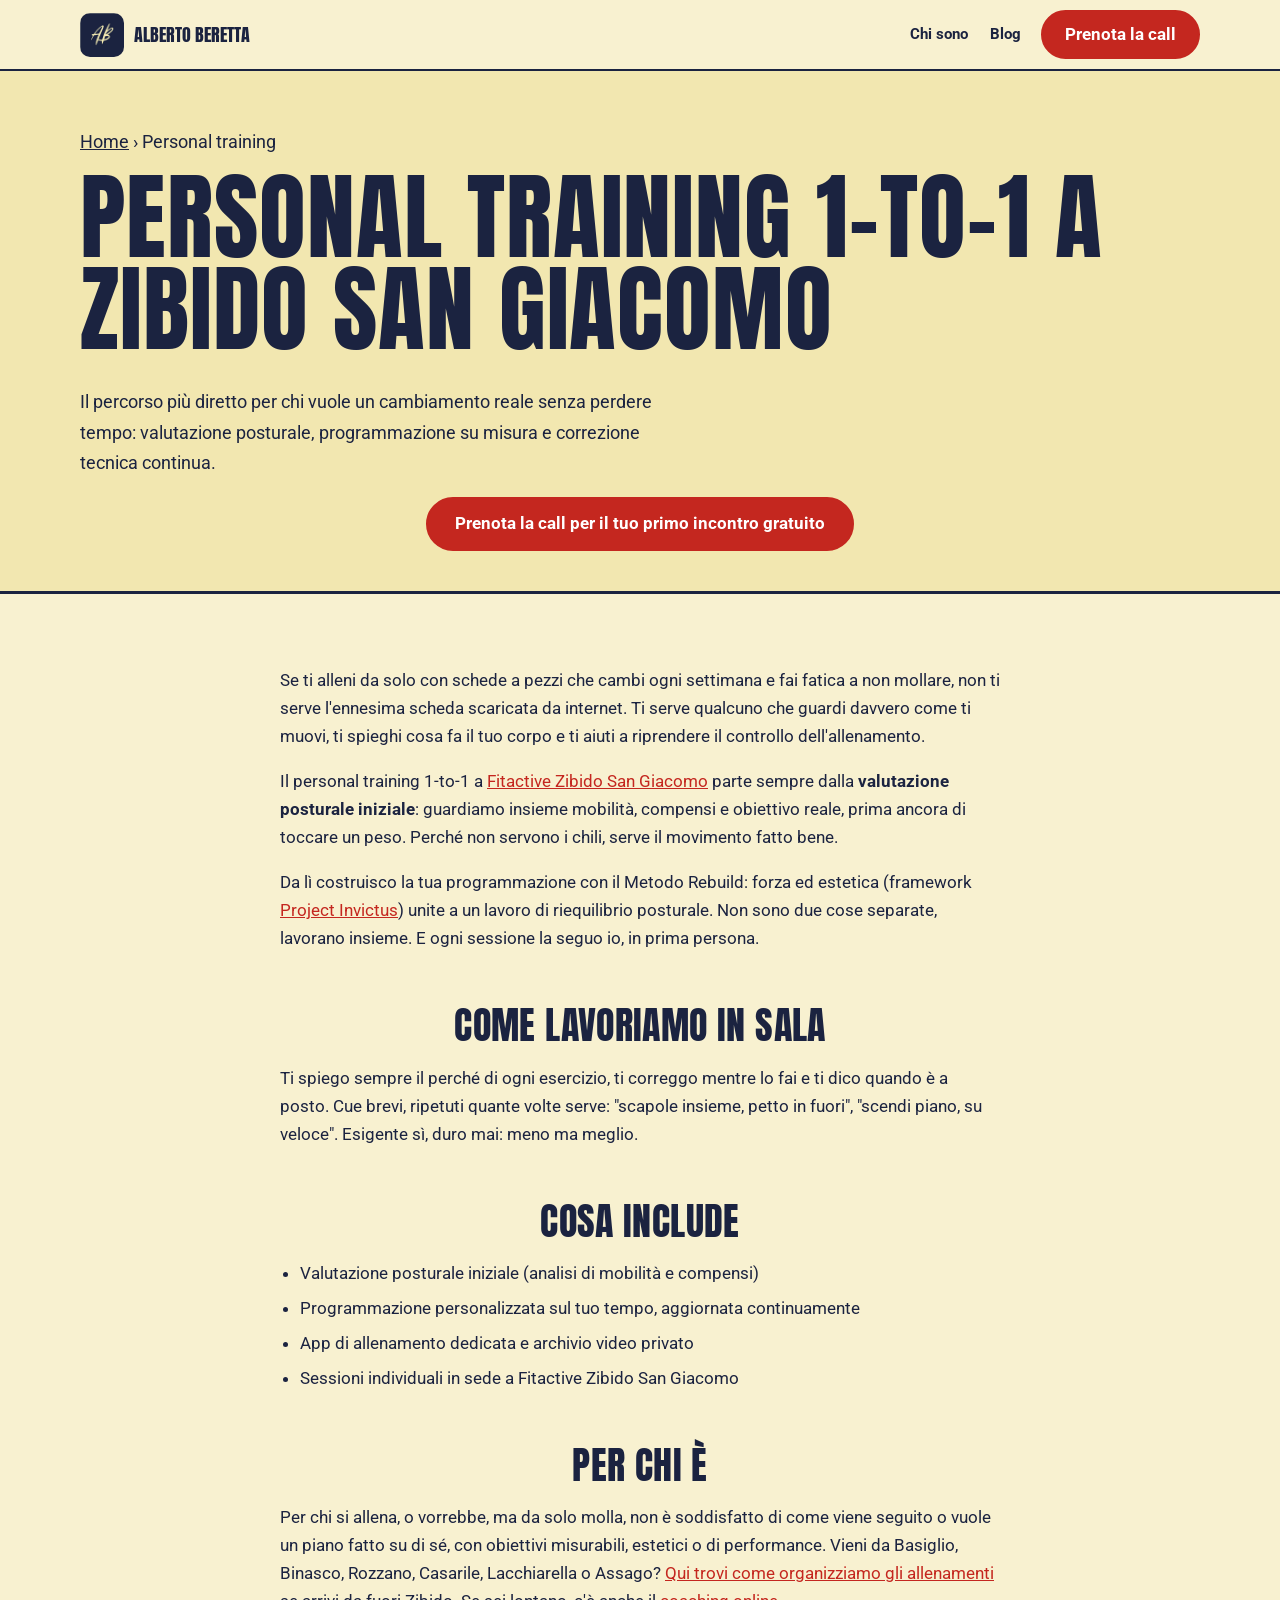
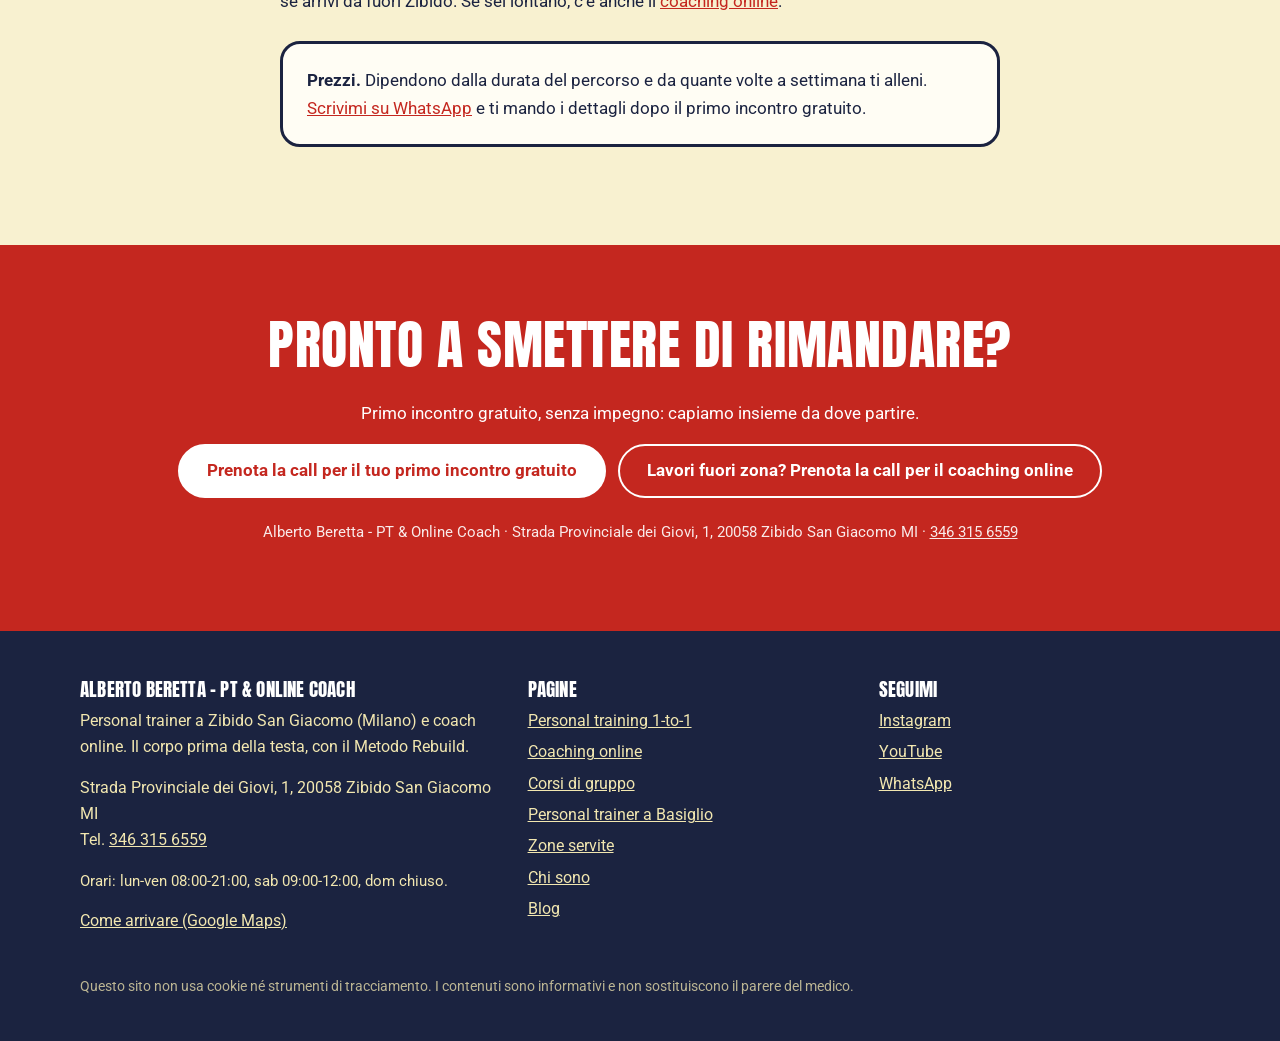
<file: personal-training-zibido-san-giacomo/index.html>
<!doctype html>
<html lang="it">
<head>
<meta charset="utf-8">
<meta name="viewport" content="width=device-width,initial-scale=1">
<title>Personal Training 1-to-1 a Zibido San Giacomo | A. Beretta</title>
<meta name="description" content="Personal training 1-to-1 a Zibido San Giacomo: valutazione posturale, programmazione su misura e correzione tecnica continua con Alberto Beretta.">
<link rel="canonical" href="https://albertoberettapt-beep.github.io/personal-training-zibido-san-giacomo/">
<meta name="theme-color" content="#1B2340">
<meta property="og:type" content="website">
<meta property="og:locale" content="it_IT">
<meta property="og:site_name" content="Alberto Beretta - Personal Trainer">
<meta property="og:title" content="Personal Training 1-to-1 a Zibido San Giacomo | A. Beretta">
<meta property="og:description" content="Personal training 1-to-1 a Zibido San Giacomo: valutazione posturale, programmazione su misura e correzione tecnica continua con Alberto Beretta.">
<meta property="og:url" content="https://albertoberettapt-beep.github.io/personal-training-zibido-san-giacomo/">
<meta property="og:image" content="https://albertoberettapt-beep.github.io/img/og.jpg">
<meta name="twitter:card" content="summary_large_image">
<link rel="icon" type="image/png" sizes="96x96" href="/img/logo-96.png">
<link rel="apple-touch-icon" href="/img/logo-180.png">
<link rel="preload" href="/fonts/anton-400.woff2" as="font" type="font/woff2" crossorigin>
<link rel="preload" href="/fonts/roboto-400.woff2" as="font" type="font/woff2" crossorigin>
<link rel="preload" href="/fonts/roboto-700.woff2" as="font" type="font/woff2" crossorigin>
<link rel="stylesheet" href="/css/style.css">

</head>
<body>
<header class="top">
<div class="wrap">
<a class="brand" href="/"><img src="/img/logo-96.png" width="44" height="44" alt="Logo AB di Alberto Beretta, personal trainer"><span>Alberto Beretta</span></a>
<nav class="nav" aria-label="Principale">
<a href="/chi-sono/">Chi sono</a>
<a href="/blog/">Blog</a>
</nav>
<a class="btn" href="https://calendar.app.google/LnRXrri4bbH3p1468">Prenota la call</a>
</div>
</header>
<main id="main"><div class="page-hero"><div class="wrap">
<p class="crumbs"><a href="/">Home</a> &rsaquo; Personal training</p>
<h1>Personal training 1-to-1 a Zibido San Giacomo</h1>
<p>Il percorso più diretto per chi vuole un cambiamento reale senza perdere tempo: valutazione posturale, programmazione su misura e correzione tecnica continua.</p>
<div class="cta-row"><a class="btn" href="https://calendar.app.google/LnRXrri4bbH3p1468">Prenota la call per il tuo primo incontro gratuito</a></div>
</div></div>
<section><div class="wrap prose">
<p>Se ti alleni da solo con schede a pezzi che cambi ogni settimana e fai fatica a non mollare, non ti serve l'ennesima scheda scaricata da internet. Ti serve qualcuno che guardi davvero come ti muovi, ti spieghi cosa fa il tuo corpo e ti aiuti a riprendere il controllo dell'allenamento.</p>
<p>Il personal training 1-to-1 a <a href="https://www.fitactive.it/i-club/zibido.php" rel="noopener">Fitactive Zibido San Giacomo</a> parte sempre dalla <strong>valutazione posturale iniziale</strong>: guardiamo insieme mobilità, compensi e obiettivo reale, prima ancora di toccare un peso. Perché non servono i chili, serve il movimento fatto bene.</p>
<p>Da lì costruisco la tua programmazione con il Metodo Rebuild: forza ed estetica (framework <a href="https://www.academyinvictus.it/albo/" rel="noopener">Project Invictus</a>) unite a un lavoro di riequilibrio posturale. Non sono due cose separate, lavorano insieme. E ogni sessione la seguo io, in prima persona.</p>
<h2>Come lavoriamo in sala</h2>
<p>Ti spiego sempre il perché di ogni esercizio, ti correggo mentre lo fai e ti dico quando è a posto. Cue brevi, ripetuti quante volte serve: "scapole insieme, petto in fuori", "scendi piano, su veloce". Esigente sì, duro mai: meno ma meglio.</p>
<h2>Cosa include</h2>
<ul>
<li>Valutazione posturale iniziale (analisi di mobilità e compensi)</li>
<li>Programmazione personalizzata sul tuo tempo, aggiornata continuamente</li>
<li>App di allenamento dedicata e archivio video privato</li>
<li>Sessioni individuali in sede a Fitactive Zibido San Giacomo</li>
</ul>
<h2>Per chi è</h2>
<p>Per chi si allena, o vorrebbe, ma da solo molla, non &egrave; soddisfatto di come viene seguito o vuole un piano fatto su di s&eacute;, con obiettivi misurabili, estetici o di performance. Vieni da Basiglio, Binasco, Rozzano, Casarile, Lacchiarella o Assago? <a href="/personal-trainer-basiglio/">Qui trovi come organizziamo gli allenamenti</a> se arrivi da fuori Zibido. Se sei lontano, c'è anche il <a href="/coaching-online/">coaching online</a>.</p>
<div class="callout"><strong>Prezzi.</strong> Dipendono dalla durata del percorso e da quante volte a settimana ti alleni. <a href="https://wa.me/393463156559?text=Ciao%21%20Vorrei%20prenotare%20il%20mio%20primo%20incontro%20gratuito">Scrivimi su WhatsApp</a> e ti mando i dettagli dopo il primo incontro gratuito.</div>
</div></section>

<section class="final"><div class="wrap">
<h2>Pronto a smettere di rimandare?</h2>
<p>Primo incontro gratuito, senza impegno: capiamo insieme da dove partire.</p>
<div class="cta-row" style="justify-content:center"><a class="btn" href="https://calendar.app.google/LnRXrri4bbH3p1468">Prenota la call per il tuo primo incontro gratuito</a><a class="btn line" href="https://calendar.app.google/tRXcow6td5LZGSv19">Lavori fuori zona? Prenota la call per il coaching online</a></div>
<p class="nap">Alberto Beretta - PT &amp; Online Coach &middot; Strada Provinciale dei Giovi, 1, 20058 Zibido San Giacomo MI &middot; <a href="tel:+393463156559">346 315 6559</a></p>
</div></section></main>
<footer>
<div class="wrap">
<div class="cols">
<div>
<h3>Alberto Beretta - PT &amp; Online Coach</h3>
<p>Personal trainer a Zibido San Giacomo (Milano) e coach online. Il corpo prima della testa, con il Metodo Rebuild.</p>
<p>Strada Provinciale dei Giovi, 1, 20058 Zibido San Giacomo MI<br>Tel. <a href="tel:+393463156559">346 315 6559</a></p>
<p class="hours">Orari: lun-ven 08:00-21:00, sab 09:00-12:00, dom chiuso.</p>
<p><a href="https://www.google.com/maps/dir/?api=1&destination=Strada+Provinciale+dei+Giovi+1+20058+Zibido+San+Giacomo">Come arrivare (Google Maps)</a></p>
</div>
<div>
<h3>Pagine</h3>
<ul>
<li><a href="/personal-training-zibido-san-giacomo/">Personal training 1-to-1</a></li>
<li><a href="/coaching-online/">Coaching online</a></li>
<li><a href="/corsi-di-gruppo-zibido-san-giacomo/">Corsi di gruppo</a></li>
<li><a href="/personal-trainer-basiglio/">Personal trainer a Basiglio</a></li>
<li><a href="/zone-servite/">Zone servite</a></li>
<li><a href="/chi-sono/">Chi sono</a></li>
<li><a href="/blog/">Blog</a></li>
</ul>
</div>
<div>
<h3>Seguimi</h3>
<ul>
<li><a href="https://www.instagram.com/alberto.beretta.pt/" rel="noopener">Instagram</a></li>
<li><a href="https://www.youtube.com/@AlbertoBerettaPT" rel="noopener">YouTube</a></li>
<li><a href="https://wa.me/393463156559?text=Ciao%21%20Vorrei%20prenotare%20il%20mio%20primo%20incontro%20gratuito" rel="noopener">WhatsApp</a></li>
</ul>
</div>
</div>
<p class="small">Questo sito non usa cookie né strumenti di tracciamento. I contenuti sono informativi e non sostituiscono il parere del medico.</p>
</div>
</footer>
</body>
</html>
</file>
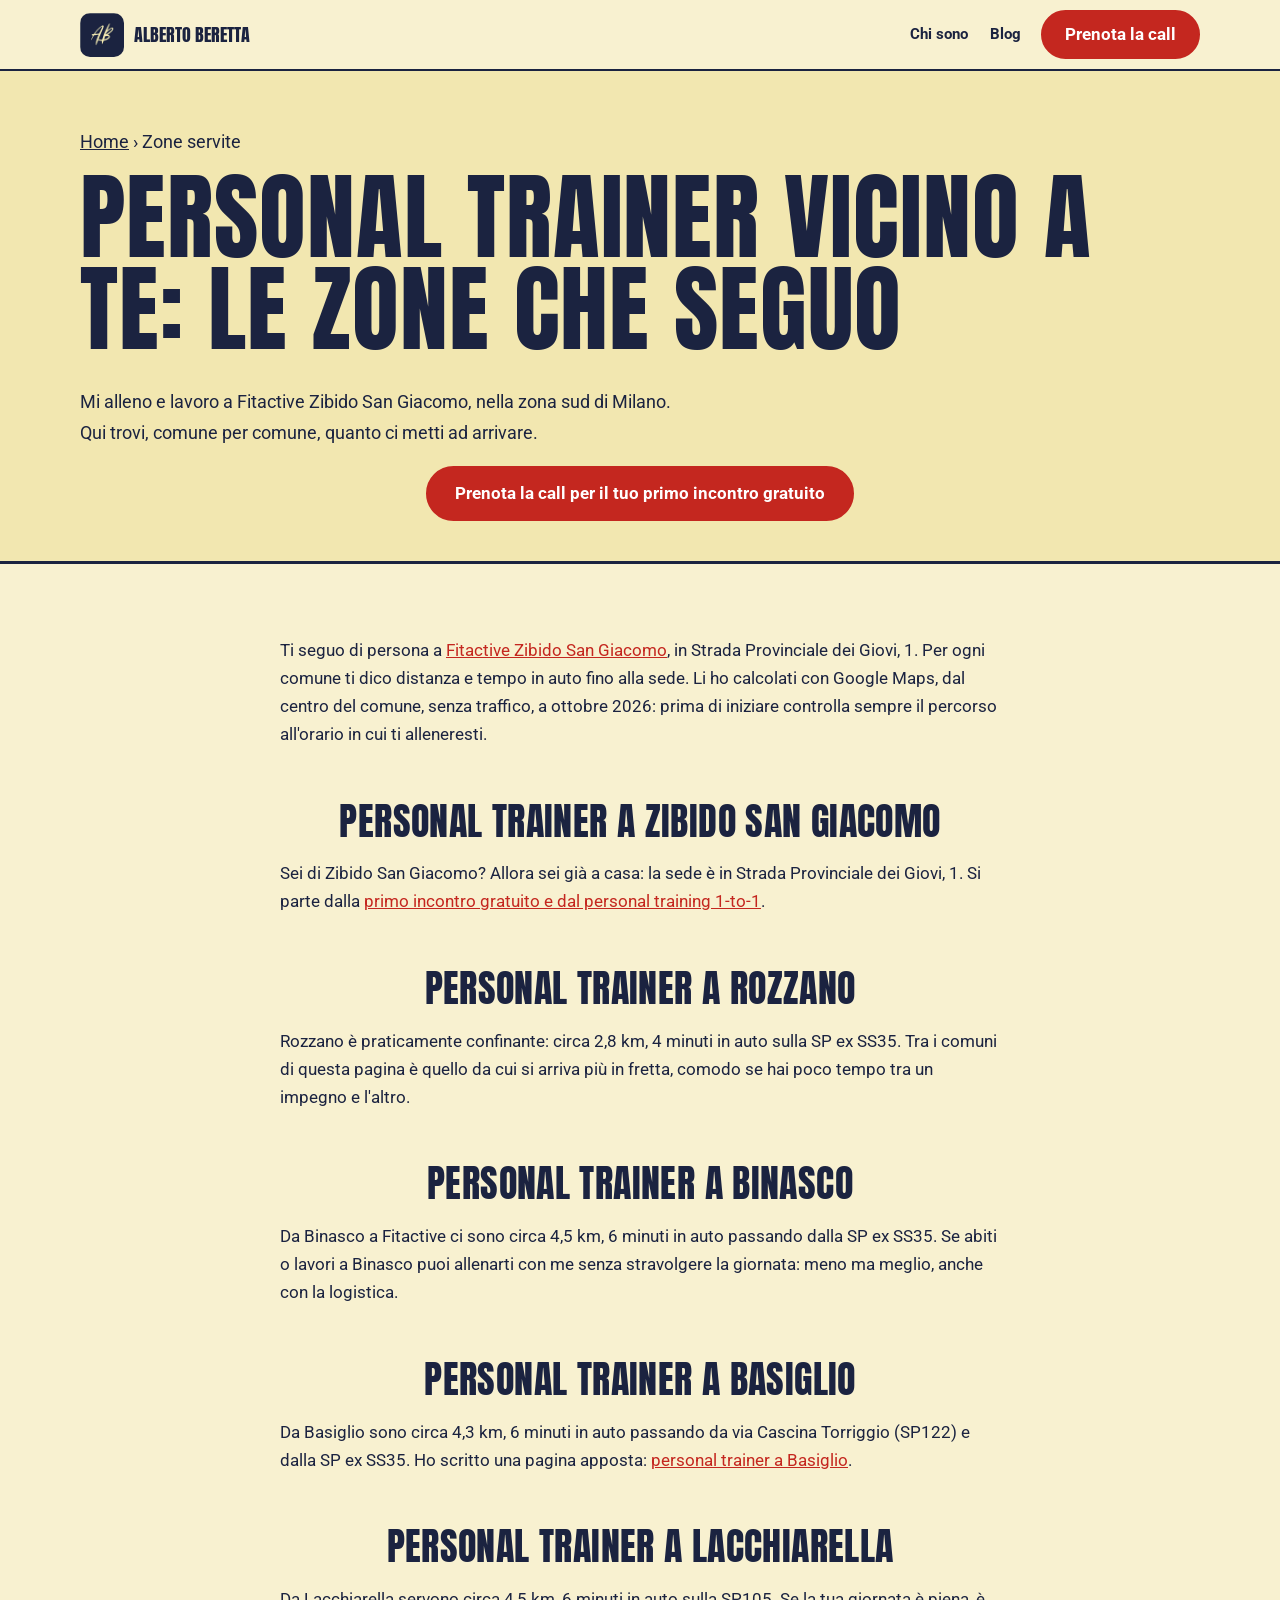
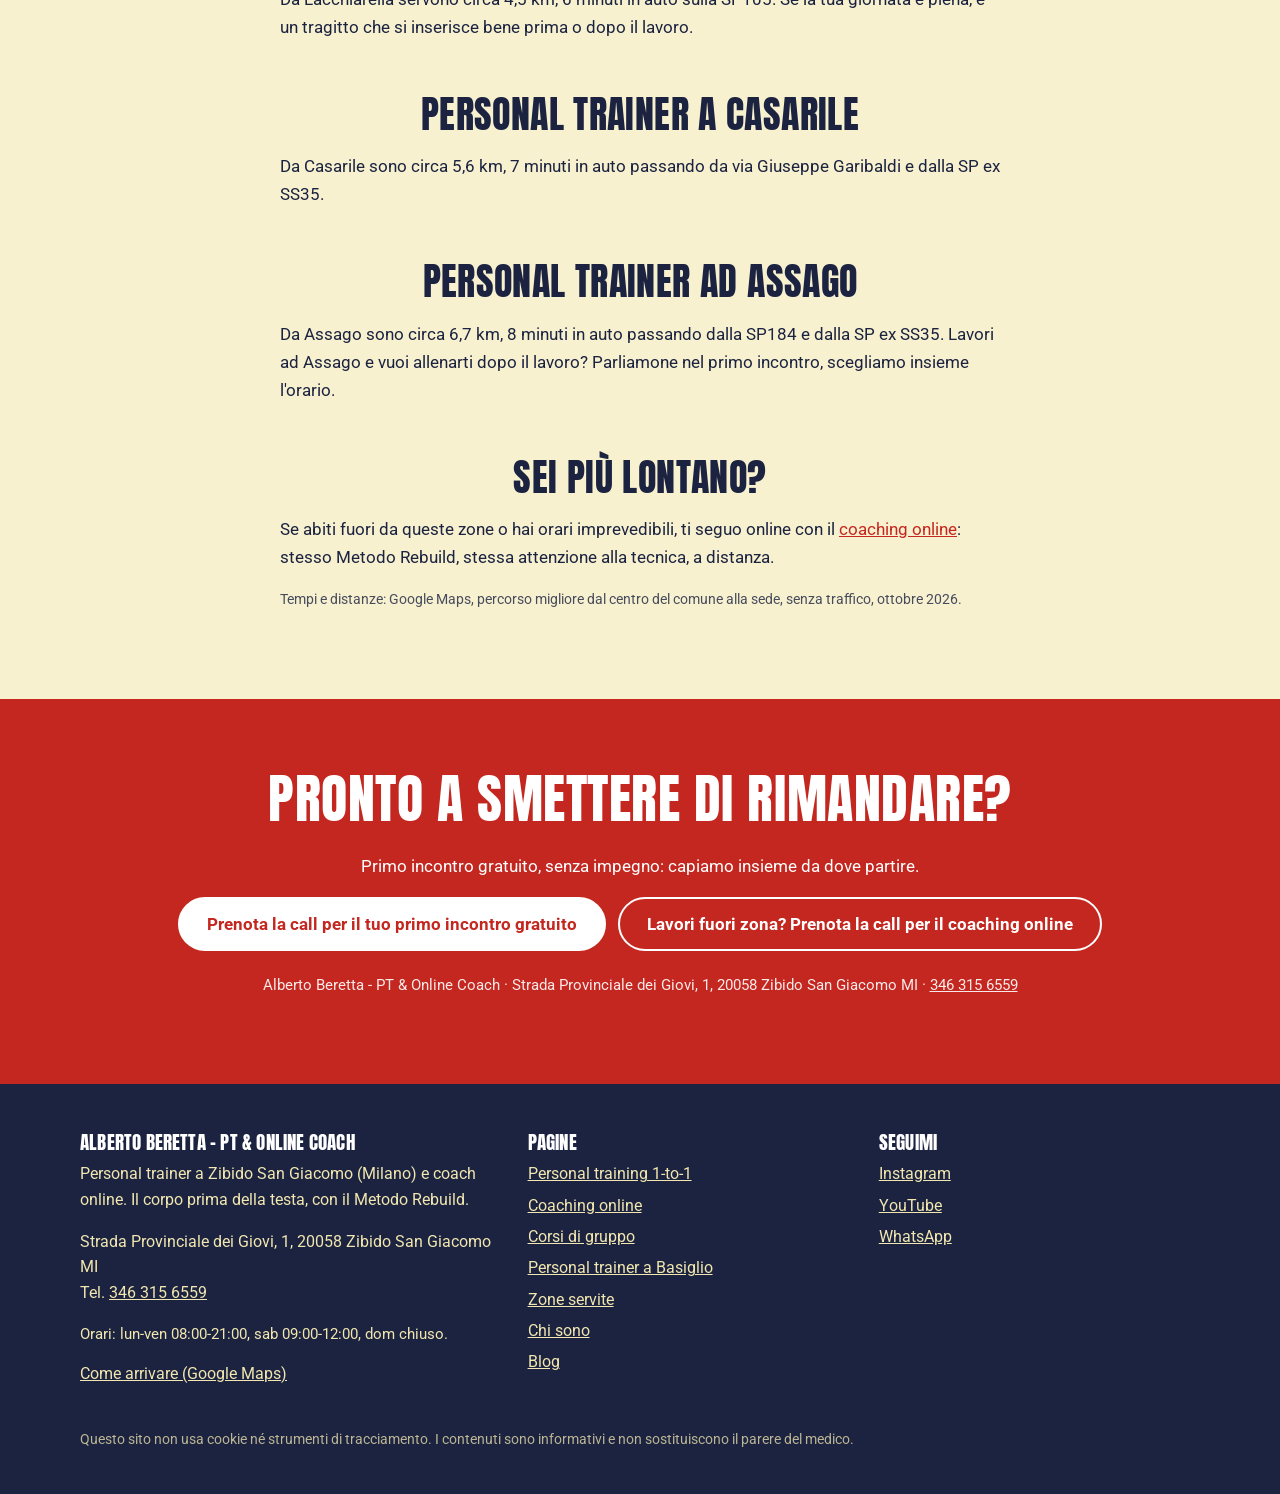
<file: zone-servite/index.html>
<!doctype html>
<html lang="it">
<head>
<meta charset="utf-8">
<meta name="viewport" content="width=device-width,initial-scale=1">
<title>Personal Trainer Zone Servite Zibido | Alberto Beretta</title>
<meta name="description" content="Binasco, Rozzano, Casarile, Lacchiarella, Assago, Basiglio: distanza e tempo in auto da Fitactive Zibido San Giacomo, dove ti seguo di persona.">
<link rel="canonical" href="https://albertoberettapt-beep.github.io/zone-servite/">
<meta name="theme-color" content="#1B2340">
<meta property="og:type" content="website">
<meta property="og:locale" content="it_IT">
<meta property="og:site_name" content="Alberto Beretta - Personal Trainer">
<meta property="og:title" content="Personal Trainer Zone Servite Zibido | Alberto Beretta">
<meta property="og:description" content="Binasco, Rozzano, Casarile, Lacchiarella, Assago, Basiglio: distanza e tempo in auto da Fitactive Zibido San Giacomo, dove ti seguo di persona.">
<meta property="og:url" content="https://albertoberettapt-beep.github.io/zone-servite/">
<meta property="og:image" content="https://albertoberettapt-beep.github.io/img/og.jpg">
<meta name="twitter:card" content="summary_large_image">
<link rel="icon" type="image/png" sizes="96x96" href="/img/logo-96.png">
<link rel="apple-touch-icon" href="/img/logo-180.png">
<link rel="preload" href="/fonts/anton-400.woff2" as="font" type="font/woff2" crossorigin>
<link rel="preload" href="/fonts/roboto-400.woff2" as="font" type="font/woff2" crossorigin>
<link rel="preload" href="/fonts/roboto-700.woff2" as="font" type="font/woff2" crossorigin>
<link rel="stylesheet" href="/css/style.css">

</head>
<body>
<header class="top">
<div class="wrap">
<a class="brand" href="/"><img src="/img/logo-96.png" width="44" height="44" alt="Logo AB di Alberto Beretta, personal trainer"><span>Alberto Beretta</span></a>
<nav class="nav" aria-label="Principale">
<a href="/chi-sono/">Chi sono</a>
<a href="/blog/">Blog</a>
</nav>
<a class="btn" href="https://calendar.app.google/LnRXrri4bbH3p1468">Prenota la call</a>
</div>
</header>
<main id="main"><div class="page-hero"><div class="wrap">
<p class="crumbs"><a href="/">Home</a> &rsaquo; Zone servite</p>
<h1>Personal trainer vicino a te: le zone che seguo</h1>
<p>Mi alleno e lavoro a Fitactive Zibido San Giacomo, nella zona sud di Milano. Qui trovi, comune per comune, quanto ci metti ad arrivare.</p>
<div class="cta-row"><a class="btn" href="https://calendar.app.google/LnRXrri4bbH3p1468">Prenota la call per il tuo primo incontro gratuito</a></div>
</div></div>
<section><div class="wrap prose">
<p>Ti seguo di persona a <a href="https://www.fitactive.it/i-club/zibido.php" rel="noopener">Fitactive Zibido San Giacomo</a>, in Strada Provinciale dei Giovi, 1. Per ogni comune ti dico distanza e tempo in auto fino alla sede. Li ho calcolati con Google Maps, dal centro del comune, senza traffico, a ottobre 2026: prima di iniziare controlla sempre il percorso all'orario in cui ti alleneresti.</p>
<h2 id="zibido-san-giacomo">Personal trainer a Zibido San Giacomo</h2>
<p>Sei di Zibido San Giacomo? Allora sei già a casa: la sede è in Strada Provinciale dei Giovi, 1. Si parte dalla <a href="/personal-training-zibido-san-giacomo/">primo incontro gratuito e dal personal training 1-to-1</a>.</p>
<h2 id="rozzano">Personal trainer a Rozzano</h2>
<p>Rozzano è praticamente confinante: circa 2,8 km, 4 minuti in auto sulla SP ex SS35. Tra i comuni di questa pagina è quello da cui si arriva più in fretta, comodo se hai poco tempo tra un impegno e l'altro.</p>
<h2 id="binasco">Personal trainer a Binasco</h2>
<p>Da Binasco a Fitactive ci sono circa 4,5 km, 6 minuti in auto passando dalla SP ex SS35. Se abiti o lavori a Binasco puoi allenarti con me senza stravolgere la giornata: meno ma meglio, anche con la logistica.</p>
<h2 id="basiglio">Personal trainer a Basiglio</h2>
<p>Da Basiglio sono circa 4,3 km, 6 minuti in auto passando da via Cascina Torriggio (SP122) e dalla SP ex SS35. Ho scritto una pagina apposta: <a href="/personal-trainer-basiglio/">personal trainer a Basiglio</a>.</p>
<h2 id="lacchiarella">Personal trainer a Lacchiarella</h2>
<p>Da Lacchiarella servono circa 4,5 km, 6 minuti in auto sulla SP105. Se la tua giornata è piena, è un tragitto che si inserisce bene prima o dopo il lavoro.</p>
<h2 id="casarile">Personal trainer a Casarile</h2>
<p>Da Casarile sono circa 5,6 km, 7 minuti in auto passando da via Giuseppe Garibaldi e dalla SP ex SS35.</p>
<h2 id="assago">Personal trainer ad Assago</h2>
<p>Da Assago sono circa 6,7 km, 8 minuti in auto passando dalla SP184 e dalla SP ex SS35. Lavori ad Assago e vuoi allenarti dopo il lavoro? Parliamone nel primo incontro, scegliamo insieme l'orario.</p>
<h2>Sei più lontano?</h2>
<p>Se abiti fuori da queste zone o hai orari imprevedibili, ti seguo online con il <a href="/coaching-online/">coaching online</a>: stesso Metodo Rebuild, stessa attenzione alla tecnica, a distanza.</p>
<p class="note">Tempi e distanze: Google Maps, percorso migliore dal centro del comune alla sede, senza traffico, ottobre 2026.</p>
</div></section>

<section class="final"><div class="wrap">
<h2>Pronto a smettere di rimandare?</h2>
<p>Primo incontro gratuito, senza impegno: capiamo insieme da dove partire.</p>
<div class="cta-row" style="justify-content:center"><a class="btn" href="https://calendar.app.google/LnRXrri4bbH3p1468">Prenota la call per il tuo primo incontro gratuito</a><a class="btn line" href="https://calendar.app.google/tRXcow6td5LZGSv19">Lavori fuori zona? Prenota la call per il coaching online</a></div>
<p class="nap">Alberto Beretta - PT &amp; Online Coach &middot; Strada Provinciale dei Giovi, 1, 20058 Zibido San Giacomo MI &middot; <a href="tel:+393463156559">346 315 6559</a></p>
</div></section></main>
<footer>
<div class="wrap">
<div class="cols">
<div>
<h3>Alberto Beretta - PT &amp; Online Coach</h3>
<p>Personal trainer a Zibido San Giacomo (Milano) e coach online. Il corpo prima della testa, con il Metodo Rebuild.</p>
<p>Strada Provinciale dei Giovi, 1, 20058 Zibido San Giacomo MI<br>Tel. <a href="tel:+393463156559">346 315 6559</a></p>
<p class="hours">Orari: lun-ven 08:00-21:00, sab 09:00-12:00, dom chiuso.</p>
<p><a href="https://www.google.com/maps/dir/?api=1&destination=Strada+Provinciale+dei+Giovi+1+20058+Zibido+San+Giacomo">Come arrivare (Google Maps)</a></p>
</div>
<div>
<h3>Pagine</h3>
<ul>
<li><a href="/personal-training-zibido-san-giacomo/">Personal training 1-to-1</a></li>
<li><a href="/coaching-online/">Coaching online</a></li>
<li><a href="/corsi-di-gruppo-zibido-san-giacomo/">Corsi di gruppo</a></li>
<li><a href="/personal-trainer-basiglio/">Personal trainer a Basiglio</a></li>
<li><a href="/zone-servite/">Zone servite</a></li>
<li><a href="/chi-sono/">Chi sono</a></li>
<li><a href="/blog/">Blog</a></li>
</ul>
</div>
<div>
<h3>Seguimi</h3>
<ul>
<li><a href="https://www.instagram.com/alberto.beretta.pt/" rel="noopener">Instagram</a></li>
<li><a href="https://www.youtube.com/@AlbertoBerettaPT" rel="noopener">YouTube</a></li>
<li><a href="https://wa.me/393463156559?text=Ciao%21%20Vorrei%20prenotare%20il%20mio%20primo%20incontro%20gratuito" rel="noopener">WhatsApp</a></li>
</ul>
</div>
</div>
<p class="small">Questo sito non usa cookie né strumenti di tracciamento. I contenuti sono informativi e non sostituiscono il parere del medico.</p>
</div>
</footer>
</body>
</html>
</file>
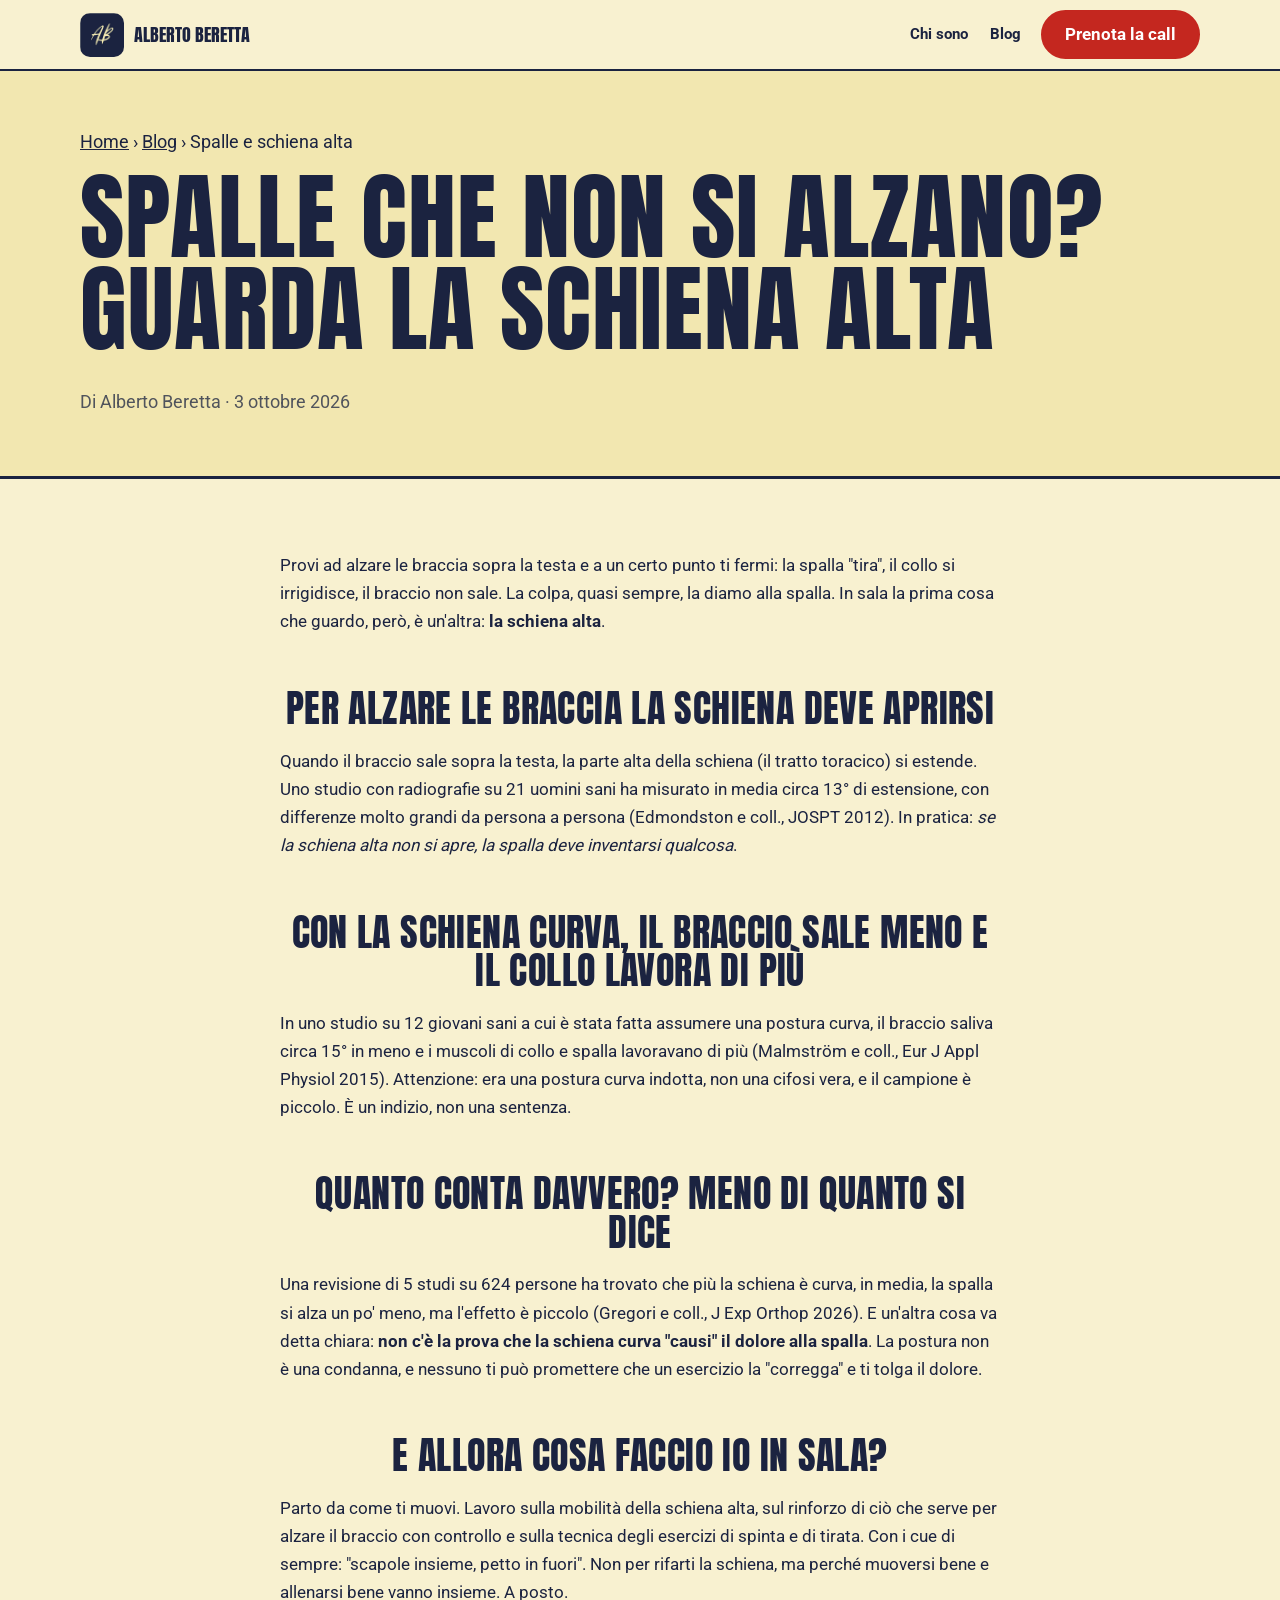
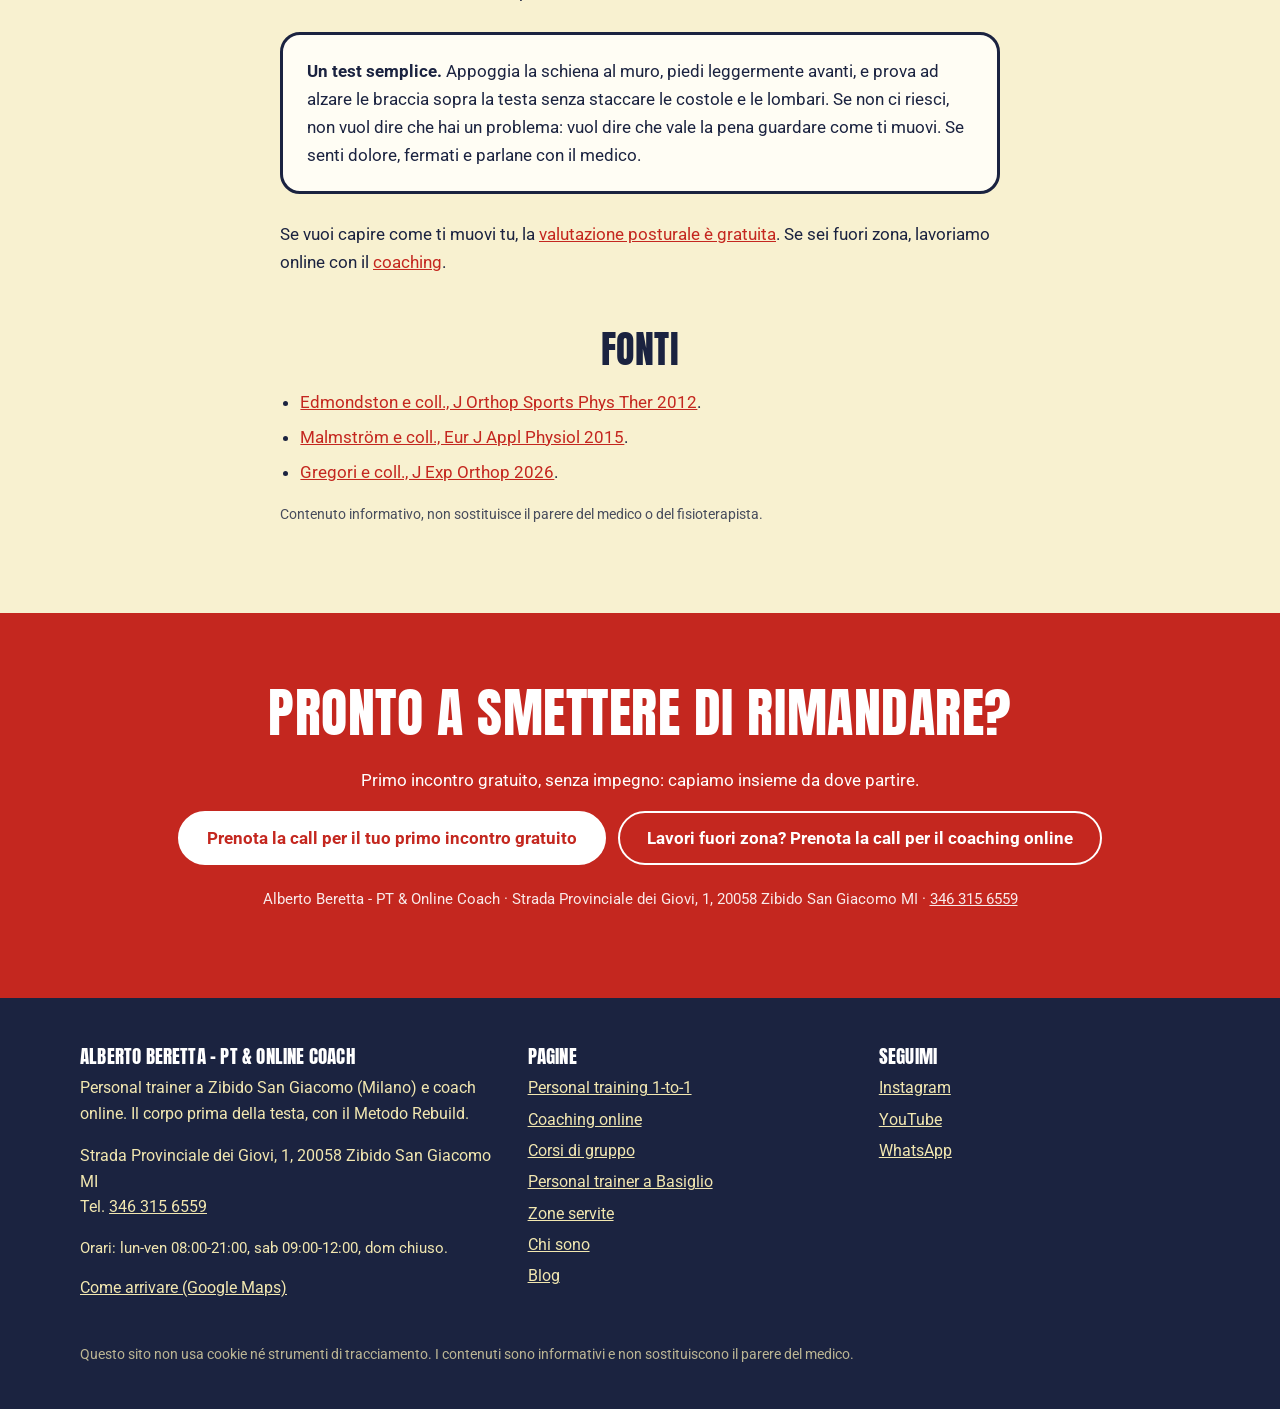
<file: blog/spalle-che-non-si-alzano-schiena-alta/index.html>
<!doctype html>
<html lang="it">
<head>
<meta charset="utf-8">
<meta name="viewport" content="width=device-width,initial-scale=1">
<title>Spalle che non si alzano? Guarda la schiena alta | Blog</title>
<meta name="description" content="Per alzare le braccia serve che la schiena alta si apra. Cosa dicono gli studi su postura curva e mobilit&agrave; della spalla, senza false promesse.">
<link rel="canonical" href="https://albertoberettapt-beep.github.io/blog/spalle-che-non-si-alzano-schiena-alta/">
<meta name="theme-color" content="#1B2340">
<meta property="og:type" content="article">
<meta property="og:locale" content="it_IT">
<meta property="og:site_name" content="Alberto Beretta - Personal Trainer">
<meta property="og:title" content="Spalle che non si alzano? Guarda la schiena alta | Blog">
<meta property="og:description" content="Per alzare le braccia serve che la schiena alta si apra. Cosa dicono gli studi su postura curva e mobilit&agrave; della spalla, senza false promesse.">
<meta property="og:url" content="https://albertoberettapt-beep.github.io/blog/spalle-che-non-si-alzano-schiena-alta/">
<meta property="og:image" content="https://albertoberettapt-beep.github.io/img/og.jpg">
<meta name="twitter:card" content="summary_large_image">
<link rel="icon" type="image/png" sizes="96x96" href="/img/logo-96.png">
<link rel="apple-touch-icon" href="/img/logo-180.png">
<link rel="preload" href="/fonts/anton-400.woff2" as="font" type="font/woff2" crossorigin>
<link rel="preload" href="/fonts/roboto-400.woff2" as="font" type="font/woff2" crossorigin>
<link rel="preload" href="/fonts/roboto-700.woff2" as="font" type="font/woff2" crossorigin>
<link rel="stylesheet" href="/css/style.css">
<script type="application/ld+json">{"@context":"https://schema.org","@type":"Article","headline":"Spalle che non si alzano? Guarda la schiena alta","datePublished":"2026-10-03","dateModified":"2026-10-03","author":{"@type":"Person","name":"Alberto Beretta","url":"https://albertoberettapt-beep.github.io/chi-sono/"},"image":"https://albertoberettapt-beep.github.io/img/og.jpg","mainEntityOfPage":"https://albertoberettapt-beep.github.io/blog/spalle-che-non-si-alzano-schiena-alta/"}</script>
</head>
<body>
<header class="top">
<div class="wrap">
<a class="brand" href="/"><img src="/img/logo-96.png" width="44" height="44" alt="Logo AB di Alberto Beretta, personal trainer"><span>Alberto Beretta</span></a>
<nav class="nav" aria-label="Principale">
<a href="/chi-sono/">Chi sono</a>
<a href="/blog/">Blog</a>
</nav>
<a class="btn" href="https://calendar.app.google/LnRXrri4bbH3p1468">Prenota la call</a>
</div>
</header>
<main id="main"><div class="page-hero"><div class="wrap">
<p class="crumbs"><a href="/">Home</a> &rsaquo; <a href="/blog/">Blog</a> &rsaquo; Spalle e schiena alta</p>
<h1>Spalle che non si alzano? Guarda la schiena alta</h1>
<p class="meta">Di Alberto Beretta &middot; 3 ottobre 2026</p>
</div></div>
<section><div class="wrap prose">
<p>Provi ad alzare le braccia sopra la testa e a un certo punto ti fermi: la spalla "tira", il collo si irrigidisce, il braccio non sale. La colpa, quasi sempre, la diamo alla spalla. In sala la prima cosa che guardo, però, è un'altra: <strong>la schiena alta</strong>.</p>
<h2>Per alzare le braccia la schiena deve aprirsi</h2>
<p>Quando il braccio sale sopra la testa, la parte alta della schiena (il tratto toracico) si estende. Uno studio con radiografie su 21 uomini sani ha misurato in media circa 13° di estensione, con differenze molto grandi da persona a persona (Edmondston e coll., JOSPT 2012). In pratica: <em>se la schiena alta non si apre, la spalla deve inventarsi qualcosa</em>.</p>
<h2>Con la schiena curva, il braccio sale meno e il collo lavora di più</h2>
<p>In uno studio su 12 giovani sani a cui è stata fatta assumere una postura curva, il braccio saliva circa 15° in meno e i muscoli di collo e spalla lavoravano di più (Malmström e coll., Eur J Appl Physiol 2015). Attenzione: era una postura curva indotta, non una cifosi vera, e il campione è piccolo. È un indizio, non una sentenza.</p>
<h2>Quanto conta davvero? Meno di quanto si dice</h2>
<p>Una revisione di 5 studi su 624 persone ha trovato che più la schiena è curva, in media, la spalla si alza un po' meno, ma l'effetto è piccolo (Gregori e coll., J Exp Orthop 2026). E un'altra cosa va detta chiara: <strong>non c'è la prova che la schiena curva "causi" il dolore alla spalla</strong>. La postura non è una condanna, e nessuno ti può promettere che un esercizio la "corregga" e ti tolga il dolore.</p>
<h2>E allora cosa faccio io in sala?</h2>
<p>Parto da come ti muovi. Lavoro sulla mobilità della schiena alta, sul rinforzo di ciò che serve per alzare il braccio con controllo e sulla tecnica degli esercizi di spinta e di tirata. Con i cue di sempre: "scapole insieme, petto in fuori". Non per rifarti la schiena, ma perché muoversi bene e allenarsi bene vanno insieme. A posto.</p>
<div class="callout"><strong>Un test semplice.</strong> Appoggia la schiena al muro, piedi leggermente avanti, e prova ad alzare le braccia sopra la testa senza staccare le costole e le lombari. Se non ci riesci, non vuol dire che hai un problema: vuol dire che vale la pena guardare come ti muovi. Se senti dolore, fermati e parlane con il medico.</div>
<p>Se vuoi capire come ti muovi tu, la <a href="/personal-training-zibido-san-giacomo/">valutazione posturale è gratuita</a>. Se sei fuori zona, lavoriamo online con il <a href="/coaching-online/">coaching</a>.</p>
<h2>Fonti</h2>
<ul>
<li><a href="https://pubmed.ncbi.nlm.nih.gov/22523094/" rel="noopener">Edmondston e coll., J Orthop Sports Phys Ther 2012</a>.</li>
<li><a href="https://pubmed.ncbi.nlm.nih.gov/26429723/" rel="noopener">Malmström e coll., Eur J Appl Physiol 2015</a>.</li>
<li><a href="https://doi.org/10.1002/jeo2.70604" rel="noopener">Gregori e coll., J Exp Orthop 2026</a>.</li>
</ul>
<p class="note">Contenuto informativo, non sostituisce il parere del medico o del fisioterapista.</p>
</div></section>

<section class="final"><div class="wrap">
<h2>Pronto a smettere di rimandare?</h2>
<p>Primo incontro gratuito, senza impegno: capiamo insieme da dove partire.</p>
<div class="cta-row" style="justify-content:center"><a class="btn" href="https://calendar.app.google/LnRXrri4bbH3p1468">Prenota la call per il tuo primo incontro gratuito</a><a class="btn line" href="https://calendar.app.google/tRXcow6td5LZGSv19">Lavori fuori zona? Prenota la call per il coaching online</a></div>
<p class="nap">Alberto Beretta - PT &amp; Online Coach &middot; Strada Provinciale dei Giovi, 1, 20058 Zibido San Giacomo MI &middot; <a href="tel:+393463156559">346 315 6559</a></p>
</div></section></main>
<footer>
<div class="wrap">
<div class="cols">
<div>
<h3>Alberto Beretta - PT &amp; Online Coach</h3>
<p>Personal trainer a Zibido San Giacomo (Milano) e coach online. Il corpo prima della testa, con il Metodo Rebuild.</p>
<p>Strada Provinciale dei Giovi, 1, 20058 Zibido San Giacomo MI<br>Tel. <a href="tel:+393463156559">346 315 6559</a></p>
<p class="hours">Orari: lun-ven 08:00-21:00, sab 09:00-12:00, dom chiuso.</p>
<p><a href="https://www.google.com/maps/dir/?api=1&destination=Strada+Provinciale+dei+Giovi+1+20058+Zibido+San+Giacomo">Come arrivare (Google Maps)</a></p>
</div>
<div>
<h3>Pagine</h3>
<ul>
<li><a href="/personal-training-zibido-san-giacomo/">Personal training 1-to-1</a></li>
<li><a href="/coaching-online/">Coaching online</a></li>
<li><a href="/corsi-di-gruppo-zibido-san-giacomo/">Corsi di gruppo</a></li>
<li><a href="/personal-trainer-basiglio/">Personal trainer a Basiglio</a></li>
<li><a href="/zone-servite/">Zone servite</a></li>
<li><a href="/chi-sono/">Chi sono</a></li>
<li><a href="/blog/">Blog</a></li>
</ul>
</div>
<div>
<h3>Seguimi</h3>
<ul>
<li><a href="https://www.instagram.com/alberto.beretta.pt/" rel="noopener">Instagram</a></li>
<li><a href="https://www.youtube.com/@AlbertoBerettaPT" rel="noopener">YouTube</a></li>
<li><a href="https://wa.me/393463156559?text=Ciao%21%20Vorrei%20prenotare%20il%20mio%20primo%20incontro%20gratuito" rel="noopener">WhatsApp</a></li>
</ul>
</div>
</div>
<p class="small">Questo sito non usa cookie né strumenti di tracciamento. I contenuti sono informativi e non sostituiscono il parere del medico.</p>
</div>
</footer>
</body>
</html>
</file>
<file: css/style.css>
@font-face{font-family:Anton;src:url(../fonts/anton-400.woff2) format("woff2");font-weight:400;font-display:block}
@font-face{font-family:Roboto;src:url(../fonts/roboto-400.woff2) format("woff2");font-weight:400;font-display:optional}
@font-face{font-family:Roboto;src:url(../fonts/roboto-700.woff2) format("woff2");font-weight:700;font-display:optional}
:root{--blu:#1B2340;--rosso:#C4271F;--panna:#F2E7B0;--panna-2:#F8F1D0;--bianco:#FFFDF4;--max:1160px}
*{box-sizing:border-box}
html{scroll-behavior:smooth}
body{margin:0;font-family:Roboto,Arial,sans-serif;font-size:1.0625rem;line-height:1.65;color:var(--blu);background:var(--panna-2)}
img{max-width:100%;height:auto;display:block}
a{color:var(--rosso)}
a:focus-visible,summary:focus-visible{outline:3px solid var(--rosso);outline-offset:3px}
.wrap{max-width:var(--max);margin:0 auto;padding:0 20px}
.sr{position:absolute;width:1px;height:1px;overflow:hidden;clip:rect(0 0 0 0);white-space:nowrap}
h1,h2,h3{font-family:Anton,Impact,sans-serif;font-weight:400;text-transform:uppercase;line-height:1;letter-spacing:.01em;margin:0 0 .5em}
h2{font-size:clamp(2rem,5vw,3.4rem)}
h3{font-size:1.5rem}
p{margin:0 0 1em}
/* header */
.top{background:var(--panna-2);position:sticky;top:0;z-index:20;border-bottom:2px solid var(--blu)}
.top .wrap{display:flex;align-items:center;gap:20px;padding-top:10px;padding-bottom:10px}
.brand{display:flex;align-items:center;gap:10px;text-decoration:none;color:var(--blu);font-family:Anton,sans-serif;text-transform:uppercase;font-size:1.15rem;line-height:1}
.brand img{border-radius:10px}
.nav{margin-left:auto;display:flex;flex-wrap:wrap;gap:6px 22px;align-items:center}
.nav a{color:var(--blu);text-decoration:none;font-weight:700;font-size:.95rem}
.nav a:hover{color:var(--rosso)}
.btn{display:inline-block;background:var(--rosso);color:#fff!important;text-decoration:none;font-weight:700;padding:.85em 1.6em;border-radius:999px;border:2px solid var(--rosso);transition:transform .15s}
.btn:hover{transform:translateY(-2px)}
.btn.line{background:transparent;color:var(--blu)!important;border-color:var(--blu)}
.btn.dark{background:var(--blu);border-color:var(--blu)}
/* hero */
.hero{position:relative;overflow:hidden;min-height:calc(100svh - 82px);display:flex;align-items:center;justify-content:center;text-align:center;background:var(--blu)}
.hero::after{content:"";position:absolute;inset:0;background:linear-gradient(180deg,rgba(27,35,64,.55) 0%,rgba(27,35,64,.78) 100%)}
.hero-bg{position:absolute;inset:0;width:100%;height:100%;object-fit:cover;object-position:50% 20%}
.hero-in{position:relative;z-index:2;padding-top:40px;padding-bottom:40px;display:flex;flex-direction:column;align-items:center}
.hero h1{font-size:clamp(2.7rem,7.2vw,6.2rem);line-height:.95;margin:0 0 .4em;color:#fff}
.hero h1 span{display:block}
.hero h1 .r{color:var(--panna)}
.hero-copy{max-width:640px;color:#fff}
.hero-copy p{font-size:1.2rem}
.hero .cta-row{justify-content:center}
.hero .note{margin-top:14px}
.hero .btn.line{color:#fff!important;border-color:#fff}.cta-row{display:flex;flex-wrap:wrap;gap:12px;margin-top:6px}
.note{font-size:.9rem;opacity:.8}/* sections */
section{padding:72px 0}
.ghost-wrap{position:relative}
.ghost-wrap::after{content:attr(data-ghost);position:absolute;right:20px;top:-.12em;font-family:Anton,sans-serif;font-size:clamp(5rem,20vw,16rem);line-height:1;text-transform:uppercase;color:rgba(27,35,64,.07);pointer-events:none;user-select:none}
.cards{display:grid;grid-template-columns:repeat(3,1fr);gap:20px;margin-top:28px}
.card{position:relative;overflow:hidden;isolation:isolate;border-radius:26px;padding:28px;display:flex;flex-direction:column;min-height:430px;text-decoration:none;color:#fff;border:3px solid var(--blu);transition:transform .15s}
.card:hover{transform:translateY(-5px)}
.card .n{font-family:Anton,sans-serif;font-size:4.5rem;line-height:1;opacity:.9}
.card h2,.card h3{margin-top:auto;font-size:clamp(1.6rem,2.4vw,2.1rem)}
.card p{margin:0 0 14px}
.card .go{font-weight:700;text-decoration:underline;color:var(--panna)}.card .go::after{content:"";position:absolute;inset:0;z-index:1}.card p{font-size:.98rem}
.bg{position:absolute;inset:0;width:100%;height:100%;object-fit:cover;z-index:-2}
.card::before,.step::before{content:"";position:absolute;inset:0;z-index:-1}
.c1::before{background:linear-gradient(180deg,rgba(27,35,64,.35),rgba(27,35,64,.9))}
.c2::before{background:linear-gradient(180deg,rgba(196,39,31,.35),rgba(150,25,20,.92))}
.c3::before{background:linear-gradient(180deg,rgba(27,35,64,.3),rgba(27,35,64,.9))}
.card .n,.card .go{color:var(--panna)}
.c1{background:var(--blu)}
.c2{background:var(--rosso)}
.c3{background:var(--blu)}
.steps{display:grid;grid-template-columns:repeat(3,1fr);gap:28px;margin-top:30px}
.step{position:relative;overflow:hidden;isolation:isolate;background:var(--blu);border:3px solid var(--panna);border-radius:22px;padding:24px;min-height:300px;color:#fff;display:flex;flex-direction:column;justify-content:flex-end}
.step::before{background:linear-gradient(180deg,rgba(27,35,64,.45),rgba(27,35,64,.92))}
.step b{font-family:Anton,sans-serif;font-size:2.4rem;color:var(--panna);display:block;line-height:1;font-weight:400}
.split{display:grid;grid-template-columns:1fr 1fr;gap:44px;align-items:center}
.split img{border-radius:28px;border:6px solid var(--blu)}
.band{background:var(--blu);color:var(--panna)}
.band h2,.band>.wrap>h3{color:var(--panna)}
.band a{color:var(--panna)}
.chips{display:flex;flex-wrap:wrap;gap:10px;padding:0;margin:18px 0;list-style:none}
.chips li a,.chips li span{display:block;border:2px solid var(--panna);border-radius:999px;padding:.4em 1.1em;font-weight:700;text-decoration:none}
.chips li a:hover{background:var(--panna);color:var(--blu)}
.quotes{display:grid;grid-template-columns:repeat(3,1fr);gap:20px;margin-top:26px}
blockquote{margin:0;background:var(--bianco);border-left:8px solid var(--rosso);border-radius:0 20px 20px 0;padding:22px 24px;font-size:1.02rem}
blockquote cite{display:block;margin-top:10px;font-style:normal;font-weight:700;font-size:.9rem}
details{background:var(--bianco);border:3px solid var(--blu);border-radius:16px;margin:0 0 12px;max-width:820px}
summary{cursor:pointer;font-weight:700;padding:16px 52px 16px 20px;position:relative;list-style:none}
summary::-webkit-details-marker{display:none}
summary::after{content:"+";position:absolute;right:20px;top:8px;font-family:Anton,sans-serif;font-size:1.8rem;color:var(--rosso)}
details[open] summary::after{content:"\2013"}
details p{padding:0 20px 18px;margin:0}
.final{background:var(--rosso);color:#fff;text-align:center}
.final h2{color:#fff}
.final .btn{background:#fff;color:var(--rosso)!important;border-color:#fff}
.final .btn.line{background:transparent;color:#fff!important}
.step h3{color:#fff}
/* inner pages */
.page-hero{background:var(--panna);padding:56px 0 40px;border-bottom:3px solid var(--blu)}
.page-hero h1{font-size:clamp(2.4rem,8vw,6rem);line-height:.95;margin:0 0 .35em}
.page-hero p{max-width:60ch;font-size:1.15rem}
.crumbs{font-size:.9rem;margin-bottom:14px}
.crumbs a{color:var(--blu)}
.prose{max-width:760px}
.prose h2{font-size:clamp(1.7rem,4vw,2.4rem);margin-top:1.4em}
.prose ul{padding-left:1.2em}
.prose li{margin-bottom:.4em}
.callout{background:var(--bianco);border:3px solid var(--blu);border-radius:20px;padding:22px 24px;margin:26px 0}
.postlist{display:grid;gap:18px;margin-top:20px}
.post{display:block;background:var(--bianco);border:3px solid var(--blu);border-radius:20px;padding:22px 24px;text-decoration:none;color:inherit}
.post:hover{border-color:var(--rosso)}
.post h2{font-size:1.9rem;margin:0 0 .3em}
.meta{font-size:.9rem;opacity:.75}
footer{background:var(--blu);color:var(--panna);padding:48px 0 30px;font-size:.98rem}
footer a{color:var(--panna)}
footer .cols{display:grid;grid-template-columns:1.3fr 1fr 1fr;gap:30px}
footer h3{color:#fff;font-size:1.2rem}
footer ul{list-style:none;padding:0;margin:0}
footer li{margin-bottom:.35em}
.small{font-size:.85rem;opacity:.75;margin-top:26px}
@media(max-width:820px){
 .hero-grid,.split,.cards,.steps,.quotes,footer .cols{grid-template-columns:1fr}
 .hero{min-height:calc(100svh - 70px)}
 .nav{display:none}
 .top .wrap{justify-content:space-between}
 section{padding:52px 0}
 .card{min-height:260px}
}
@media(prefers-reduced-motion:reduce){*{transition:none!important;scroll-behavior:auto!important}}
.gmap{margin-top:30px}.gmap iframe{display:block}
.reviews{columns:3 300px;column-gap:20px;margin-top:26px}.reviews figure{margin:0 0 20px;break-inside:avoid}.reviews img{width:100%;height:auto;background:#fff;border:3px solid var(--blu);border-radius:20px}
.nap{font-size:.92rem;opacity:.9;margin-top:10px}.nap a{color:inherit}.hours{font-size:.92rem}.hero-copy a{color:var(--panna)}.gmap{margin-top:30px}.gmap iframe{display:block;border:3px solid var(--blu);border-radius:20px;width:100%}.gmap p{margin:12px 0 0}

.btn{text-align:center;line-height:1.25}.top .btn{padding:.7em 1.3em;white-space:nowrap}@media(max-width:820px){.top .btn{font-size:.9rem;padding:.65em 1.1em}.brand span{font-size:1.05rem}}

.nap a{white-space:nowrap}

.hero-short{min-height:0}.hero-short .hero-in{padding-top:36px;padding-bottom:30px}.hero-short h1{font-size:clamp(2.3rem,6.4vw,4.6rem)}.results{padding-top:44px}.ba-grid{display:grid;grid-template-columns:repeat(3,1fr);gap:20px;margin-top:22px}.ba{border:3px solid var(--blu);border-radius:20px;overflow:hidden;background:var(--bianco)}.ba .pair{display:grid;grid-template-columns:1fr 1fr;gap:3px;background:var(--blu)}.ba figure{position:relative;margin:0}.ba img{width:100%;height:auto;display:block}.ba .tag{position:absolute;left:8px;bottom:8px;background:var(--panna);color:var(--blu);font-weight:700;font-size:.78rem;padding:.15em .65em;border-radius:99px}.ba .cap{margin:0;padding:10px 14px;font-weight:700}@media(max-width:820px){.ba-grid{grid-template-columns:1fr}.hero-short .hero-in{padding-top:26px;padding-bottom:22px}}

.hero-short .note{font-size:.88rem;margin-top:10px;opacity:.9}.hero-short .cta-row{margin-top:2px}.hero-short .hero-in{padding-top:28px;padding-bottom:22px}

.ghost-wrap>.lead{max-width:62ch;position:relative;z-index:1}
.card{min-height:520px}
.c1::before{background:linear-gradient(180deg,rgba(27,35,64,0) 0%,rgba(27,35,64,0) 36%,rgba(27,35,64,.93) 70%)}
.c2::before{background:linear-gradient(180deg,rgba(196,39,31,0) 0%,rgba(196,39,31,0) 36%,rgba(150,25,20,.94) 70%)}
.c3::before{background:linear-gradient(180deg,rgba(27,35,64,0) 0%,rgba(27,35,64,0) 36%,rgba(27,35,64,.93) 70%)}
.card .n{position:absolute;top:14px;left:20px;font-size:3rem;text-shadow:0 2px 8px rgba(0,0,0,.5)}
.step{min-height:300px}
.step::before{background:linear-gradient(180deg,rgba(27,35,64,0) 0%,rgba(27,35,64,0) 34%,rgba(27,35,64,.94) 68%)}
img.bg[src*="valutazione-posturale"]{object-position:22% 20%!important}
img.bg[src*="programma-su-misura"]{object-position:55% 0!important}
img.bg[src*="personal-trainer-zibido-san-giacomo-allenamento"]{object-position:40% 0!important}
.step img.bg[src*="leg-press"]{object-position:50% 0!important}
.card img.bg[src*="leg-press"]{object-position:50% 20%!important}
.card img.bg[src*="app-allenamento"]{object-position:100% 50%!important}
.card img.bg[src*="follow-up"]{object-position:62% 0!important}
.card img.bg[src*="personal-training-1to1"]{object-position:28% 0!important}
.card img.bg[src*="corsi-di-gruppo"]{object-position:50% 100%!important}
.hero-short{min-height:520px;align-items:flex-end}.hero-short h1{font-size:clamp(2rem,5vw,3.6rem)}
.hero-short::after{background:linear-gradient(180deg,rgba(27,35,64,0) 0%,rgba(27,35,64,.05) 40%,rgba(27,35,64,.9) 72%)}
.hero-short .hero-bg{object-position:50% 0!important}
@media(max-width:820px){.card{min-height:470px}.step{min-height:290px}.hero-short{min-height:560px}}
.cards.tall .card{min-height:540px}
.cards.tall .c1::before,.cards.tall .c3::before{background:linear-gradient(180deg,rgba(27,35,64,0) 0%,rgba(27,35,64,0) 42%,rgba(27,35,64,.94) 66%)}
.cards.tall .c2::before{background:linear-gradient(180deg,rgba(196,39,31,0) 0%,rgba(196,39,31,0) 42%,rgba(150,25,20,.95) 66%)}
@media(max-width:820px){.cards.tall .card{min-height:520px}}
.cards.tall .card img.bg[src*="corsi-di-gruppo"]{top:auto!important;bottom:40%;height:960px;object-position:50% 50%!important}
.cards.tall .c3::before{background:linear-gradient(180deg,rgba(27,35,64,0) 0%,rgba(27,35,64,0) 46%,rgba(27,35,64,.97) 62%)}
.cards.tall .card img.bg[src*="corsi-di-gruppo"]{-webkit-mask-image:linear-gradient(180deg,#000 70%,transparent 100%);mask-image:linear-gradient(180deg,#000 70%,transparent 100%)}
.hero-home{min-height:clamp(440px,34vw,620px)}
.hero-home .hero-bg{object-position:50% 34%!important}
.hero-home .hero-copy{max-width:980px}
.hero-home h1 span{display:inline}
.hero-home h1 span+span{margin-left:.25em}
@media(max-width:820px){.hero-home .hero-bg{object-position:50% 0!important}.hero-home{min-height:620px}.hero-home h1 span{display:block;margin-left:0!important}}
.cover{margin:0 0 28px}
.cover img{width:100%;height:auto;display:block;border-radius:18px;border:3px solid var(--blu)}

.eyebrow{display:inline-block;background:var(--panna);color:var(--blu);font-weight:700;font-size:.8rem;letter-spacing:.06em;text-transform:uppercase;padding:.35em 1em;border-radius:999px;margin:0 0 12px}
.hero-short{min-height:max(640px,calc(100svh - 70px))}
.hero-short .hero-in{padding-top:20px;padding-bottom:22px}
.hero-short h1{font-size:clamp(1.9rem,4vw,2.9rem);max-width:none;margin-bottom:.4em}
.hero-short::after{background:linear-gradient(180deg,rgba(27,35,64,0) 0%,rgba(27,35,64,0) 30%,rgba(27,35,64,.9) 58%)}
.hero-short .hero-copy{max-width:860px}
.hero-short .lead-sub{font-size:1.05rem;margin:0 auto 14px;max-width:760px}
.hero-short .note{margin-top:8px}
.hero-short .proof{margin:8px 0 0;font-size:.95rem}
.hero-short .proof a{color:var(--panna);text-decoration:none;font-weight:700}
.hero-short .proof a:hover{text-decoration:underline}
@media(max-width:820px){.hero-short{min-height:max(700px,calc(100svh - 65px))}.hero-short h1{font-size:clamp(1.7rem,7.6vw,2.2rem)}.hero-short .lead-sub{font-size:.98rem}.hero-short::after{background:linear-gradient(180deg,rgba(27,35,64,0) 0%,rgba(27,35,64,0) 34%,rgba(27,35,64,.92) 58%)}}
section .wrap>h2,.band .sub-h{text-align:center}
.final .wrap{text-align:center}
.lead{font-size:1.15rem;margin:-.2em 0 0;max-width:62ch}
.cta-row{justify-content:center}
.steps+.cta-row,.ba-grid+.cta-row{margin-top:30px}
.steps.on-light .step{border-color:var(--blu)}
.step img.bg[src*="personal-training-1to1"]{object-position:28% 0!important}
.step img.bg[src*="fitactive-zibido-san-giacomo-ingresso"]{object-position:50% 0!important}
.xlist,.vlist{list-style:none;padding:0;margin:18px auto 0;max-width:820px}
.xlist li,.vlist li{padding:0 0 12px}
.xlist li::before,.vlist li::before{display:inline-block;margin-right:.5em;font-family:Anton,sans-serif;font-size:1.4rem;line-height:1;vertical-align:-.12em}
.xlist li::before{content:"\00D7";color:#ff7a70}
.vlist li::before{content:"\2713";color:var(--panna)}
.band .sub-h{font-size:clamp(1.6rem,4vw,2.4rem);margin-top:1.4em}
details{margin-left:auto;margin-right:auto}
.ba{display:flex;flex-direction:column}
.ba .cap{text-align:center;padding:12px 14px 6px}
.acomment,.greview{margin:6px 14px 16px;padding:12px 14px;border-radius:14px;font-size:.95rem;line-height:1.5}
.acomment{background:var(--panna)}
.acomment .alab{display:block;font-weight:700;font-size:.76rem;text-transform:uppercase;letter-spacing:.06em;margin-bottom:4px;color:var(--rosso)}
.acomment p,.greview p{margin:0}
.greview{background:#fff;border:1px solid #dadce0;color:#3c4043}
.greview p{font-size:.92rem}
.ghead{display:flex;align-items:center;justify-content:flex-start;gap:8px;font-weight:700;font-size:.85rem;margin-bottom:2px}
.gstars{color:#FBBC04;letter-spacing:2px;font-size:1.05rem;margin-bottom:6px}
.cards.tall .card img.bg[src*="app-allenamento"]{width:100%;height:62%;top:0;left:0;right:auto;bottom:auto;transform:none;object-fit:cover;object-position:50% 50%!important}
.final .ps{max-width:640px;margin:26px auto 0;background:rgba(255,255,255,.12);border-radius:20px;padding:18px 22px;text-align:center}
.final .ps p{margin:0 0 .6em}
.final .ps p:last-child{margin:0}
.final .nap{margin-top:22px}
.ba .acomment{margin-top:auto;margin-bottom:auto}
.cards.tall .card img.bg[src*="leg-press"]{object-position:15% 10%!important}

.alt-sec .wrap>p{max-width:62ch;margin-left:auto;margin-right:auto}
.alt-sec .cta-row{margin-top:18px}
.cta-row+.note{text-align:center}
.ba-grid{align-items:start}
.ba .acomment{margin-top:6px;margin-bottom:16px}
.hero-short .hero-bg[src*="personal-trainer"]{object-position:50% 30%!important}
.video{position:relative;max-width:860px;margin:22px auto 0;aspect-ratio:16/9;border-radius:22px;overflow:hidden;border:3px solid var(--blu);background:var(--blu)}
.video img,.video iframe,.video .vplay{position:absolute;inset:0;width:100%;height:100%;border:0}
.video .vplay{padding:0;background:none;cursor:pointer;border:0}
.video img{object-fit:cover;object-position:50% 20%}
.video .vplay::before{content:"";position:absolute;inset:0;background:linear-gradient(180deg,rgba(27,35,64,.05),rgba(27,35,64,.45))}
.video .pbtn{position:absolute;left:50%;top:50%;width:84px;height:84px;margin:-42px 0 0 -42px;border-radius:50%;background:var(--rosso);box-shadow:0 6px 24px rgba(0,0,0,.35);transition:transform .15s}
.video .pbtn::after{content:"";position:absolute;left:50%;top:50%;margin:-14px 0 0 -9px;border-style:solid;border-width:14px 0 14px 24px;border-color:transparent transparent transparent #fff}
.video .vplay:hover .pbtn{transform:scale(1.08)}
.vsl .cta-row{margin-top:26px}
.vsl .note{text-align:center}
.hero-short .nap{font-size:.82rem;margin:10px 0 0;opacity:.9}
.gmaplink{text-align:center}
.cards.long .card{min-height:680px}
.cards.long .card img.bg{top:0!important;bottom:auto!important;left:0!important;right:auto!important;width:100%!important;max-width:none!important;height:42%!important;transform:none!important;object-fit:cover!important;-webkit-mask-image:none!important;mask-image:none!important}
.cards.long .card img.bg[src*="corsi-di-gruppo"]{object-position:50% 62%!important}
.cards.long .card img.bg[src*="app-allenamento"]{object-position:50% 50%!important}
.cards.long .c1::before,.cards.long .c3::before{background:linear-gradient(180deg,rgba(27,35,64,0) 0%,rgba(27,35,64,0) 34%,rgba(27,35,64,.97) 44%)!important}
.cards.long .c2::before{background:linear-gradient(180deg,rgba(150,25,20,0) 0%,rgba(150,25,20,0) 34%,rgba(150,25,20,.97) 44%)!important}
@media(max-width:820px){.cards.long .card{min-height:660px}}
.vlist.on-light li::before{color:#1e8e4a}
.xlist.on-light li::before{color:var(--rosso)}
.cards.long .card{min-height:0!important;padding:0!important;justify-content:flex-start!important;background:var(--blu)}
.cards.long .c2{background:#961914}
.cards.long .card::before{display:none!important}
.cards.long .card img.bg{position:static!important;z-index:auto!important;width:100%!important;height:230px!important;flex:none}
.cards.long .card h3{padding:16px 20px 0;margin:0 0 8px;font-size:1.45rem;line-height:1.1}
.cards.long .card p{padding:0 20px 20px;margin:0;font-size:.9rem;line-height:1.45}
.cards.long .card .n{top:10px;left:16px;font-size:2.4rem}
@media(max-width:820px){.cards.long .card{min-height:0!important}}
.vlist.on-light li::before{color:#16803c;font-size:1.6rem;text-shadow:0 0 0 #16803c}
@media(max-width:820px){.eb-d{display:none}}

/* steps con foto in alto, ben visibile */
.steps.fotoalto .step{min-height:0;justify-content:flex-start;padding:244px 22px 22px}
.steps.fotoalto .step::before{display:none}
.steps.fotoalto .step img.bg{position:absolute;top:0;left:0;width:100%;height:220px;object-fit:cover;z-index:0}
.steps.fotoalto .step img.bg[src*="ingresso"]{object-position:50% 12%!important}
.steps.fotoalto .step img.bg[src*="valutazione-posturale"]{object-position:30% 30%!important}
.steps.fotoalto .step img.bg[src*="leg-press"]{object-position:42% 52%!important}
.steps.fotoalto .step>*:not(img){position:relative;z-index:1}
.steps.fotoalto .step,.steps.fotoalto.on-light .step{border:0}
/* steps con foto in alto: card piu' chiara dello sfondo + sfumatura foto->card */
.steps.fotoalto .step{background:#2b3768}
.steps.fotoalto .step::before{display:block;inset:auto;top:0;left:0;right:0;height:221px;z-index:1;background:linear-gradient(180deg,rgba(43,55,104,0) 45%,rgba(43,55,104,.75) 80%,#2b3768 100%)}
/* prove sociali home: sfondo caldo, non bianco */
body:has(.fotoalto) .ba{background:var(--panna-2)}
body:has(.fotoalto) .ba .acomment{background:var(--panna);border:1px solid rgba(27,35,64,.18)}

/* hero mobile: foto intera e nitida sopra, testo sotto (niente zoom/sgranatura, faccia sempre visibile) */
@media(max-width:820px){
.hero.hero-short{display:block;min-height:0;text-align:center}
.hero.hero-short::after{display:none}
.hero.hero-short .hero-bg{position:relative;inset:auto;display:block;width:100%;height:auto;aspect-ratio:1/1;object-fit:cover;object-position:50% 0!important;-webkit-mask-image:linear-gradient(180deg,#000 72%,transparent 100%);mask-image:linear-gradient(180deg,#000 72%,transparent 100%)}
.hero.hero-short .hero-in{margin-top:-56px;padding-top:0;padding-bottom:26px}
}
@media(max-width:820px){.hero.hero-short .eyebrow{font-size:.68rem;padding:.3em .9em;margin-bottom:10px}}

/* hero desktop: testo a sinistra, foto nitida a destra (niente ingrandimento sgranato) */
@media(min-width:821px){
.hero.hero-short{display:grid;grid-template-columns:minmax(0,1.08fr) minmax(0,.92fr);min-height:0;text-align:left;align-items:stretch;justify-content:stretch}
.hero.hero-short::after{display:none}
.hero.hero-short .hero-bg{position:relative;inset:auto;grid-column:2;grid-row:1;width:100%;height:100%;min-height:560px;max-height:760px;object-fit:cover;object-position:50% 10%!important;-webkit-mask-image:linear-gradient(90deg,transparent 0,#000 24%);mask-image:linear-gradient(90deg,transparent 0,#000 24%)}
.hero.hero-short .hero-in{grid-column:1;grid-row:1;align-items:flex-start;justify-content:center;margin:0;max-width:none;padding:44px 28px 44px max(24px,calc((100vw - 1100px)/2));z-index:2}
.hero.hero-short .hero-copy{margin:0;max-width:600px}
.hero.hero-short .lead-sub{margin-left:0;margin-right:0}
.hero.hero-short .cta-row{justify-content:flex-start}
.hero.hero-short h1{font-size:clamp(2rem,3.4vw,3.1rem)}
}
@media(min-width:821px){.hero.hero-short .note{text-align:left}}
</file>
